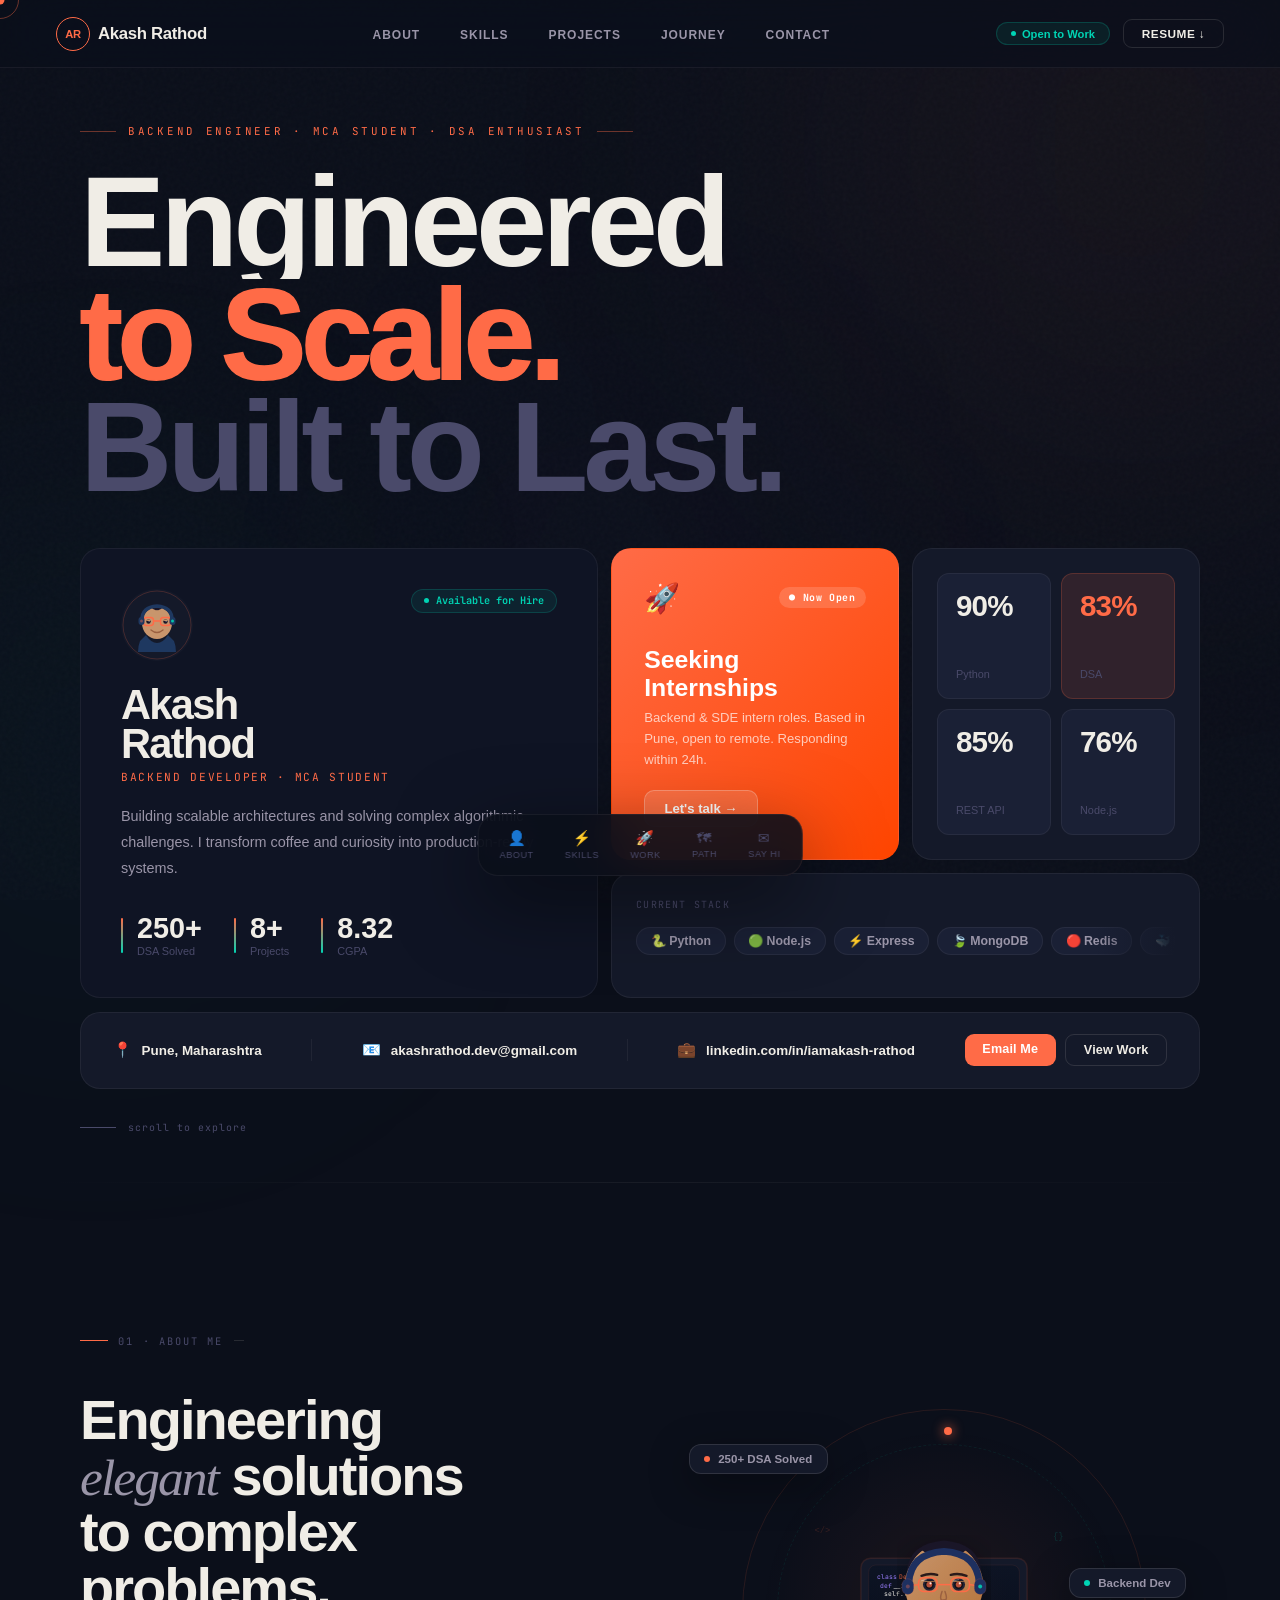
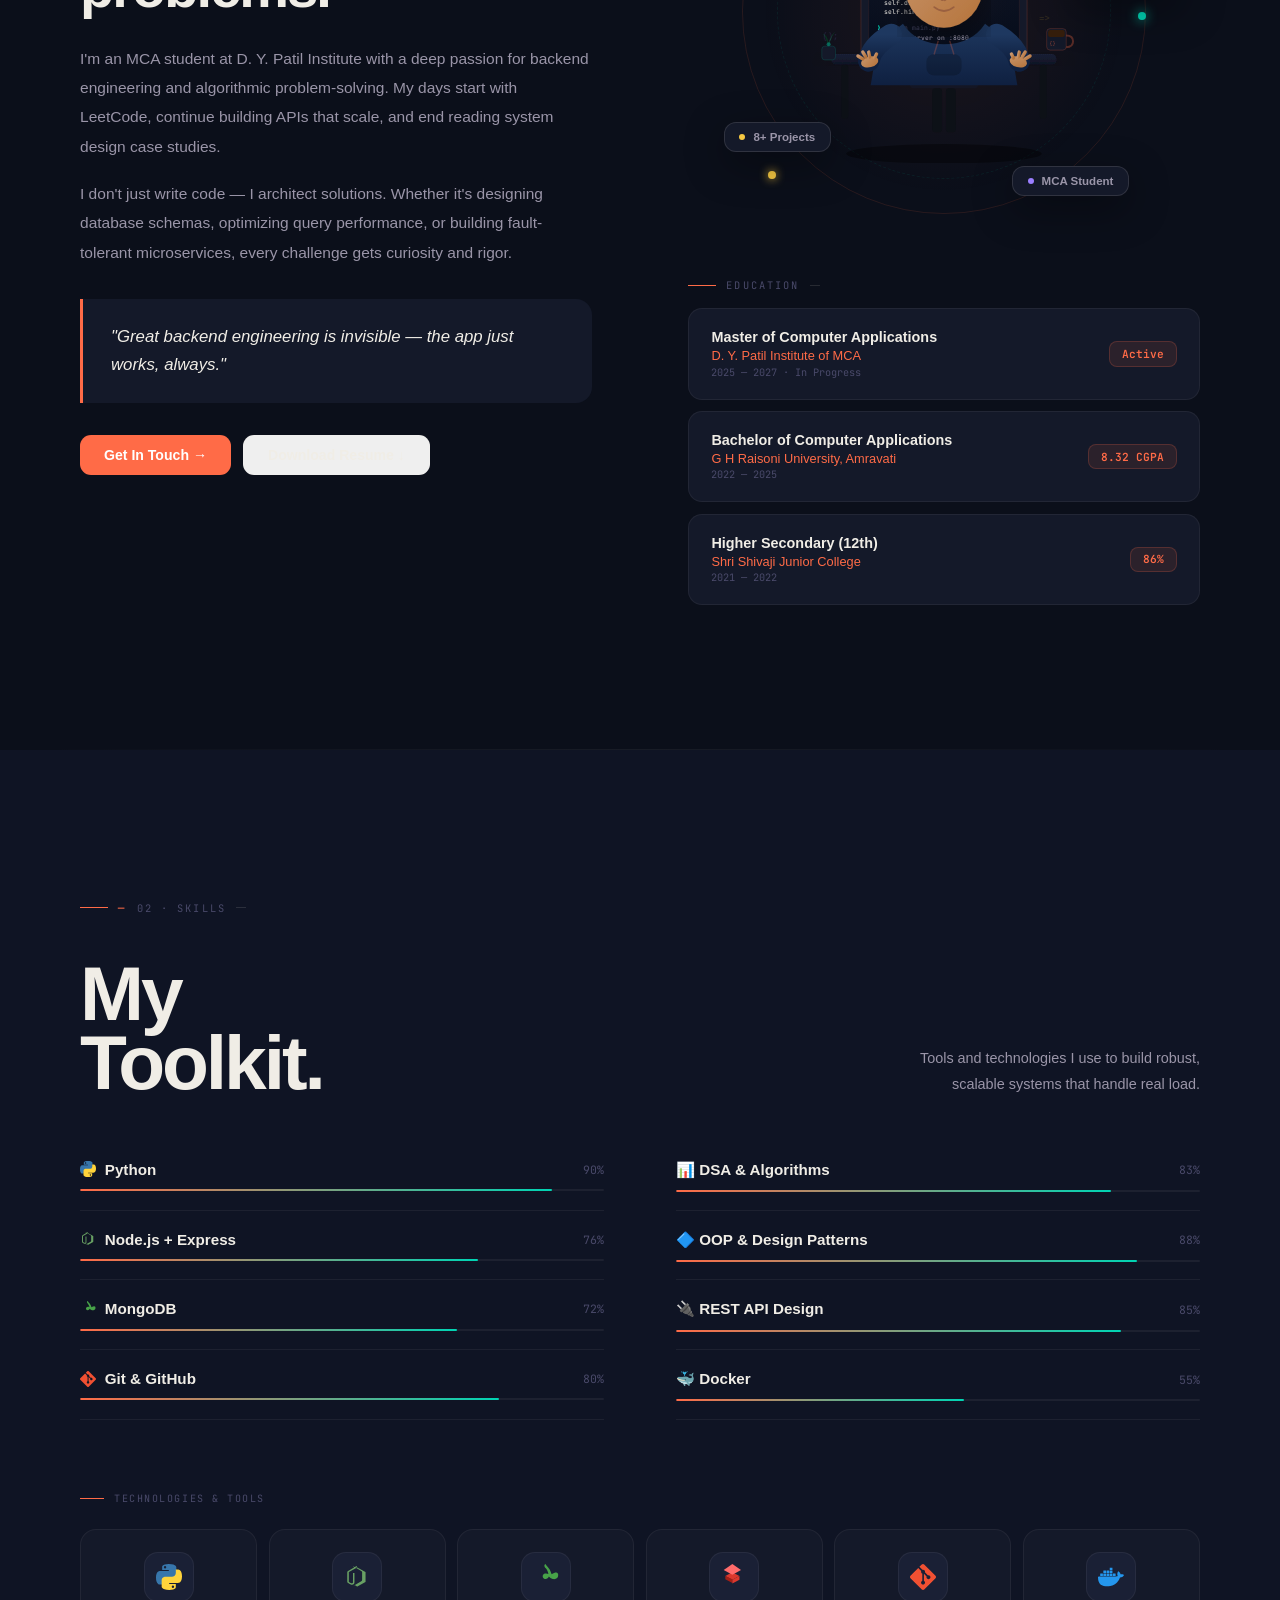
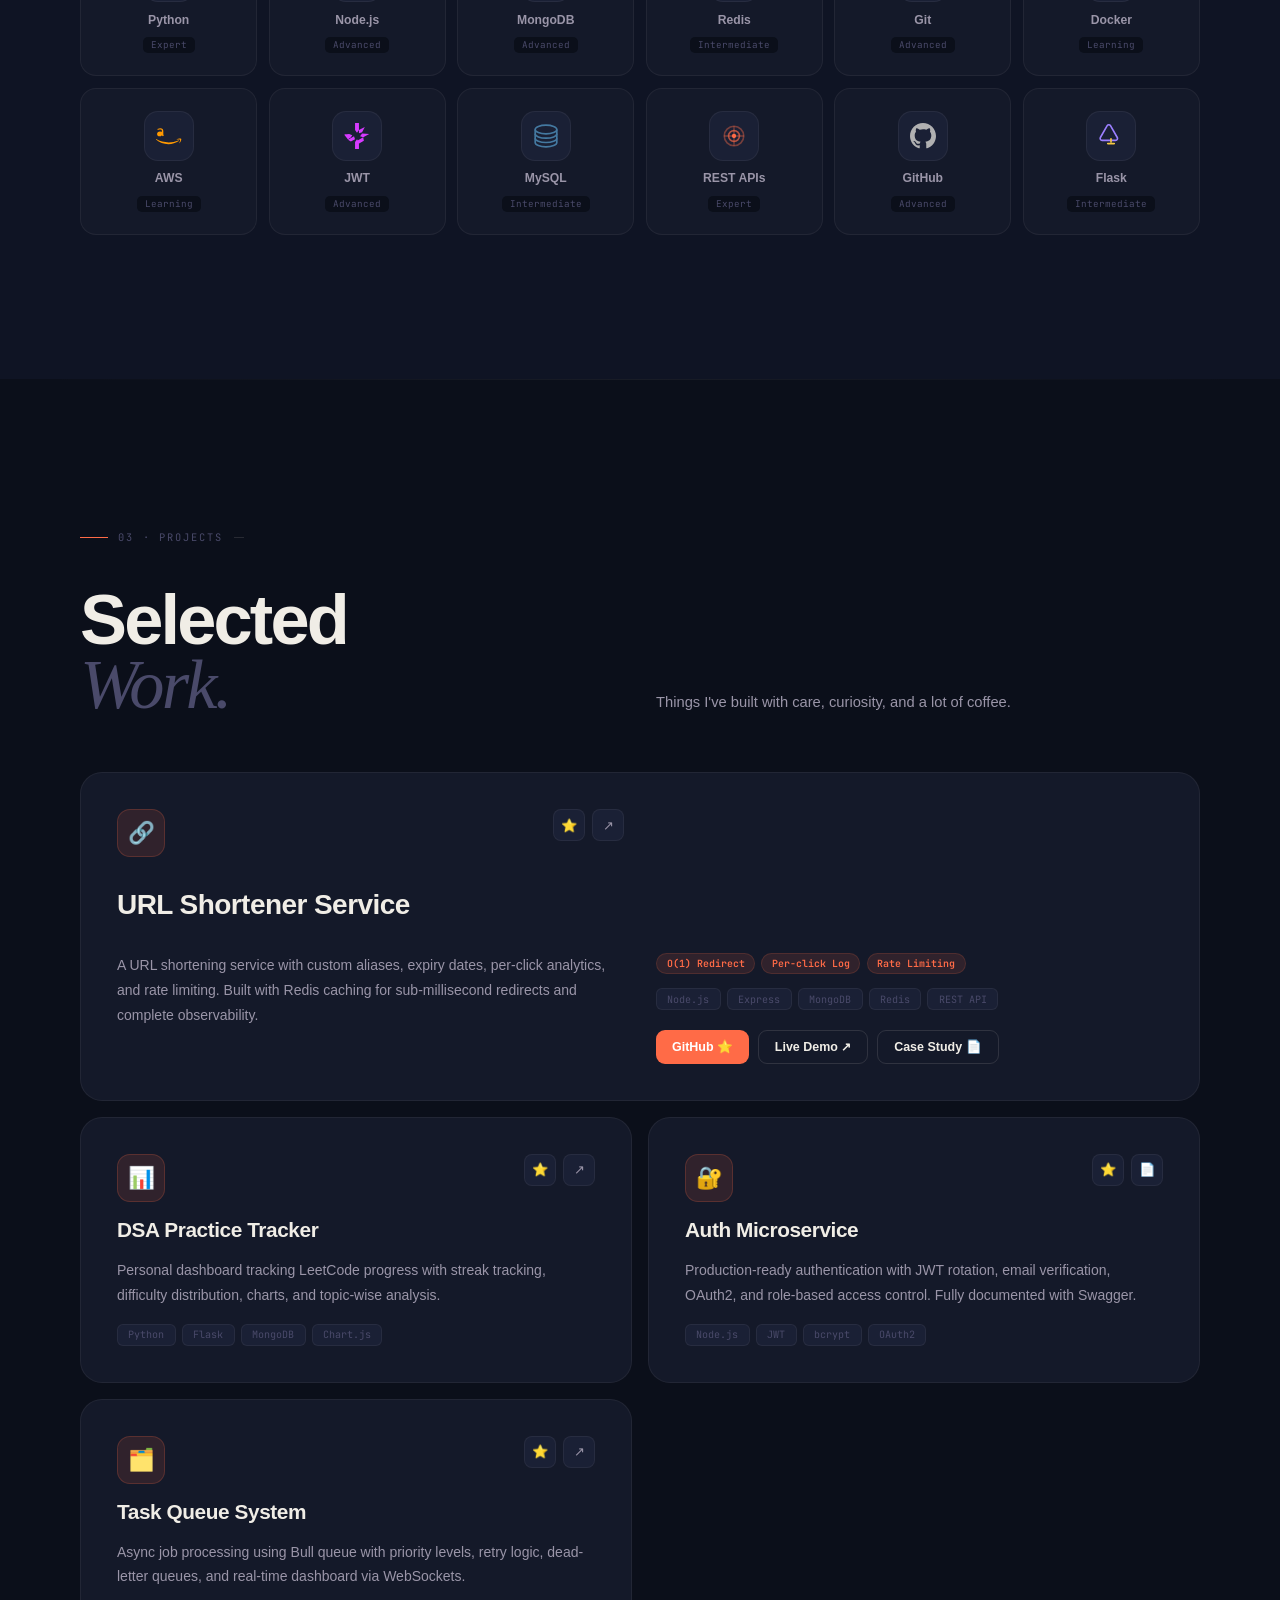
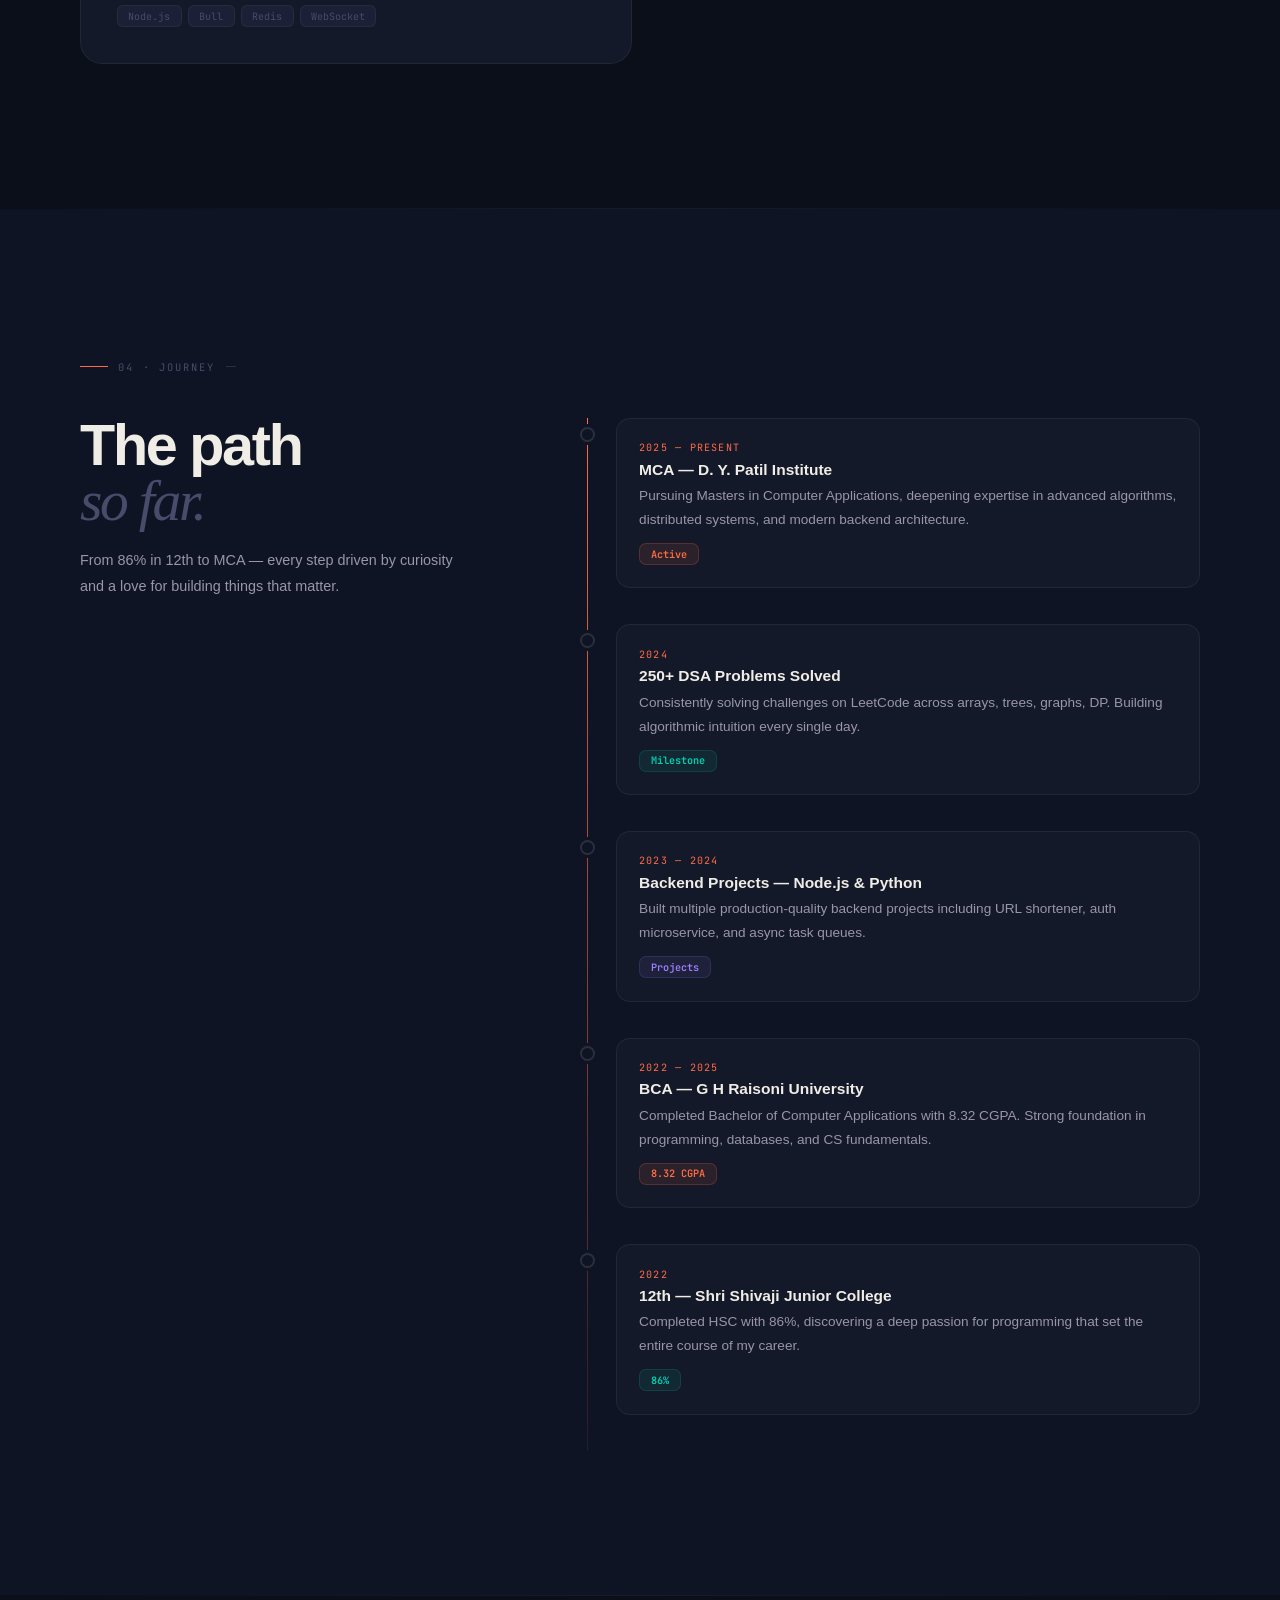
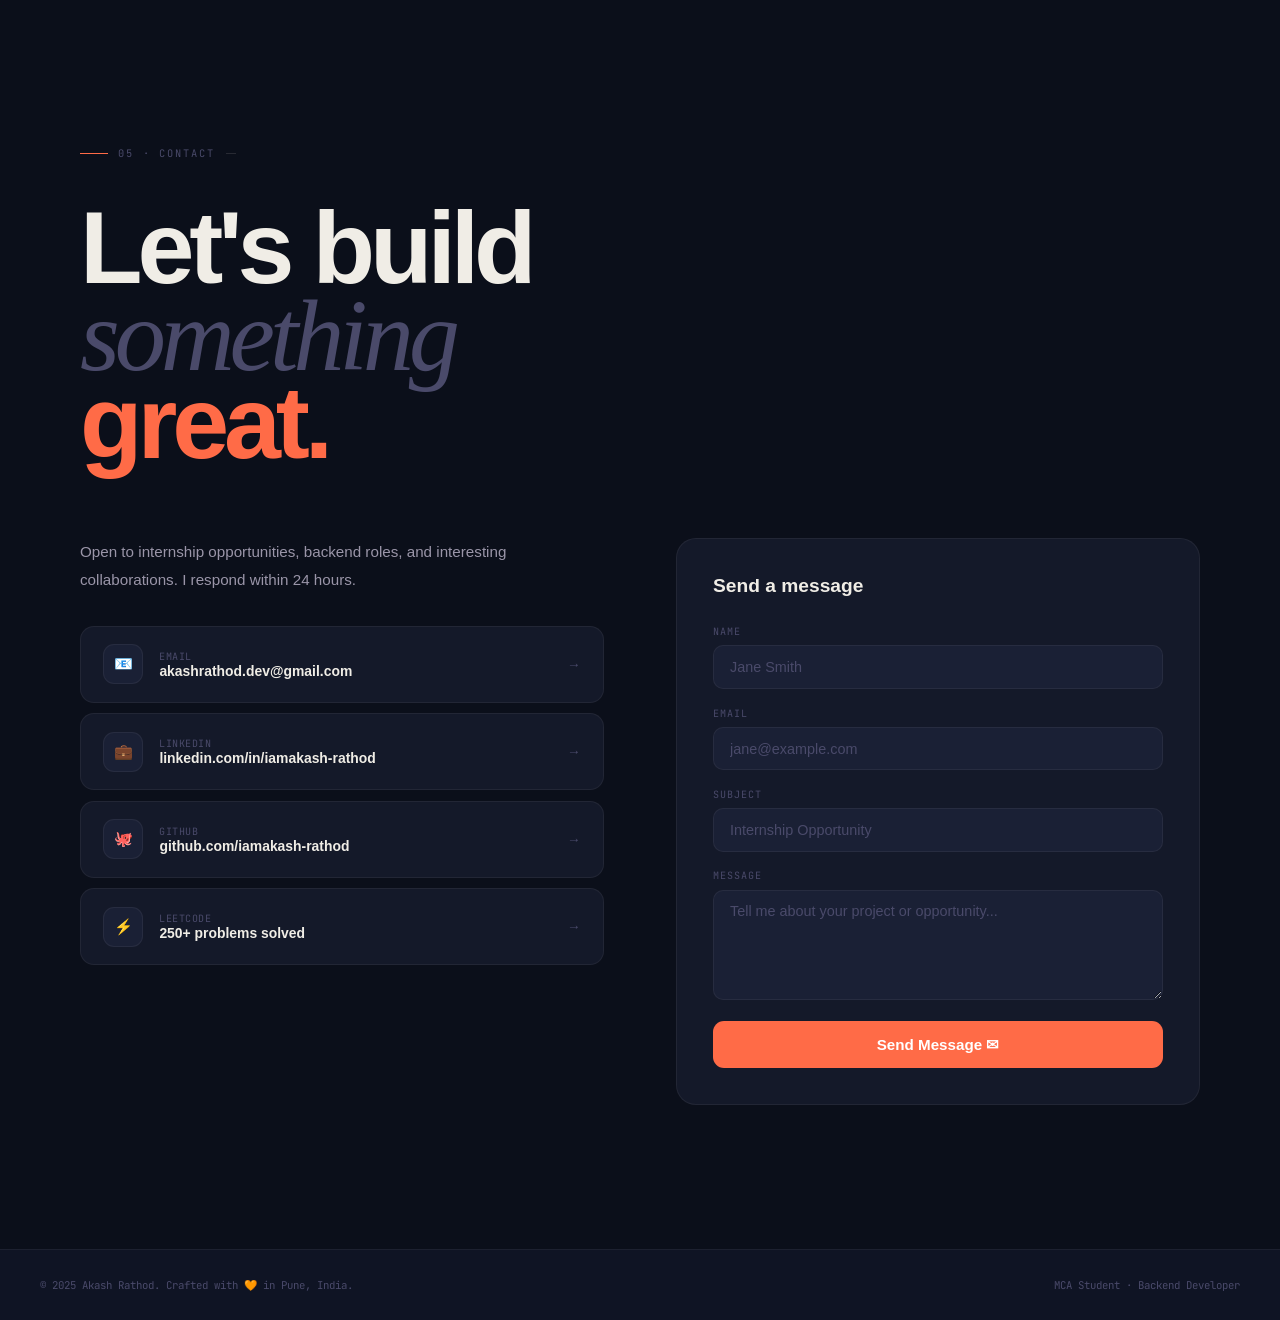
<file: index.html>
<!DOCTYPE html>
<html lang="en">
<head>
<meta charset="UTF-8"/>
<meta name="viewport" content="width=device-width,initial-scale=1.0"/>
<title>Akash Rathod — Backend Engineer</title>
<link rel="stylesheet" href="index.css">
<link rel="preconnect" href="https://fonts.googleapis.com"/>
<link href="https://fonts.googleapis.com/css2?family=Clash+Display:wght@400;500;600;700&family=Satoshi:wght@300;400;500;600;700;900&family=JetBrains+Mono:wght@300;400;500&display=swap" rel="stylesheet"/>
<link href="https://api.fontshare.com/v2/css?f[]=clash-display@400,500,600,700&f[]=satoshi@300,400,500,600,700,900&display=swap" rel="stylesheet"/>
 <style>

 </style>
</head>
<body>

<!-- LOADER -->
<div id="loader">
  <div class="l-mark" id="lmark">
    AKASH.DEV
    <div class="l-fill-text" id="lfillT">AKASH.DEV</div>
  </div>
  <div class="l-bar"><div class="l-prog" id="lpg"></div></div>
  <div class="l-sub" id="lsub">Loading...</div>
</div>

<!-- CURSOR -->
<div id="cur"></div>
<div id="curO"></div>

<!-- ATMOSPHERE -->
<div class="noise"></div>
<div class="glow-orb go1"></div>
<div class="glow-orb go2"></div>
<div class="glow-orb go3"></div>
<div id="prog"></div>

<!-- ══════ NAV ══════ -->
<nav>
  <div class="nav-logo">
    <div class="nl-ring">AR</div>
    Akash Rathod
  </div>
  <ul class="nav-links">
    <li><a href="#about">About</a></li>
    <li><a href="#skills">Skills</a></li>
    <li><a href="#projects">Projects</a></li>
    <li><a href="#journey">Journey</a></li>
    <li><a href="#contact">Contact</a></li>
  </ul>
  <div class="nav-right">
    <div class="avail-pill"><div class="avail-dot"></div>Open to Work</div>
    <button class="nav-resume" onclick="downloadResume()">Resume ↓</button>
    <div class="ham" onclick="toggleMob()"><span></span><span></span><span></span></div>
  </div>
</nav>
<div class="mob-nav" id="mnav">
  <a href="#about" onclick="closeMob()">About</a>
  <a href="#skills" onclick="closeMob()">Skills</a>
  <a href="#projects" onclick="closeMob()">Projects</a>
  <a href="#journey" onclick="closeMob()">Journey</a>
  <a href="#contact" onclick="closeMob()">Contact</a>
  <button onclick="downloadResume();closeMob()" style="background:var(--coral);color:#fff;border:none;border-radius:12px;padding:.85rem 1.5rem;font-family:'Satoshi',sans-serif;font-size:1rem;font-weight:700;cursor:pointer;margin-top:.5rem;text-align:left">Download Resume ↓</button>
</div>

<!-- ══════ DOCK ══════ -->
<div class="dock">
  <a href="#about" class="di"><span class="die">👤</span>About</a>
  <a href="#skills" class="di"><span class="die">⚡</span>Skills</a>
  <a href="#projects" class="di"><span class="die">🚀</span>Work</a>
  <a href="#journey" class="di"><span class="die">🗺</span>Path</a>
  <a href="#contact" class="di"><span class="die">✉</span>Say Hi</a>
</div>

<!-- ══════════════════════════════════
     HERO
══════════════════════════════════ -->
<section id="hero">
  <div class="hero-eyebrow">
    <span></span>
    Backend Engineer · MCA Student · DSA Enthusiast
    <span></span>
  </div>
  <h1 class="hero-hl">
    <span class="ln"><span>Engineered</span></span>
    <span class="ln"><span><span class="coral-word" data-text="to Scale.">to Scale.</span></span></span>
    <span class="ln"><span class="dim">Built to Last.</span></span>
  </h1>

  <!-- BENTO -->
  <div class="bento">

    <!-- Intro card -->
    <div class="bc bc-intro">
      <div class="intro-top">
        <!-- Animated Dev Avatar SVG -->
        <div class="intro-avatar">
          <svg width="72" height="72" viewBox="0 0 72 72" fill="none">
            <circle cx="36" cy="36" r="36" fill="#141929"/>
            <circle cx="36" cy="36" r="34" fill="none" stroke="rgba(255,107,71,0.2)" stroke-width="1"/>
            <!-- Face -->
            <ellipse cx="36" cy="34" rx="15" ry="16" fill="#C8956C"/>
            <!-- Hair -->
            <path d="M21 28 Q22 17 36 15 Q50 17 51 28 Q46 20 42 18 Q39 22 36 21 Q33 22 30 18 Q26 20 21 28Z" fill="#1A1628"/>
            <!-- Glasses -->
            <rect x="22.5" y="28.5" width="10" height="8" rx="3" fill="none" stroke="#FF6B47" stroke-width="1.5"/>
            <rect x="39.5" y="28.5" width="10" height="8" rx="3" fill="none" stroke="#FF6B47" stroke-width="1.5"/>
            <line x1="32.5" y1="32" x2="39.5" y2="32" stroke="#FF6B47" stroke-width="1.5"/>
            <line x1="22.5" y1="32" x2="19" y2="33" stroke="#FF6B47" stroke-width="1.2"/>
            <line x1="49.5" y1="32" x2="53" y2="33" stroke="#FF6B47" stroke-width="1.2"/>
            <!-- Eyes -->
            <circle cx="27.5" cy="32.5" r="2.2" fill="#1A1628"/>
            <circle cx="44.5" cy="32.5" r="2.2" fill="#1A1628"/>
            <circle cx="28.1" cy="31.8" r=".75" fill="white"/>
            <circle cx="45.1" cy="31.8" r=".75" fill="white"/>
            <!-- Smile -->
            <path d="M30 41 Q36 46 42 41" stroke="#9a6040" stroke-width="1.4" fill="none" stroke-linecap="round"/>
            <!-- Headphones -->
            <path d="M21 31 Q21 18 36 17 Q51 18 51 31" stroke="#1E3860" stroke-width="3.5" fill="none" stroke-linecap="round"/>
            <rect x="17.5" y="28" width="6" height="8" rx="3" fill="#1E3860"/>
            <rect x="48.5" y="28" width="6" height="8" rx="3" fill="#1E3860"/>
            <!-- LED on headphones -->
            <circle cx="20.5" cy="32" r="1.5" fill="#FF6B47"><animate attributeName="opacity" values="1;0.3;1" dur="2s" repeatCount="indefinite"/></circle>
            <circle cx="51.5" cy="32" r="1.5" fill="#00D4B4"><animate attributeName="opacity" values="1;0.3;1" dur="2s" begin="1s" repeatCount="indefinite"/></circle>
            <!-- Shirt/hoodie -->
            <path d="M19 52 Q17 57 17 63 L55 63 Q55 57 53 52 L47 46 Q42 54 36 54 Q30 54 25 46Z" fill="#1E3860"/>
            <!-- Blink -->
            <rect x="25.2" y="30.5" width="4.5" height="0" rx="2" fill="#C8956C">
              <animate attributeName="height" values="0;3.5;0" dur="4s" begin="2s" repeatCount="indefinite"/>
            </rect>
            <rect x="42.2" y="30.5" width="4.5" height="0" rx="2" fill="#C8956C">
              <animate attributeName="height" values="0;3.5;0" dur="4s" begin="2s" repeatCount="indefinite"/>
            </rect>
          </svg>
        </div>
        <div class="intro-badge"><div class="ib-dot"></div>Available for Hire</div>
      </div>
      <div>
        <div class="intro-name">Akash<br/>Rathod</div>
        <div class="intro-role">Backend Developer · MCA Student</div>
        <div class="intro-desc">Building scalable architectures and solving complex algorithmic challenges. I transform coffee and curiosity into production-ready systems.</div>
        <div class="intro-stats">
          <div class="is"><div class="is-n"><span class="counter" data-t="250">0</span>+</div><div class="is-l">DSA Solved</div></div>
          <div class="is"><div class="is-n"><span class="counter" data-t="8">0</span>+</div><div class="is-l">Projects</div></div>
          <div class="is"><div class="is-n">8.32</div><div class="is-l">CGPA</div></div>
        </div>
      </div>
    </div>

    <!-- Available card -->
    <div class="bc bc-avail">
      <div class="av-head">
        <div class="av-icon">🚀</div>
        <div class="av-chip">● Now Open</div>
      </div>
      <div>
        <div class="av-title">Seeking<br/>Internships</div>
        <div class="av-sub">Backend & SDE intern roles. Based in Pune, open to remote. Responding within 24h.</div>
        <a href="#contact" class="av-btn">Let's talk →</a>
      </div>
    </div>

    <!-- Stats card -->
    <div class="bc bc-stats">
      <div class="qst"><div class="qst-n">90%</div><div class="qst-l">Python</div></div>
      <div class="qst accent"><div class="qst-n">83%</div><div class="qst-l">DSA</div></div>
      <div class="qst"><div class="qst-n">85%</div><div class="qst-l">REST API</div></div>
      <div class="qst"><div class="qst-n">76%</div><div class="qst-l">Node.js</div></div>
    </div>

    <!-- Stack ticker -->
    <div class="bc bc-stack">
      <div class="st-label">Current Stack</div>
      <div class="ticker-wrap">
        <div class="ticker-row">
          <span class="tick">🐍 Python</span><span class="tick">🟢 Node.js</span><span class="tick">⚡ Express</span><span class="tick">🍃 MongoDB</span><span class="tick">🔴 Redis</span><span class="tick">🐳 Docker</span><span class="tick">☁️ AWS</span><span class="tick">🐙 Git</span><span class="tick">🔐 JWT</span><span class="tick">📐 REST API</span>
          <span class="tick">🐍 Python</span><span class="tick">🟢 Node.js</span><span class="tick">⚡ Express</span><span class="tick">🍃 MongoDB</span><span class="tick">🔴 Redis</span><span class="tick">🐳 Docker</span><span class="tick">☁️ AWS</span><span class="tick">🐙 Git</span><span class="tick">🔐 JWT</span><span class="tick">📐 REST API</span>
        </div>
      </div>
    </div>

    <!-- Contact strip -->
    <div class="bc bc-contact">
      <div class="ci"><span class="ci-ico">📍</span><div><strong>Pune, Maharashtra</strong></div></div>
      <div class="cdivide"></div>
      <div class="ci"><span class="ci-ico">📧</span><div><strong><a href="mailto:akashrathod.dev@gmail.com">akashrathod.dev@gmail.com</a></strong></div></div>
      <div class="cdivide"></div>
      <div class="ci"><span class="ci-ico">💼</span><div><strong>linkedin.com/in/iamakash-rathod</strong></div></div>
      <div class="ctas">
        <a href="mailto:akashrathod.dev@gmail.com" class="cbtn prim">Email Me</a>
        <a href="#projects" class="cbtn out">View Work</a>
      </div>
    </div>

  </div>
  <div class="scroll-hint"><div class="sh-line"></div>scroll to explore</div>
</section>

<div class="divider"></div>

<!-- ══════════════════════════════════
     ABOUT — WITH ILLUSTRATION
══════════════════════════════════ -->
<div id="about">
  <div class="about-wrap">
    <div class="sec-label">01 · About Me</div>
    <div class="about-grid">

      <!-- LEFT: text -->
      <div class="rvl">
        <h2 class="about-headline">Engineering<br/><em>elegant</em> solutions<br/>to complex problems.</h2>
        <p class="about-body">I'm an MCA student at D. Y. Patil Institute with a deep passion for backend engineering and algorithmic problem-solving. My days start with LeetCode, continue building APIs that scale, and end reading system design case studies.</p>
        <p class="about-body">I don't just write code — I architect solutions. Whether it's designing database schemas, optimizing query performance, or building fault-tolerant microservices, every challenge gets curiosity and rigor.</p>
        <div class="about-quote">
          <p>"Great backend engineering is invisible — the app just works, always."</p>
        </div>
        <div class="about-ctas">
          <a href="#contact" class="abtn prim">Get In Touch →</a>
          <button class="abtn sec" onclick="downloadResume()">Download Resume ↓</button>
        </div>
      </div>

      <!-- RIGHT: illustration + edu -->
      <div class="rvr">
        <!-- ANIMATED DEV ILLUSTRATION -->
        <div class="about-illustration">
          <div class="illus-bg"></div>
          <div class="illus-ring"></div>
          <div class="illus-ring2"></div>

          <!-- Orbit dots -->
          <div class="orb-dot od1"></div>
          <div class="orb-dot od2"></div>
          <div class="orb-dot od3"></div>

          <!-- Floating info chips -->
          <div class="chip-float cf1">
            <div class="chip-dot" style="background:#FF6B47"></div>
            250+ DSA Solved
          </div>
          <div class="chip-float cf2">
            <div class="chip-dot" style="background:#00D4B4"></div>
            Backend Dev
          </div>
          <div class="chip-float cf3">
            <div class="chip-dot" style="background:#F5C842"></div>
            8+ Projects
          </div>
          <div class="chip-float cf4">
            <div class="chip-dot" style="background:#9B7FFF"></div>
            MCA Student
          </div>

          <!-- Main SVG Illustration — Developer at workstation -->
          <div class="dev-svg-wrap">
            <svg viewBox="0 0 360 380" fill="none" xmlns="http://www.w3.org/2000/svg">
              <defs>
                <linearGradient id="deskG" x1="0" y1="0" x2="0" y2="1">
                  <stop offset="0%" stop-color="#1A2035"/>
                  <stop offset="100%" stop-color="#0F1424"/>
                </linearGradient>
                <linearGradient id="screenG" x1="0" y1="0" x2="0" y2="1">
                  <stop offset="0%" stop-color="#0d1424"/>
                  <stop offset="100%" stop-color="#060c1a"/>
                </linearGradient>
                <linearGradient id="shirtG" x1="0" y1="0" x2="0" y2="1">
                  <stop offset="0%" stop-color="#1E3860"/>
                  <stop offset="100%" stop-color="#0F2040"/>
                </linearGradient>
                <linearGradient id="skinG" x1="0" y1="0" x2="1" y2="1">
                  <stop offset="0%" stop-color="#C8956C"/>
                  <stop offset="100%" stop-color="#B5733A"/>
                </linearGradient>
                <filter id="devShadow">
                  <feDropShadow dx="0" dy="10" stdDeviation="20" flood-color="rgba(0,0,0,0.6)"/>
                </filter>
                <radialGradient id="screenGlow" cx="50%" cy="40%" r="60%">
                  <stop offset="0%" stop-color="rgba(255,107,71,0.06)"/>
                  <stop offset="100%" stop-color="transparent"/>
                </radialGradient>
              </defs>

              <!-- Shadow -->
              <ellipse cx="180" cy="370" rx="100" ry="10" fill="rgba(0,0,0,0.4)"/>

              <!-- CHAIR -->
              <rect x="145" y="295" width="70" height="8" rx="4" fill="#141929" opacity=".7"/>
              <rect x="168" y="303" width="10" height="45" rx="3" fill="#0d1117"/>
              <rect x="182" y="303" width="10" height="45" rx="3" fill="#0d1117"/>

              <!-- DESK -->
              <rect x="65" y="268" width="230" height="11" rx="5" fill="url(#deskG)" filter="url(#devShadow)"/>
              <rect x="75" y="279" width="7" height="55" rx="2.5" fill="#0d1117"/>
              <rect x="278" y="279" width="7" height="55" rx="2.5" fill="#0d1117"/>

              <!-- MONITOR BODY -->
              <rect x="95" y="170" width="170" height="108" rx="10" fill="#141929" stroke="rgba(255,107,71,0.12)" stroke-width="1.5"/>

              <!-- SCREEN -->
              <rect x="103" y="177" width="154" height="92" rx="7" fill="url(#screenG)"/>
              <rect x="103" y="177" width="154" height="92" rx="7" fill="url(#screenGlow)"/>

              <!-- Code lines on screen -->
              <g font-family="'JetBrains Mono',monospace" font-size="6.5">
                <text x="111" y="191" fill="#9B7FFF">class</text>
                <text x="134" y="191" fill="#FF6B47"> Developer</text>
                <text x="181" y="191" fill="#4A4A6A">:</text>
                <text x="115" y="200" fill="#9B7FFF">def</text>
                <text x="128" y="200" fill="#F0EDE6"> __init__</text>
                <text x="163" y="200" fill="#4A4A6A">(self):</text>
                <text x="119" y="209" fill="#F0EDE6">self.lang</text>
                <text x="151" y="209" fill="#4A4A6A"> = </text>
                <text x="160" y="209" fill="#00D4B4">"Python"</text>
                <text x="119" y="218" fill="#F0EDE6">self.dsa</text>
                <text x="149" y="218" fill="#4A4A6A"> = </text>
                <text x="157" y="218" fill="#F5C842">250</text>
                <text x="119" y="227" fill="#F0EDE6">self.hire</text>
                <text x="151" y="227" fill="#4A4A6A"> = </text>
                <text x="159" y="227" fill="#00D4B4">True</text>
                <!-- terminal line -->
                <text x="111" y="243" fill="#00D4B4">❯</text>
                <text x="119" y="243" fill="#4A4A6A">python main.py</text>
                <text x="111" y="254" fill="#9A95A8">Running server on :8080</text>
                <!-- cursor -->
                <rect x="111" y="260" width="5" height="7" rx="1" fill="#FF6B47">
                  <animate attributeName="opacity" values="1;0;1" dur="1s" repeatCount="indefinite"/>
                </rect>
              </g>

              <!-- Screen border glow -->
              <rect x="103" y="177" width="154" height="92" rx="7" fill="none" stroke="rgba(255,107,71,0.08)" stroke-width="1"/>

              <!-- Monitor stand -->
              <rect x="175" y="278" width="10" height="12" rx="2" fill="#141929"/>
              <rect x="163" y="288" width="34" height="4" rx="2" fill="#1A2035"/>

              <!-- KEYBOARD -->
              <rect x="115" y="263" width="130" height="7" rx="3" fill="#141929" stroke="rgba(255,107,71,0.08)" stroke-width="1"/>
              <g fill="#1A2035">
                <rect x="118" y="264.5" width="7" height="3.5" rx="1"/>
                <rect x="127" y="264.5" width="7" height="3.5" rx="1"/>
                <rect x="136" y="264.5" width="7" height="3.5" rx="1"/>
                <rect x="145" y="264.5" width="7" height="3.5" rx="1"/>
                <rect x="154" y="264.5" width="7" height="3.5" rx="1"/>
                <rect x="163" y="264.5" width="7" height="3.5" rx="1"/>
                <rect x="172" y="264.5" width="7" height="3.5" rx="1"/>
                <rect x="181" y="264.5" width="7" height="3.5" rx="1"/>
                <rect x="190" y="264.5" width="7" height="3.5" rx="1"/>
                <rect x="199" y="264.5" width="7" height="3.5" rx="1"/>
                <rect x="208" y="264.5" width="7" height="3.5" rx="1"/>
                <rect x="217" y="264.5" width="7" height="3.5" rx="1"/>
                <rect x="136" y="268.5" width="48" height="2.5" rx="1"/>
              </g>

              <!-- BODY / HOODIE -->
              <path d="M128 245 Q115 252 110 270 L105 300 L255 300 L250 270 Q245 252 232 245 L222 237 Q208 258 180 258 Q152 258 138 237 Z" fill="url(#shirtG)"/>
              <!-- Hoodie pocket -->
              <rect x="162" y="268" width="36" height="22" rx="8" fill="rgba(0,0,0,0.2)"/>
              <!-- Strings -->
              <line x1="174" y1="255" x2="170" y2="268" stroke="rgba(255,107,71,0.25)" stroke-width="1.5" stroke-linecap="round"/>
              <line x1="186" y1="255" x2="190" y2="268" stroke="rgba(255,107,71,0.25)" stroke-width="1.5" stroke-linecap="round"/>

              <!-- LEFT ARM -->
              <path d="M126 248 Q106 260 103 275" stroke="url(#shirtG)" stroke-width="22" stroke-linecap="round" fill="none"/>
              <ellipse cx="104" cy="276" rx="9" ry="5.5" fill="url(#skinG)" transform="rotate(-15 104 276)"/>
              <line x1="97" y1="273" x2="92" y2="270" stroke="url(#skinG)" stroke-width="3.5" stroke-linecap="round"/>
              <line x1="100" y1="271" x2="97" y2="266" stroke="url(#skinG)" stroke-width="3.5" stroke-linecap="round"/>
              <line x1="104" y1="271" x2="103" y2="266" stroke="url(#skinG)" stroke-width="3.5" stroke-linecap="round"/>
              <line x1="109" y1="272" x2="111" y2="268" stroke="url(#skinG)" stroke-width="3.5" stroke-linecap="round"/>

              <!-- RIGHT ARM -->
              <path d="M234 248 Q254 260 257 275" stroke="url(#shirtG)" stroke-width="22" stroke-linecap="round" fill="none"/>
              <ellipse cx="256" cy="276" rx="9" ry="5.5" fill="url(#skinG)" transform="rotate(15 256 276)"/>
              <line x1="263" y1="273" x2="268" y2="270" stroke="url(#skinG)" stroke-width="3.5" stroke-linecap="round"/>
              <line x1="260" y1="271" x2="263" y2="266" stroke="url(#skinG)" stroke-width="3.5" stroke-linecap="round"/>
              <line x1="256" y1="271" x2="257" y2="266" stroke="url(#skinG)" stroke-width="3.5" stroke-linecap="round"/>
              <line x1="251" y1="272" x2="249" y2="268" stroke="url(#skinG)" stroke-width="3.5" stroke-linecap="round"/>

              <!-- NECK -->
              <rect x="170" y="222" width="20" height="18" rx="7" fill="url(#skinG)"/>

              <!-- HEAD -->
              <ellipse cx="180" cy="198" rx="40" ry="43" fill="url(#skinG)" filter="url(#devShadow)"/>

              <!-- HAIR -->
              <path d="M142 184 Q144 155 180 152 Q216 155 218 184 Q209 165 202 162 Q196 168 180 166 Q164 168 158 162 Q151 165 142 184Z" fill="#1A1628"/>

              <!-- EYES -->
              <circle cx="165" cy="197" r="6.5" fill="#1a2035"/>
              <circle cx="165" cy="197" r="4.5" fill="#080c14"/>
              <circle cx="165" cy="197" r="3" fill="#FF6B47" opacity=".7"/>
              <circle cx="166.2" cy="195.7" r="1.1" fill="white" opacity=".9"/>
              <circle cx="195" cy="197" r="6.5" fill="#1a2035"/>
              <circle cx="195" cy="197" r="4.5" fill="#080c14"/>
              <circle cx="195" cy="197" r="3" fill="#FF6B47" opacity=".7"/>
              <circle cx="196.2" cy="195.7" r="1.1" fill="white" opacity=".9"/>

              <!-- Blink -->
              <rect x="158" y="193.5" width="14" height="0" rx="4" fill="url(#skinG)">
                <animate attributeName="height" values="0;7;0" dur="5s" begin="2.5s" repeatCount="indefinite"/>
              </rect>
              <rect x="188" y="193.5" width="14" height="0" rx="4" fill="url(#skinG)">
                <animate attributeName="height" values="0;7;0" dur="5s" begin="2.5s" repeatCount="indefinite"/>
              </rect>

              <!-- Eyebrows -->
              <path d="M157 188 Q165 185 173 187" stroke="#2A1A1A" stroke-width="2.5" stroke-linecap="round" fill="none"/>
              <path d="M187 187 Q195 185 203 188" stroke="#2A1A1A" stroke-width="2.5" stroke-linecap="round" fill="none"/>

              <!-- Nose -->
              <path d="M178 204 Q175 212 178 213 Q181 212 181 213 Q184 212 181 204" stroke="#9a6040" stroke-width="1.5" fill="none" stroke-linecap="round"/>

              <!-- Smile -->
              <path d="M170 220 Q180 228 190 220" stroke="#9a6040" stroke-width="1.8" fill="none" stroke-linecap="round"/>

              <!-- GLASSES (coral frames) -->
              <rect x="154" y="190" width="19" height="14" rx="5" fill="rgba(255,107,71,0.04)" stroke="#FF6B47" stroke-width="1.5"/>
              <rect x="187" y="190" width="19" height="14" rx="5" fill="rgba(255,107,71,0.04)" stroke="#FF6B47" stroke-width="1.5"/>
              <line x1="173" y1="197" x2="187" y2="197" stroke="#FF6B47" stroke-width="1.5"/>
              <line x1="154" y1="197" x2="147" y2="198" stroke="#FF6B47" stroke-width="1.5"/>
              <line x1="206" y1="197" x2="213" y2="198" stroke="#FF6B47" stroke-width="1.5"/>
              <!-- Lens gleam -->
              <line x1="157" y1="193" x2="162" y2="192" stroke="rgba(255,255,255,0.35)" stroke-width="1" stroke-linecap="round"/>
              <line x1="190" y1="193" x2="195" y2="192" stroke="rgba(255,255,255,0.35)" stroke-width="1" stroke-linecap="round"/>

              <!-- HEADPHONES -->
              <path d="M144 195 Q146 165 180 163 Q214 165 216 195" stroke="#1E3060" stroke-width="7" fill="none" stroke-linecap="round"/>
              <rect x="137" y="191" width="12" height="16" rx="6" fill="#1E3060" stroke="rgba(255,107,71,0.15)" stroke-width="1"/>
              <rect x="211" y="191" width="12" height="16" rx="6" fill="#1E3060" stroke="rgba(255,107,71,0.15)" stroke-width="1"/>
              <circle cx="143" cy="199" r="2" fill="#FF6B47"><animate attributeName="opacity" values="1;0.2;1" dur="2s" repeatCount="indefinite"/></circle>
              <circle cx="217" cy="199" r="2" fill="#00D4B4"><animate attributeName="opacity" values="1;0.2;1" dur="2s" begin="1s" repeatCount="indefinite"/></circle>

              <!-- COFFEE on desk -->
              <g transform="translate(285 242)">
                <rect x="0" y="0" width="20" height="22" rx="3.5" fill="#141929" stroke="rgba(255,107,71,0.2)" stroke-width="1"/>
                <path d="M20 7 Q27 7 27 13 Q27 19 20 19" stroke="rgba(255,107,71,0.3)" stroke-width="2" fill="none"/>
                <rect x="1.5" y="1.5" width="17" height="7" rx="2" fill="#3D1F05" opacity=".8"/>
                <text x="3" y="17" font-family="monospace" font-size="5" fill="#FF6B47" opacity=".5">{}</text>
                <!-- steam -->
                <path d="M6 -4 Q7 -9 6 -13" stroke="rgba(255,255,255,0.12)" stroke-width="1.5" fill="none" stroke-linecap="round">
                  <animate attributeName="opacity" values="0;0.3;0" dur="2.5s" repeatCount="indefinite"/>
                </path>
                <path d="M11 -5 Q12 -10 11 -15" stroke="rgba(255,255,255,0.1)" stroke-width="1.5" fill="none" stroke-linecap="round">
                  <animate attributeName="opacity" values="0;0.25;0" dur="2.5s" begin=".7s" repeatCount="indefinite"/>
                </path>
              </g>

              <!-- PLANT -->
              <g transform="translate(52 240)">
                <rect x="3" y="20" width="14" height="14" rx="3" fill="#141929" stroke="rgba(0,212,180,0.15)" stroke-width="1"/>
                <path d="M10 20 Q7 11 4 7 Q9 9 10 17" fill="#0A3020"/>
                <path d="M10 20 Q13 9 17 5 Q12 9 10 17" fill="#0D4028"/>
                <circle cx="10" cy="18" r="2" fill="#00D4B4" opacity=".4"><animate attributeName="r" values="2;2.5;2" dur="3s" repeatCount="indefinite"/></circle>
              </g>

              <!-- Floating code bits -->
              <g font-family="monospace" font-size="9" opacity=".18">
                <text x="45" y="155" fill="#FF6B47"><animateTransform attributeName="transform" type="translate" values="0,0;3,-12;0,0" dur="5s" repeatCount="indefinite"/>&lt;/&gt;</text>
                <text x="295" y="160" fill="#00D4B4"><animateTransform attributeName="transform" type="translate" values="0,0;-4,-10;0,0" dur="4s" begin="1s" repeatCount="indefinite"/>{}</text>
                <text x="55" y="255" fill="#9B7FFF"><animateTransform attributeName="transform" type="translate" values="0,0;2,-8;0,0" dur="6s" begin="2s" repeatCount="indefinite"/>();</text>
                <text x="280" y="240" fill="#F5C842"><animateTransform attributeName="transform" type="translate" values="0,0;-3,-6;0,0" dur="4.5s" begin=".5s" repeatCount="indefinite"/>=&gt;</text>
              </g>
            </svg>
          </div>
        </div>

        <!-- EDUCATION -->
        <div class="sec-label" style="margin-bottom:1rem">Education</div>
        <div class="edu-list">
          <div class="edu-card">
            <div>
              <div class="edu-deg">Master of Computer Applications</div>
              <div class="edu-sch">D. Y. Patil Institute of MCA</div>
              <div class="edu-yr">2025 — 2027 · In Progress</div>
            </div>
            <div class="edu-badge">Active</div>
          </div>
          <div class="edu-card">
            <div>
              <div class="edu-deg">Bachelor of Computer Applications</div>
              <div class="edu-sch">G H Raisoni University, Amravati</div>
              <div class="edu-yr">2022 — 2025</div>
            </div>
            <div class="edu-badge">8.32 CGPA</div>
          </div>
          <div class="edu-card">
            <div>
              <div class="edu-deg">Higher Secondary (12th)</div>
              <div class="edu-sch">Shri Shivaji Junior College</div>
              <div class="edu-yr">2021 — 2022</div>
            </div>
            <div class="edu-badge">86%</div>
          </div>
        </div>
      </div>
    </div>
  </div>
</div>

<div class="divider"></div>

<!-- ══════════════════════════════════
     SKILLS
══════════════════════════════════ -->
<section id="skills">
  <div class="skills-wrap">
    <div class="sec-label" style="color:var(--ink3)"><span style="color:var(--coral)">─</span> 02 · Skills</div>
    <div class="skills-header rv">
      <div class="sk-title">My<br/>Toolkit.</div>
      <div class="sk-sub">Tools and technologies I use to build robust, scalable systems that handle real load.</div>
    </div>

    <!-- Bars -->
    <div class="bars rv">
      <div class="bar-item"><div class="bar-top"><div class="bar-name"><svg viewBox="0 0 24 24" width="16" height="16"><path d="M11.77 0C5.33 0 5.7 2.77 5.7 2.77l.01 2.87h6.14v.86H3.63S0 6.1 0 12.6s3.6 6.27 3.6 6.27H5.7v-3.02s-.11-3.6 3.54-3.6h6.1s3.43.06 3.43-3.31V3.36S19.34 0 11.77 0zm-3.4 1.94a1.1 1.1 0 110 2.2 1.1 1.1 0 010-2.2z" fill="#3776AB"/><path d="M12.23 24c6.44 0 6.07-2.77 6.07-2.77l-.01-2.87h-6.14v-.86h8.22S24 17.9 24 11.4s-3.6-6.27-3.6-6.27H18.3v3.02s.11 3.6-3.54 3.6h-6.1S5.23 11.69 5.23 15.06v5.58S4.66 24 12.23 24zm3.4-1.94a1.1 1.1 0 110-2.2 1.1 1.1 0 010 2.2z" fill="#FFD43B"/></svg>Python</div><div class="bar-pct">90%</div></div><div class="bar-track"><div class="bar-fill" data-w="90"></div></div></div>
      <div class="bar-item"><div class="bar-top"><div class="bar-name">📊 DSA & Algorithms</div><div class="bar-pct">83%</div></div><div class="bar-track"><div class="bar-fill" data-w="83"></div></div></div>
      <div class="bar-item"><div class="bar-top"><div class="bar-name"><svg viewBox="0 0 24 24" width="16" height="16"><path d="M12 1.85c-.27 0-.55.07-.78.2l-7.44 4.3c-.48.28-.78.8-.78 1.36v8.58c0 .56.3 1.08.78 1.36l1.95 1.12c.95.46 1.27.47 1.71.47 1.4 0 2.21-.85 2.21-2.33V8.44c0-.12-.1-.22-.22-.22H8.5c-.13 0-.22.1-.22.22v8.47c0 .66-.68 1.31-1.77.76L4.6 16.5a.26.26 0 01-.13-.22V7.71c0-.09.04-.17.13-.22l7.44-4.29c.08-.05.2-.05.28 0l7.44 4.29c.08.05.13.13.13.22v8.58c0 .08-.05.17-.13.22l-7.44 4.29c-.08.04-.2.04-.28 0L10.2 19.7c-.08-.04-.17-.04-.24 0-.68.38-.82.44-1.46.62l7.44-4.29c.48-.28.78-.8.78-1.36V7.71c0-.56-.3-1.08-.78-1.36l-7.44-4.3A1.56 1.56 0 0012 1.85z" fill="#68A063"/></svg>Node.js + Express</div><div class="bar-pct">76%</div></div><div class="bar-track"><div class="bar-fill" data-w="76"></div></div></div>
      <div class="bar-item"><div class="bar-top"><div class="bar-name">🔷 OOP & Design Patterns</div><div class="bar-pct">88%</div></div><div class="bar-track"><div class="bar-fill" data-w="88"></div></div></div>
      <div class="bar-item"><div class="bar-top"><div class="bar-name"><svg viewBox="0 0 24 24" width="16" height="16"><path d="M17.193 9.555c-1.264-5.58-4.252-7.243-4.672-8.03-.566-1.1-.756-1.479-1.283-1.35-.22.053-.438.31-.511.43-.785 1.233.38 2.516 1.124 3.4 1.285 1.51 2.062 3.327 2.37 5.29-1.264-.77-2.52-.65-3.283-.42-.63.19-1.34.62-1.72 1.3-.427.77-.34 1.71.107 2.42.465.73 1.37 1.15 2.24 1.17 1.33.033 2.55-.9 3.1-2.22.79 1.04 2 1.95 3.48 2.3 1.026.24 2.057.2 2.96-.17 1.12-.45 1.84-1.42 2.06-2.6.63-3.47-1.84-4.39-5.97-1.53z" fill="#47A248"/></svg>MongoDB</div><div class="bar-pct">72%</div></div><div class="bar-track"><div class="bar-fill" data-w="72"></div></div></div>
      <div class="bar-item"><div class="bar-top"><div class="bar-name">🔌 REST API Design</div><div class="bar-pct">85%</div></div><div class="bar-track"><div class="bar-fill" data-w="85"></div></div></div>
      <div class="bar-item"><div class="bar-top"><div class="bar-name"><svg viewBox="0 0 24 24" width="16" height="16"><path d="M23.546 10.93L13.067.452c-.604-.603-1.582-.603-2.188 0L8.708 2.627l2.76 2.76c.645-.215 1.379-.07 1.889.441.516.515.658 1.258.438 1.9l2.658 2.66c.645-.223 1.387-.078 1.9.435.721.72.721 1.884 0 2.604-.719.719-1.881.719-2.6 0-.539-.541-.674-1.337-.404-1.996L12.86 8.955v6.525c.176.086.342.203.488.348.713.721.713 1.883 0 2.6-.719.721-1.889.721-2.609 0-.719-.719-.719-1.879 0-2.598.182-.18.387-.316.605-.406V8.835c-.217-.091-.424-.222-.6-.401-.545-.545-.676-1.342-.396-2.009L7.636 3.7.45 10.881c-.6.605-.6 1.584 0 2.189l10.48 10.477c.604.604 1.582.604 2.186 0l10.43-10.43c.605-.603.605-1.582 0-2.187" fill="#F05032"/></svg>Git & GitHub</div><div class="bar-pct">80%</div></div><div class="bar-track"><div class="bar-fill" data-w="80"></div></div></div>
      <div class="bar-item"><div class="bar-top"><div class="bar-name">🐳 Docker</div><div class="bar-pct">55%</div></div><div class="bar-track"><div class="bar-fill" data-w="55"></div></div></div>
    </div>

    <!-- Tech Grid -->
    <div class="tech-label rv">Technologies & Tools</div>
    <div class="tech-grid rv">
      <div class="tcard" style="--tc-color:#3776AB"><div class="tc-icon"><svg viewBox="0 0 24 24" width="26" height="26"><path d="M11.77 0C5.33 0 5.7 2.77 5.7 2.77l.01 2.87h6.14v.86H3.63S0 6.1 0 12.6s3.6 6.27 3.6 6.27H5.7v-3.02s-.11-3.6 3.54-3.6h6.1s3.43.06 3.43-3.31V3.36S19.34 0 11.77 0zm-3.4 1.94a1.1 1.1 0 110 2.2 1.1 1.1 0 010-2.2z" fill="#3776AB"/><path d="M12.23 24c6.44 0 6.07-2.77 6.07-2.77l-.01-2.87h-6.14v-.86h8.22S24 17.9 24 11.4s-3.6-6.27-3.6-6.27H18.3v3.02s.11 3.6-3.54 3.6h-6.1S5.23 11.69 5.23 15.06v5.58S4.66 24 12.23 24zm3.4-1.94a1.1 1.1 0 110-2.2 1.1 1.1 0 010 2.2z" fill="#FFD43B"/></svg></div><div class="tc-name">Python</div><div class="tc-lvl">Expert</div></div>

      <div class="tcard" style="--tc-color:#68A063"><div class="tc-icon"><svg viewBox="0 0 24 24" width="26" height="26"><path d="M12 1.85c-.27 0-.55.07-.78.2l-7.44 4.3c-.48.28-.78.8-.78 1.36v8.58c0 .56.3 1.08.78 1.36l1.95 1.12c.95.46 1.27.47 1.71.47 1.4 0 2.21-.85 2.21-2.33V8.44c0-.12-.1-.22-.22-.22H8.5c-.13 0-.22.1-.22.22v8.47c0 .66-.68 1.31-1.77.76L4.6 16.5a.26.26 0 01-.13-.22V7.71c0-.09.04-.17.13-.22l7.44-4.29c.08-.05.2-.05.28 0l7.44 4.29c.08.05.13.13.13.22v8.58c0 .08-.05.17-.13.22l-7.44 4.29c-.08.04-.2.04-.28 0L10.2 19.7c-.08-.04-.17-.04-.24 0-.68.38-.82.44-1.46.62l7.44-4.29c.48-.28.78-.8.78-1.36V7.71c0-.56-.3-1.08-.78-1.36l-7.44-4.3A1.56 1.56 0 0012 1.85z" fill="#68A063"/></svg></div><div class="tc-name">Node.js</div><div class="tc-lvl">Advanced</div></div>

      <div class="tcard" style="--tc-color:#47A248"><div class="tc-icon"><svg viewBox="0 0 24 24" width="26" height="26"><path d="M17.193 9.555c-1.264-5.58-4.252-7.243-4.672-8.03-.566-1.1-.756-1.479-1.283-1.35-.22.053-.438.31-.511.43-.785 1.233.38 2.516 1.124 3.4 1.285 1.51 2.062 3.327 2.37 5.29-1.264-.77-2.52-.65-3.283-.42-.63.19-1.34.62-1.72 1.3-.427.77-.34 1.71.107 2.42.465.73 1.37 1.15 2.24 1.17 1.33.033 2.55-.9 3.1-2.22.79 1.04 2 1.95 3.48 2.3 1.026.24 2.057.2 2.96-.17 1.12-.45 1.84-1.42 2.06-2.6.63-3.47-1.84-4.39-5.97-1.53z" fill="#47A248"/></svg></div><div class="tc-name">MongoDB</div><div class="tc-lvl">Advanced</div></div>

      <div class="tcard" style="--tc-color:#DC382D"><div class="tc-icon"><svg viewBox="0 0 24 24" width="26" height="26"><path d="M10.5 7.5L4 11l6.5 3.5 6.5-3.5L10.5 7.5z" fill="#DC382D"/><path d="M4 11v3l6.5 3.5V14L4 11z" fill="#A51F16"/><path d="M10.5 14.5V18L17 14.5V11l-6.5 3.5z" fill="#DC382D"/><path d="M2.5 5.5L10.5 0 18.5 5.5l-8 4.5-8-4.5z" fill="#FF6B6B"/></svg></div><div class="tc-name">Redis</div><div class="tc-lvl">Intermediate</div></div>

      <div class="tcard" style="--tc-color:#F05032"><div class="tc-icon"><svg viewBox="0 0 24 24" width="26" height="26"><path d="M23.546 10.93L13.067.452c-.604-.603-1.582-.603-2.188 0L8.708 2.627l2.76 2.76c.645-.215 1.379-.07 1.889.441.516.515.658 1.258.438 1.9l2.658 2.66c.645-.223 1.387-.078 1.9.435.721.72.721 1.884 0 2.604-.719.719-1.881.719-2.6 0-.539-.541-.674-1.337-.404-1.996L12.86 8.955v6.525c.176.086.342.203.488.348.713.721.713 1.883 0 2.6-.719.721-1.889.721-2.609 0-.719-.719-.719-1.879 0-2.598.182-.18.387-.316.605-.406V8.835c-.217-.091-.424-.222-.6-.401-.545-.545-.676-1.342-.396-2.009L7.636 3.7.45 10.881c-.6.605-.6 1.584 0 2.189l10.48 10.477c.604.604 1.582.604 2.186 0l10.43-10.43c.605-.603.605-1.582 0-2.187" fill="#F05032"/></svg></div><div class="tc-name">Git</div><div class="tc-lvl">Advanced</div></div>

      <div class="tcard" style="--tc-color:#2496ED"><div class="tc-icon"><svg viewBox="0 0 24 24" width="26" height="26"><path d="M13.983 11.078h2.119a.186.186 0 00.186-.185V9.006a.186.186 0 00-.186-.186h-2.119a.185.185 0 00-.185.185v1.888c0 .102.083.185.185.185m-2.954-5.43h2.118a.186.186 0 00.186-.186V3.574a.186.186 0 00-.186-.185h-2.118a.185.185 0 00-.185.185v1.888c0 .102.082.185.185.185m0 2.716h2.118a.187.187 0 00.186-.186V6.29a.186.186 0 00-.186-.185h-2.118a.185.185 0 00-.185.185v1.887c0 .102.082.185.185.186m-2.93 0h2.12a.186.186 0 00.184-.186V6.29a.185.185 0 00-.185-.185H8.1a.185.185 0 00-.185.185v1.887c0 .102.083.185.185.186m-2.964 0h2.119a.186.186 0 00.185-.186V6.29a.185.185 0 00-.185-.185H5.136a.186.186 0 00-.186.185v1.887c0 .102.084.185.186.186m5.893 2.715h2.118a.186.186 0 00.186-.185V9.006a.186.186 0 00-.186-.186h-2.118a.185.185 0 00-.185.185v1.888c0 .102.082.185.185.185m-2.93 0h2.12a.185.185 0 00.184-.185V9.006a.185.185 0 00-.184-.186h-2.12a.185.185 0 00-.184.185v1.888c0 .102.083.185.185.185m-2.964 0h2.119a.185.185 0 00.185-.185V9.006a.185.185 0 00-.185-.186h-2.12a.186.186 0 00-.184.185v1.888c0 .102.083.185.185.185m-2.92 0h2.12a.186.186 0 00.184-.185V9.006a.185.185 0 00-.184-.186h-2.12a.185.185 0 00-.185.186v1.887c0 .102.083.185.185.185M23.763 9.89c-.065-.051-.672-.51-1.954-.51-.338.001-.676.03-1.01.087-.248-1.7-1.653-2.53-1.716-2.566l-.344-.199-.226.327c-.284.438-.49.922-.612 1.43-.23.97-.09 1.882.403 2.661-.595.332-1.55.413-1.744.42H.751a.751.751 0 00-.75.748 11.376 11.376 0 00.692 4.062c.545 1.428 1.355 2.48 2.41 3.124 1.18.723 3.1 1.137 5.275 1.137.983.003 1.963-.086 2.93-.266a12.248 12.248 0 003.823-1.389c.98-.567 1.86-1.288 2.61-2.136 1.252-1.418 1.998-2.997 2.553-4.4h.221c1.372 0 2.215-.549 2.68-1.009.309-.293.55-.65.707-1.046l.098-.288z" fill="#2496ED"/></svg></div><div class="tc-name">Docker</div><div class="tc-lvl">Learning</div></div>

      <div class="tcard" style="--tc-color:#FF9900"><div class="tc-icon"><svg viewBox="0 0 24 24" width="26" height="26"><path d="M6.763 10.036c0 .296.032.535.088.71.064.176.144.368.256.576.04.063.056.127.056.183 0 .08-.048.16-.152.24l-.503.335a.383.383 0 01-.208.072c-.08 0-.16-.04-.239-.112a2.47 2.47 0 01-.287-.375 6.18 6.18 0 01-.248-.471c-.622.734-1.405 1.101-2.347 1.101-.67 0-1.205-.191-1.596-.574-.391-.384-.59-.894-.59-1.533 0-.678.239-1.23.726-1.644.487-.415 1.133-.623 1.955-.623.272 0 .551.024.846.064.296.04.6.104.918.176v-.583c0-.607-.127-1.03-.375-1.277-.255-.248-.686-.367-1.3-.367-.28 0-.568.031-.863.103-.295.072-.583.16-.862.272a2.287 2.287 0 01-.28.104.488.488 0 01-.127.023c-.112 0-.168-.08-.168-.247v-.391c0-.128.016-.224.056-.28a.597.597 0 01.224-.167c.279-.144.614-.264 1.005-.36a4.84 4.84 0 011.246-.151c.95 0 1.644.216 2.091.647.439.43.662 1.085.662 1.963v2.586z" fill="#FF9900"/><path d="M21.054 16.71c-2.573 1.9-6.31 2.91-9.528 2.91-4.508 0-8.569-1.664-11.636-4.43-.24-.216-.025-.51.263-.343 3.313 1.926 7.407 3.087 11.636 3.087 2.854 0 5.993-.591 8.882-1.82.432-.184.8.287.383.596z" fill="#FF9900"/><path d="M22.17 15.433c-.328-.421-2.171-.199-2.998-.1-.251.031-.29-.188-.064-.351 1.469-1.033 3.878-.734 4.16-.388.28.35-.073 2.76-1.454 3.914-.212.177-.415.083-.32-.15.31-.77 1.005-2.503.676-2.925z" fill="#FF9900"/></svg></div><div class="tc-name">AWS</div><div class="tc-lvl">Learning</div></div>

      <div class="tcard" style="--tc-color:#d63aff"><div class="tc-icon"><svg viewBox="0 0 24 24" width="26" height="26"><path d="M10.2 0v6.456L12 8.928l1.8-2.472V0zm3.6 6.456v3.072l2.904-.96L19.2 3.6zM16.7 9.6l-1.88 2.69 2.906.953 5.53-3.195zm1.024 3.643l-5.53 3.195.96 2.904 5.196-3zM13.8 17.544l-1.8-2.472-1.8 2.472v6.457h3.6zm-3.6-2.472l-.96-2.904-5.528 3.192 2.584 1.715zm-6.495.24L7.18 12.19l-2.88-.943L.25 10.854l-.002.002zm-3.459-4.624l5.533 3.196 1.88-2.69-2.904-.953z" fill="#d63aff"/></svg></div><div class="tc-name">JWT</div><div class="tc-lvl">Advanced</div></div>

      <div class="tcard" style="--tc-color:#4479A1"><div class="tc-icon"><svg viewBox="0 0 24 24" width="26" height="26" fill="none"><ellipse cx="12" cy="6" rx="10" ry="4" stroke="#4479A1" stroke-width="1.5"/><path d="M2 6v4c0 2.21 4.477 4 10 4s10-1.79 10-4V6" stroke="#4479A1" stroke-width="1.5"/><path d="M2 10v4c0 2.21 4.477 4 10 4s10-1.79 10-4v-4" stroke="#4479A1" stroke-width="1.5"/><path d="M2 14v4c0 2.21 4.477 4 10 4s10-1.79 10-4v-4" stroke="#4479A1" stroke-width="1.5"/></svg></div><div class="tc-name">MySQL</div><div class="tc-lvl">Intermediate</div></div>

      <div class="tcard" style="--tc-color:#FF6B47"><div class="tc-icon"><svg viewBox="0 0 24 24" width="26" height="26" fill="none"><circle cx="12" cy="12" r="9" stroke="#FF6B47" stroke-width="1.5" opacity=".4"/><circle cx="12" cy="12" r="5" stroke="#FF6B47" stroke-width="1.5" opacity=".65"/><circle cx="12" cy="12" r="2" fill="#FF6B47"/><line x1="3" y1="12" x2="21" y2="12" stroke="#FF6B47" stroke-width="1.2" opacity=".4"/><line x1="12" y1="3" x2="12" y2="21" stroke="#FF6B47" stroke-width="1.2" opacity=".4"/></svg></div><div class="tc-name">REST APIs</div><div class="tc-lvl">Expert</div></div>

      <div class="tcard" style="--tc-color:#ffffff"><div class="tc-icon"><svg viewBox="0 0 24 24" width="26" height="26"><path d="M12 0C5.374 0 0 5.373 0 12c0 5.302 3.438 9.8 8.207 11.387.599.111.793-.261.793-.577v-2.234c-3.338.726-4.033-1.416-4.033-1.416-.546-1.387-1.333-1.756-1.333-1.756-1.089-.745.083-.729.083-.729 1.205.084 1.839 1.237 1.839 1.237 1.07 1.834 2.807 1.304 3.492.997.107-.775.418-1.305.762-1.604-2.665-.305-5.467-1.334-5.467-5.931 0-1.311.469-2.381 1.236-3.221-.124-.303-.535-1.524.117-3.176 0 0 1.008-.322 3.301 1.23A11.509 11.509 0 0112 5.803c1.02.005 2.047.138 3.006.404 2.291-1.552 3.297-1.23 3.297-1.23.653 1.653.242 2.874.118 3.176.77.84 1.235 1.911 1.235 3.221 0 4.609-2.807 5.624-5.479 5.921.43.372.823 1.102.823 2.222v3.293c0 .319.192.694.801.576C20.566 21.797 24 17.3 24 12c0-6.627-5.373-12-12-12z" fill="rgba(240,237,230,0.7)"/></svg></div><div class="tc-name">GitHub</div><div class="tc-lvl">Advanced</div></div>

      <div class="tcard" style="--tc-color:#9B7FFF"><div class="tc-icon"><svg viewBox="0 0 24 24" width="26" height="26" fill="none"><path d="M8.485 2.495c.673-1.167 2.357-1.167 3.03 0l6.28 10.875c.673 1.167-.168 2.625-1.516 2.625H3.72c-1.347 0-2.189-1.458-1.515-2.625L8.485 2.495z" stroke="#9B7FFF" stroke-width="1.5"/><path d="M12 14.5v3M9 19h6" stroke="#F5C842" stroke-width="1.5" stroke-linecap="round"/></svg></div><div class="tc-name">Flask</div><div class="tc-lvl">Intermediate</div></div>
    </div>
  </div>
</section>

<div class="divider"></div>

<!-- ══════════════════════════════════
     PROJECTS
══════════════════════════════════ -->
<section id="projects">
  <div class="proj-wrap">
    <div class="sec-label">03 · Projects</div>
    <div class="proj-top rv">
      <div class="proj-title">Selected<br/><em>Work.</em></div>
      <div class="proj-sub">Things I've built with care, curiosity, and a lot of coffee.</div>
    </div>
    <div class="proj-grid">
      <div class="pcard feat rv">
        <div class="pcard-inner">
          <div class="pcard-head"><div class="pico">🔗</div><div class="plinks"><a href="#" class="plnk">⭐</a><a href="#" class="plnk">↗</a></div></div>
          <div class="ptitle">URL Shortener Service</div>
          <p class="pdesc">A URL shortening service with custom aliases, expiry dates, per-click analytics, and rate limiting. Built with Redis caching for sub-millisecond redirects and complete observability.</p>
          <div>
            <div class="pmetas" style="margin-bottom:.85rem"><span class="pmeta">O(1) Redirect</span><span class="pmeta">Per-click Log</span><span class="pmeta">Rate Limiting</span></div>
            <div class="ptags" style="margin-bottom:1.25rem"><span class="ptag">Node.js</span><span class="ptag">Express</span><span class="ptag">MongoDB</span><span class="ptag">Redis</span><span class="ptag">REST API</span></div>
            <div class="pacts"><a class="pact pr" href="#">GitHub ⭐</a><a class="pact sc" href="#">Live Demo ↗</a><a class="pact sc" href="#">Case Study 📄</a></div>
          </div>
        </div>
      </div>
      <div class="pcard rv">
        <div class="pcard-inner"><div class="pcard-head"><div class="pico">📊</div><div class="plinks"><a href="#" class="plnk">⭐</a><a href="#" class="plnk">↗</a></div></div><div class="ptitle">DSA Practice Tracker</div><p class="pdesc">Personal dashboard tracking LeetCode progress with streak tracking, difficulty distribution, charts, and topic-wise analysis.</p><div class="ptags"><span class="ptag">Python</span><span class="ptag">Flask</span><span class="ptag">MongoDB</span><span class="ptag">Chart.js</span></div></div>
      </div>
      <div class="pcard rv">
        <div class="pcard-inner"><div class="pcard-head"><div class="pico">🔐</div><div class="plinks"><a href="#" class="plnk">⭐</a><a href="#" class="plnk">📄</a></div></div><div class="ptitle">Auth Microservice</div><p class="pdesc">Production-ready authentication with JWT rotation, email verification, OAuth2, and role-based access control. Fully documented with Swagger.</p><div class="ptags"><span class="ptag">Node.js</span><span class="ptag">JWT</span><span class="ptag">bcrypt</span><span class="ptag">OAuth2</span></div></div>
      </div>
      <div class="pcard rv">
        <div class="pcard-inner"><div class="pcard-head"><div class="pico">🗂️</div><div class="plinks"><a href="#" class="plnk">⭐</a><a href="#" class="plnk">↗</a></div></div><div class="ptitle">Task Queue System</div><p class="pdesc">Async job processing using Bull queue with priority levels, retry logic, dead-letter queues, and real-time dashboard via WebSockets.</p><div class="ptags"><span class="ptag">Node.js</span><span class="ptag">Bull</span><span class="ptag">Redis</span><span class="ptag">WebSocket</span></div></div>
      </div>
    </div>
  </div>
</section>

<div class="divider"></div>

<!-- ══════════════════════════════════
     JOURNEY
══════════════════════════════════ -->
<section id="journey">
  <div class="journey-wrap">
    <div class="sec-label">04 · Journey</div>
    <div class="journey-inner">
      <div class="journey-sticky rvl">
        <div class="jt">The path<br/><em>so far.</em></div>
        <p class="js">From 86% in 12th to MCA — every step driven by curiosity and a love for building things that matter.</p>
      </div>
      <div class="tl">
        <div class="tli"><div class="tl-dot"></div><div class="tl-card"><div class="tl-date">2025 — Present</div><div class="tl-title">MCA — D. Y. Patil Institute</div><p class="tl-desc">Pursuing Masters in Computer Applications, deepening expertise in advanced algorithms, distributed systems, and modern backend architecture.</p><div class="tl-badge tb-coral">Active</div></div></div>
        <div class="tli"><div class="tl-dot"></div><div class="tl-card"><div class="tl-date">2024</div><div class="tl-title">250+ DSA Problems Solved</div><p class="tl-desc">Consistently solving challenges on LeetCode across arrays, trees, graphs, DP. Building algorithmic intuition every single day.</p><div class="tl-badge tb-teal">Milestone</div></div></div>
        <div class="tli"><div class="tl-dot"></div><div class="tl-card"><div class="tl-date">2023 — 2024</div><div class="tl-title">Backend Projects — Node.js & Python</div><p class="tl-desc">Built multiple production-quality backend projects including URL shortener, auth microservice, and async task queues.</p><div class="tl-badge tb-violet">Projects</div></div></div>
        <div class="tli"><div class="tl-dot"></div><div class="tl-card"><div class="tl-date">2022 — 2025</div><div class="tl-title">BCA — G H Raisoni University</div><p class="tl-desc">Completed Bachelor of Computer Applications with 8.32 CGPA. Strong foundation in programming, databases, and CS fundamentals.</p><div class="tl-badge tb-coral">8.32 CGPA</div></div></div>
        <div class="tli"><div class="tl-dot"></div><div class="tl-card"><div class="tl-date">2022</div><div class="tl-title">12th — Shri Shivaji Junior College</div><p class="tl-desc">Completed HSC with 86%, discovering a deep passion for programming that set the entire course of my career.</p><div class="tl-badge tb-teal">86%</div></div></div>
      </div>
    </div>
  </div>
</section>

<div class="divider"></div>

<!-- ══════════════════════════════════
     CONTACT
══════════════════════════════════ -->
<section id="contact">
  <div class="contact-wrap">
    <div class="sec-label">05 · Contact</div>
    <div class="ct-headline rv">
      Let's build<br/><span class="ct-em">something</span><br/><span class="ct-coral">great.</span>
    </div>
    <div class="ct-grid">
      <div class="rvl">
        <p style="font-size:.95rem;color:var(--ink2);line-height:1.82;margin-bottom:2rem">Open to internship opportunities, backend roles, and interesting collaborations. I respond within 24 hours.</p>
        <div class="slinks">
          <a href="mailto:akashrathod.dev@gmail.com" class="slink"><div class="sl-ico">📧</div><div><div class="sl-lbl">Email</div><div class="sl-val">akashrathod.dev@gmail.com</div></div><div class="sl-arr">→</div></a>
          <a href="https://www.linkedin.com/in/iamakash-rathod" target="_blank" class="slink"><div class="sl-ico">💼</div><div><div class="sl-lbl">LinkedIn</div><div class="sl-val">linkedin.com/in/iamakash-rathod</div></div><div class="sl-arr">→</div></a>
          <a href="https://github.com/iamakash-rathod" target="_blank" class="slink"><div class="sl-ico">🐙</div><div><div class="sl-lbl">GitHub</div><div class="sl-val">github.com/iamakash-rathod</div></div><div class="sl-arr">→</div></a>
          <a href="https://leetcode.com/iamakash-rathod" target="_blank" class="slink"><div class="sl-ico">⚡</div><div><div class="sl-lbl">LeetCode</div><div class="sl-val">250+ problems solved</div></div><div class="sl-arr">→</div></a>
        </div>
      </div>
      <div class="rvr">
        <div class="cform">
          <div class="cf-head">Send a message</div>
          <div class="fld"><label>Name</label><input type="text" id="fn" placeholder="Jane Smith"/></div>
          <div class="fld"><label>Email</label><input type="email" id="fe" placeholder="jane@example.com"/></div>
          <div class="fld"><label>Subject</label><input type="text" id="fs" placeholder="Internship Opportunity"/></div>
          <div class="fld"><label>Message</label><textarea id="fm" placeholder="Tell me about your project or opportunity..."></textarea></div>
          <button class="sbtn" onclick="sendMsg()">Send Message ✉</button>
          <div class="fmsg" id="fmsg">✅ Message received! I'll reply within 24 hours.</div>
        </div>
      </div>
    </div>
  </div>
</section>

<a href="#hero" id="btt" style="position:fixed;bottom:1.5rem;right:1.5rem;z-index:60;width:44px;height:44px;border-radius:50%;background:var(--coral);color:#fff;display:flex;align-items:center;justify-content:center;font-size:1.1rem;opacity:0;transition:opacity .3s,transform .3s;transform:translateY(12px);text-decoration:none;box-shadow:0 8px 28px rgba(255,107,71,.4)" aria-label="Back to top">↑</a>

<footer>
  <span>© 2025 <a href="#">Akash Rathod</a>. Crafted with 🧡 in Pune, India.</span>
  <span>MCA Student · Backend Developer</span>
</footer>

<script src="index.js"></script>
</body>
</html>
</file>
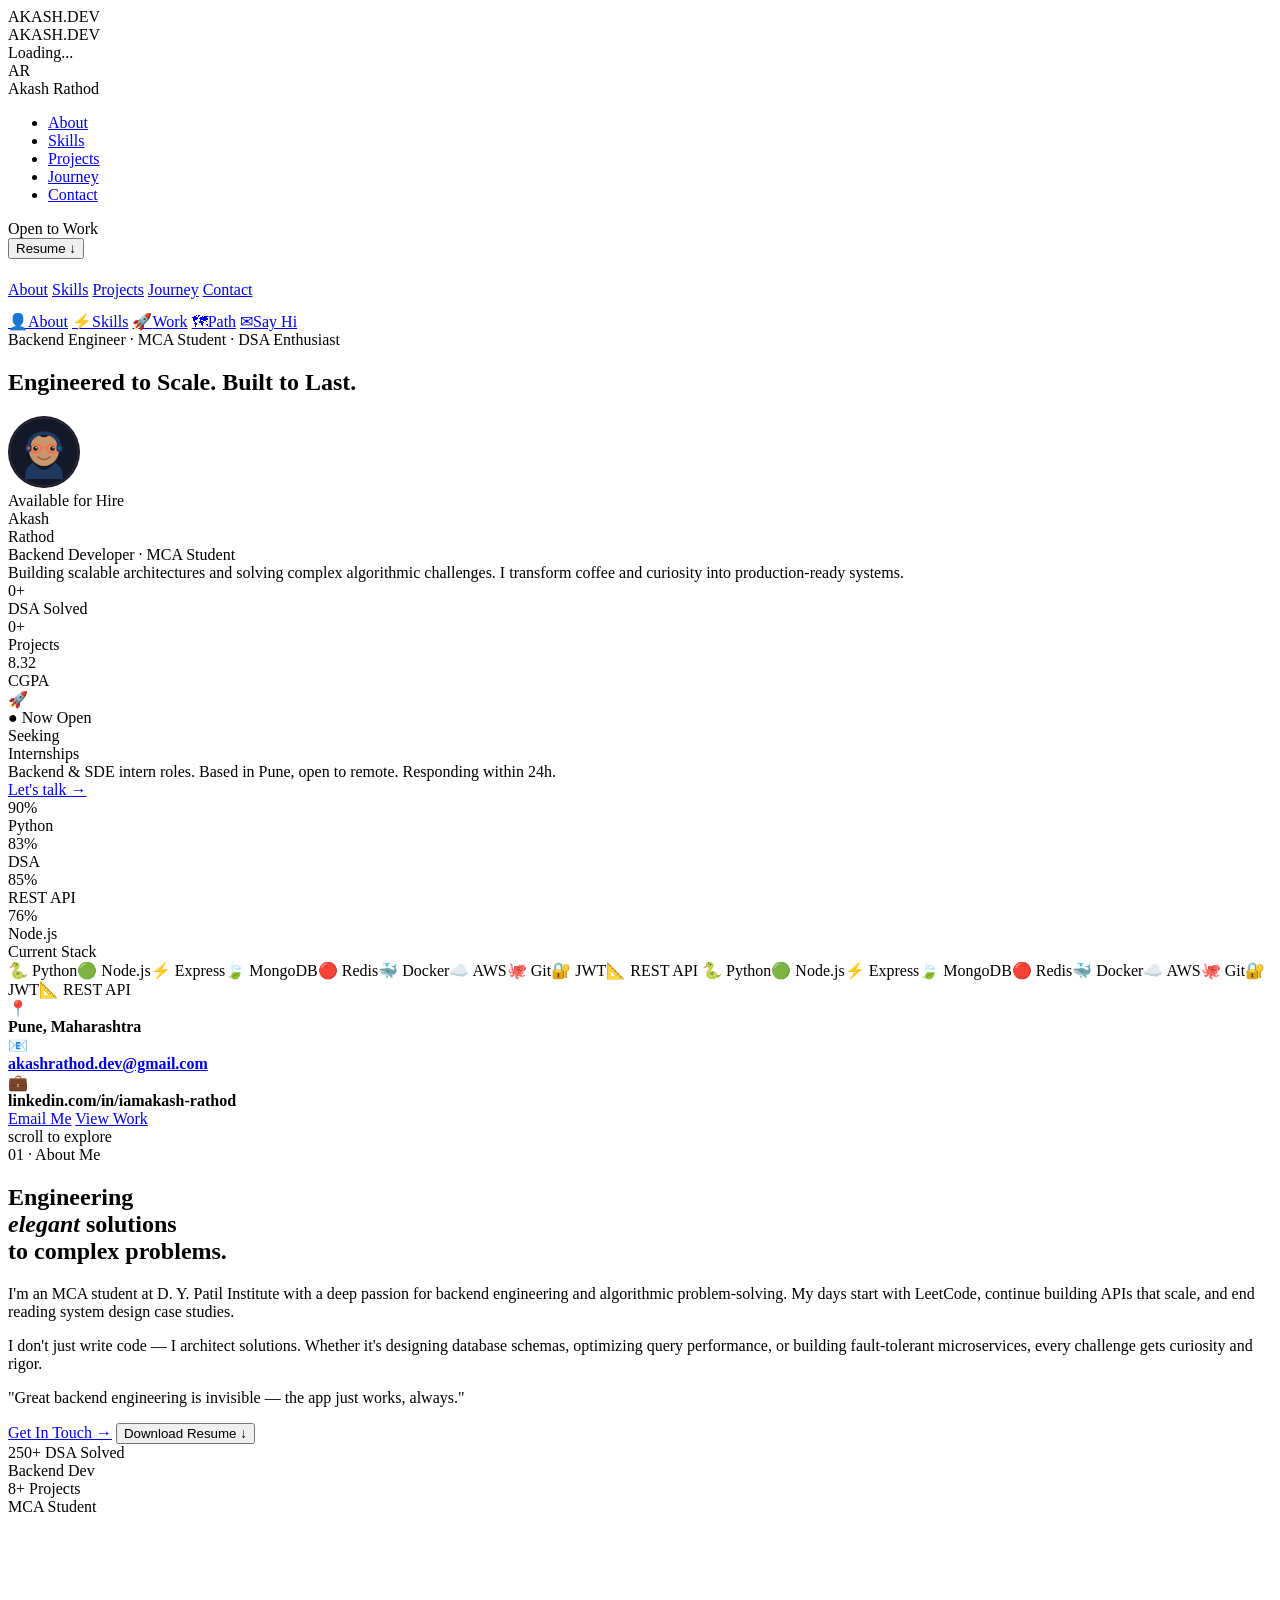
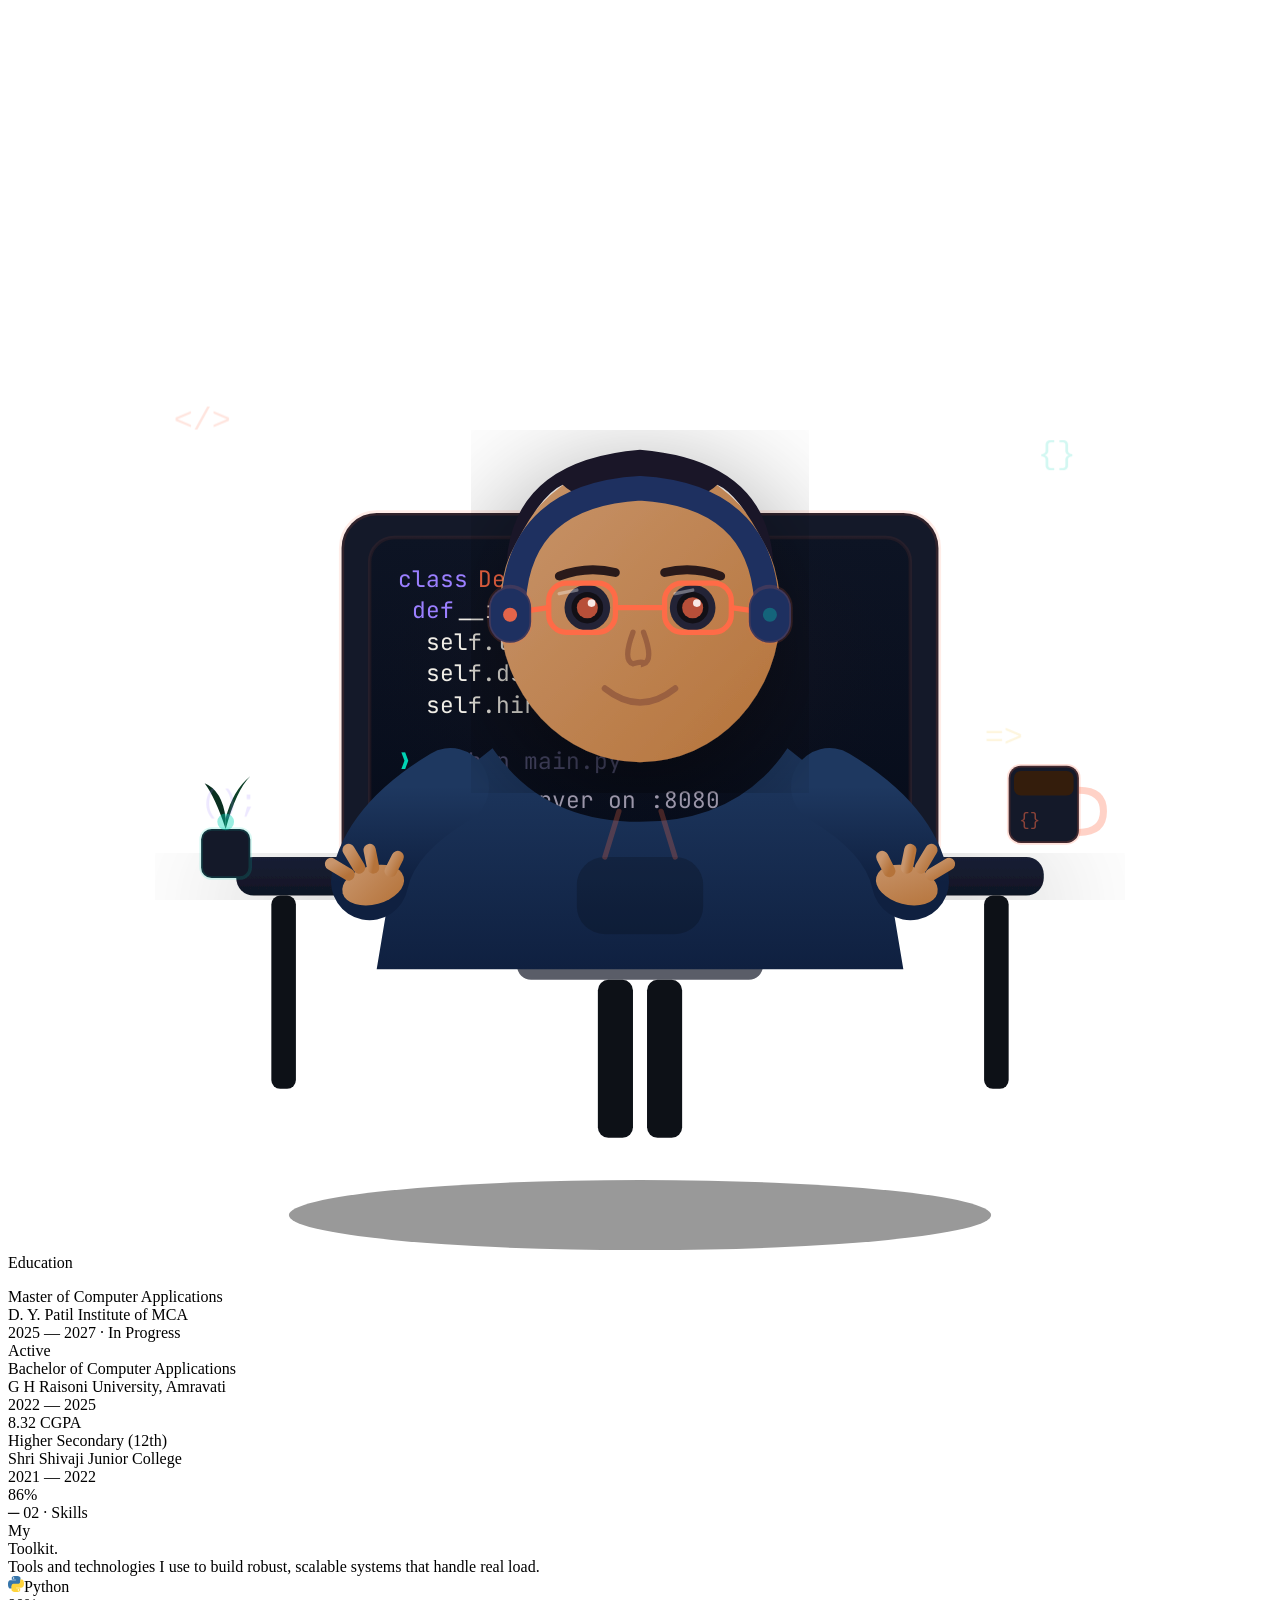
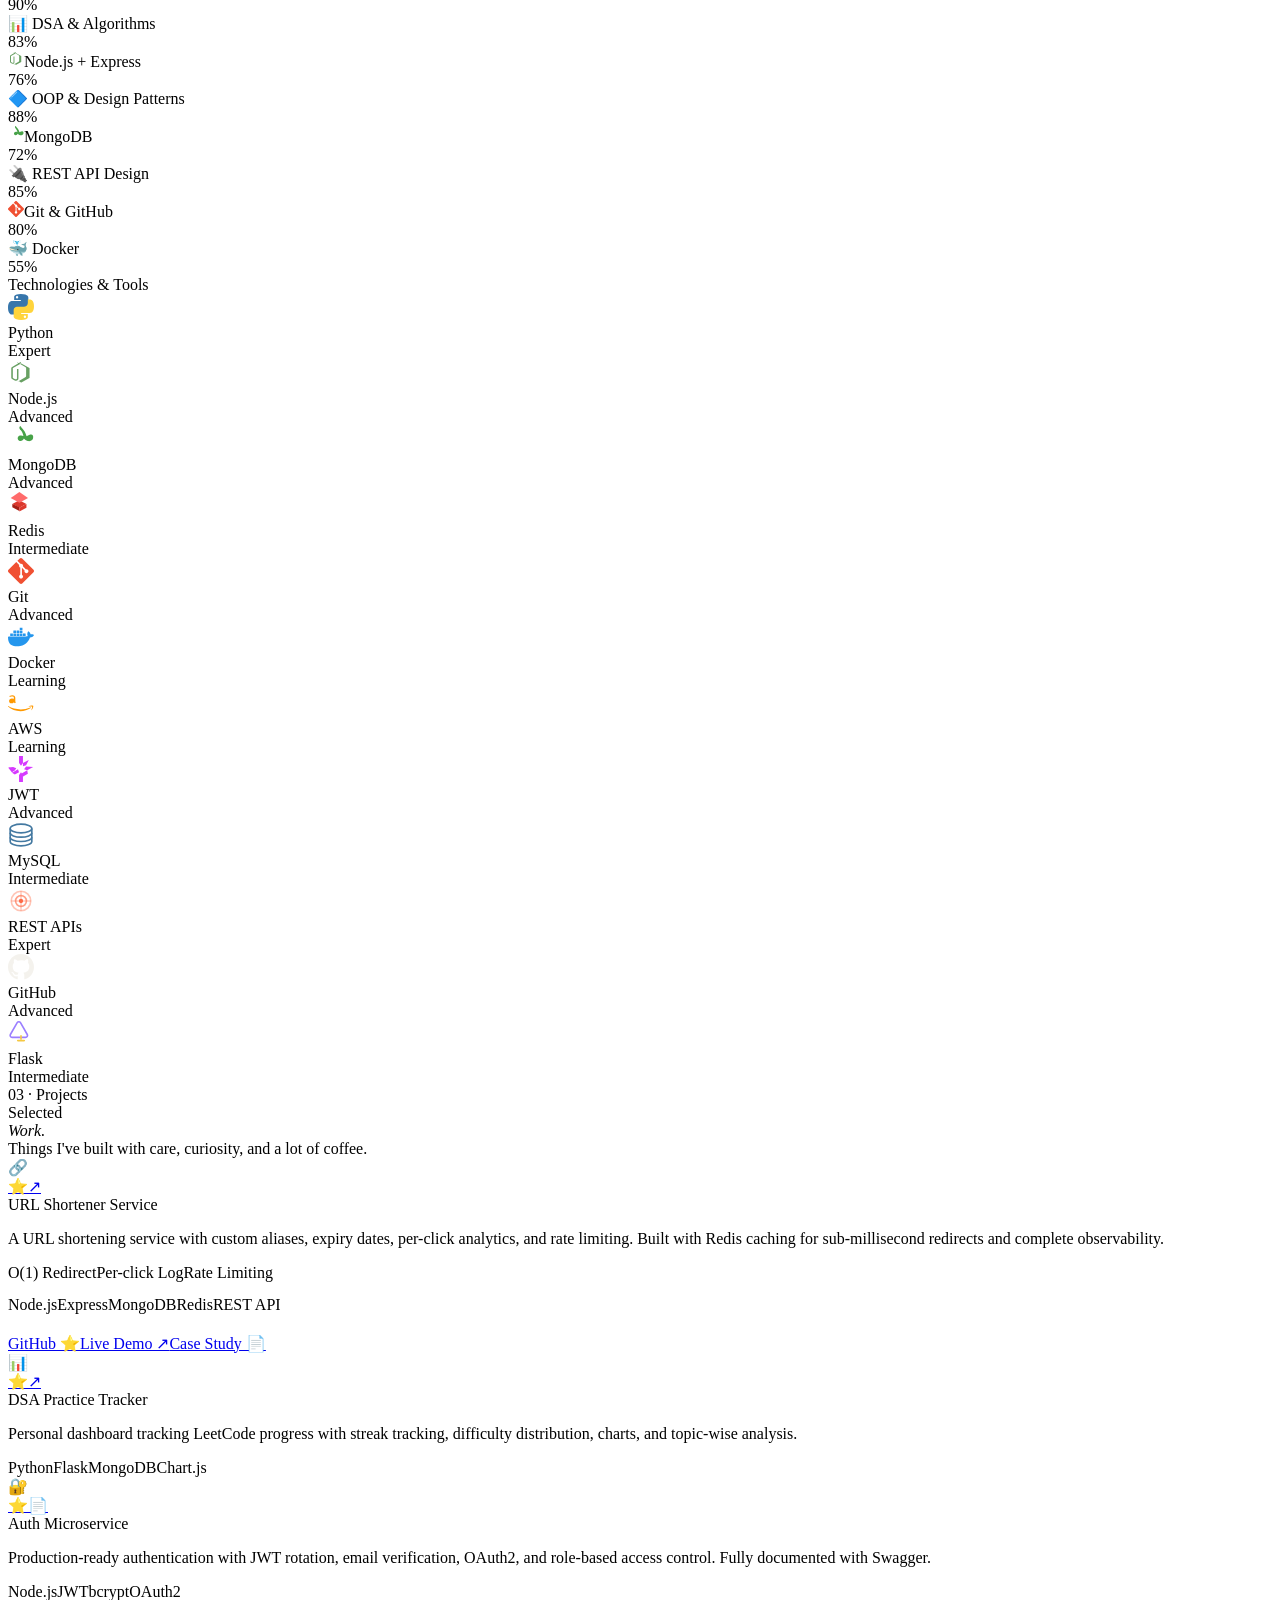
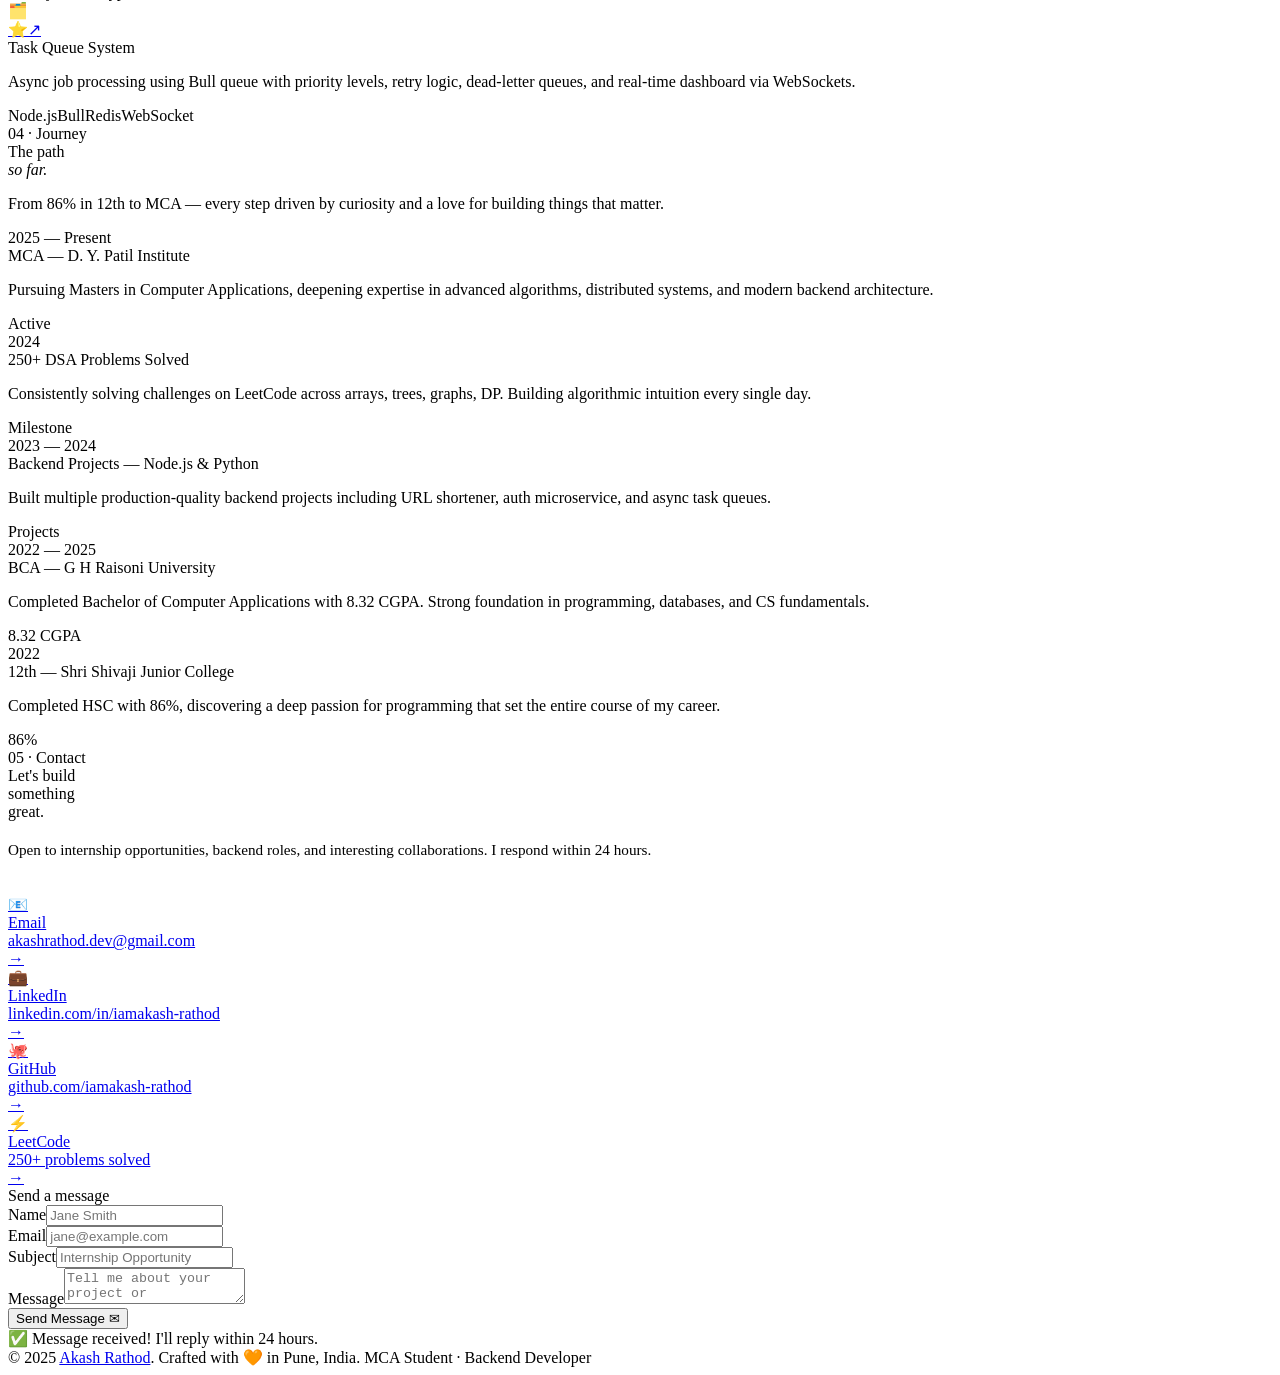
<file: newp.html>
<!DOCTYPE html>
<html lang="en">
<head>
<meta charset="UTF-8"/>
<meta name="viewport" content="width=device-width,initial-scale=1.0"/>
<title>Akash Rathod — Backend Engineer</title>
<link rel="preconnect" href="https://fonts.googleapis.com"/>
<link href="https://fonts.googleapis.com/css2?family=Clash+Display:wght@400;500;600;700&family=Satoshi:wght@300;400;500;600;700;900&family=JetBrains+Mono:wght@300;400;500&display=swap" rel="stylesheet"/>
<link href="https://api.fontshare.com/v2/css?f[]=clash-display@400,500,600,700&f[]=satoshi@300,400,500,600,700,900&display=swap" rel="stylesheet"/>
 <style>

 </style>
</head>
<body>

<!-- LOADER -->
<div id="loader">
  <div class="l-mark" id="lmark">
    AKASH.DEV
    <div class="l-fill-text" id="lfillT">AKASH.DEV</div>
  </div>
  <div class="l-bar"><div class="l-prog" id="lpg"></div></div>
  <div class="l-sub" id="lsub">Loading...</div>
</div>

<!-- CURSOR -->
<div id="cur"></div>
<div id="curO"></div>

<!-- ATMOSPHERE -->
<div class="noise"></div>
<div class="glow-orb go1"></div>
<div class="glow-orb go2"></div>
<div class="glow-orb go3"></div>
<div id="prog"></div>

<!-- ══════ NAV ══════ -->
<nav>
  <div class="nav-logo">
    <div class="nl-ring">AR</div>
    Akash Rathod
  </div>
  <ul class="nav-links">
    <li><a href="#about">About</a></li>
    <li><a href="#skills">Skills</a></li>
    <li><a href="#projects">Projects</a></li>
    <li><a href="#journey">Journey</a></li>
    <li><a href="#contact">Contact</a></li>
  </ul>
  <div class="nav-right">
    <div class="avail-pill"><div class="avail-dot"></div>Open to Work</div>
    <button class="nav-resume" onclick="downloadResume()">Resume ↓</button>
    <div class="ham" onclick="toggleMob()"><span></span><span></span><span></span></div>
  </div>
</nav>
<div class="mob-nav" id="mnav">
  <a href="#about" onclick="closeMob()">About</a>
  <a href="#skills" onclick="closeMob()">Skills</a>
  <a href="#projects" onclick="closeMob()">Projects</a>
  <a href="#journey" onclick="closeMob()">Journey</a>
  <a href="#contact" onclick="closeMob()">Contact</a>
  <button onclick="downloadResume();closeMob()" style="background:var(--coral);color:#fff;border:none;border-radius:12px;padding:.85rem 1.5rem;font-family:'Satoshi',sans-serif;font-size:1rem;font-weight:700;cursor:pointer;margin-top:.5rem;text-align:left">Download Resume ↓</button>
</div>

<!-- ══════ DOCK ══════ -->
<div class="dock">
  <a href="#about" class="di"><span class="die">👤</span>About</a>
  <a href="#skills" class="di"><span class="die">⚡</span>Skills</a>
  <a href="#projects" class="di"><span class="die">🚀</span>Work</a>
  <a href="#journey" class="di"><span class="die">🗺</span>Path</a>
  <a href="#contact" class="di"><span class="die">✉</span>Say Hi</a>
</div>

<!-- ══════════════════════════════════
     HERO
══════════════════════════════════ -->
<section id="hero">
  <div class="hero-eyebrow">
    <span></span>
    Backend Engineer · MCA Student · DSA Enthusiast
    <span></span>
  </div>
  <h1 class="hero-hl">
    <span class="ln"><span>Engineered</span></span>
    <span class="ln"><span><span class="coral-word" data-text="to Scale.">to Scale.</span></span></span>
    <span class="ln"><span class="dim">Built to Last.</span></span>
  </h1>

  <!-- BENTO -->
  <div class="bento">

    <!-- Intro card -->
    <div class="bc bc-intro">
      <div class="intro-top">
        <!-- Animated Dev Avatar SVG -->
        <div class="intro-avatar">
          <svg width="72" height="72" viewBox="0 0 72 72" fill="none">
            <circle cx="36" cy="36" r="36" fill="#141929"/>
            <circle cx="36" cy="36" r="34" fill="none" stroke="rgba(255,107,71,0.2)" stroke-width="1"/>
            <!-- Face -->
            <ellipse cx="36" cy="34" rx="15" ry="16" fill="#C8956C"/>
            <!-- Hair -->
            <path d="M21 28 Q22 17 36 15 Q50 17 51 28 Q46 20 42 18 Q39 22 36 21 Q33 22 30 18 Q26 20 21 28Z" fill="#1A1628"/>
            <!-- Glasses -->
            <rect x="22.5" y="28.5" width="10" height="8" rx="3" fill="none" stroke="#FF6B47" stroke-width="1.5"/>
            <rect x="39.5" y="28.5" width="10" height="8" rx="3" fill="none" stroke="#FF6B47" stroke-width="1.5"/>
            <line x1="32.5" y1="32" x2="39.5" y2="32" stroke="#FF6B47" stroke-width="1.5"/>
            <line x1="22.5" y1="32" x2="19" y2="33" stroke="#FF6B47" stroke-width="1.2"/>
            <line x1="49.5" y1="32" x2="53" y2="33" stroke="#FF6B47" stroke-width="1.2"/>
            <!-- Eyes -->
            <circle cx="27.5" cy="32.5" r="2.2" fill="#1A1628"/>
            <circle cx="44.5" cy="32.5" r="2.2" fill="#1A1628"/>
            <circle cx="28.1" cy="31.8" r=".75" fill="white"/>
            <circle cx="45.1" cy="31.8" r=".75" fill="white"/>
            <!-- Smile -->
            <path d="M30 41 Q36 46 42 41" stroke="#9a6040" stroke-width="1.4" fill="none" stroke-linecap="round"/>
            <!-- Headphones -->
            <path d="M21 31 Q21 18 36 17 Q51 18 51 31" stroke="#1E3860" stroke-width="3.5" fill="none" stroke-linecap="round"/>
            <rect x="17.5" y="28" width="6" height="8" rx="3" fill="#1E3860"/>
            <rect x="48.5" y="28" width="6" height="8" rx="3" fill="#1E3860"/>
            <!-- LED on headphones -->
            <circle cx="20.5" cy="32" r="1.5" fill="#FF6B47"><animate attributeName="opacity" values="1;0.3;1" dur="2s" repeatCount="indefinite"/></circle>
            <circle cx="51.5" cy="32" r="1.5" fill="#00D4B4"><animate attributeName="opacity" values="1;0.3;1" dur="2s" begin="1s" repeatCount="indefinite"/></circle>
            <!-- Shirt/hoodie -->
            <path d="M19 52 Q17 57 17 63 L55 63 Q55 57 53 52 L47 46 Q42 54 36 54 Q30 54 25 46Z" fill="#1E3860"/>
            <!-- Blink -->
            <rect x="25.2" y="30.5" width="4.5" height="0" rx="2" fill="#C8956C">
              <animate attributeName="height" values="0;3.5;0" dur="4s" begin="2s" repeatCount="indefinite"/>
            </rect>
            <rect x="42.2" y="30.5" width="4.5" height="0" rx="2" fill="#C8956C">
              <animate attributeName="height" values="0;3.5;0" dur="4s" begin="2s" repeatCount="indefinite"/>
            </rect>
          </svg>
        </div>
        <div class="intro-badge"><div class="ib-dot"></div>Available for Hire</div>
      </div>
      <div>
        <div class="intro-name">Akash<br/>Rathod</div>
        <div class="intro-role">Backend Developer · MCA Student</div>
        <div class="intro-desc">Building scalable architectures and solving complex algorithmic challenges. I transform coffee and curiosity into production-ready systems.</div>
        <div class="intro-stats">
          <div class="is"><div class="is-n"><span class="counter" data-t="250">0</span>+</div><div class="is-l">DSA Solved</div></div>
          <div class="is"><div class="is-n"><span class="counter" data-t="8">0</span>+</div><div class="is-l">Projects</div></div>
          <div class="is"><div class="is-n">8.32</div><div class="is-l">CGPA</div></div>
        </div>
      </div>
    </div>

    <!-- Available card -->
    <div class="bc bc-avail">
      <div class="av-head">
        <div class="av-icon">🚀</div>
        <div class="av-chip">● Now Open</div>
      </div>
      <div>
        <div class="av-title">Seeking<br/>Internships</div>
        <div class="av-sub">Backend & SDE intern roles. Based in Pune, open to remote. Responding within 24h.</div>
        <a href="#contact" class="av-btn">Let's talk →</a>
      </div>
    </div>

    <!-- Stats card -->
    <div class="bc bc-stats">
      <div class="qst"><div class="qst-n">90%</div><div class="qst-l">Python</div></div>
      <div class="qst accent"><div class="qst-n">83%</div><div class="qst-l">DSA</div></div>
      <div class="qst"><div class="qst-n">85%</div><div class="qst-l">REST API</div></div>
      <div class="qst"><div class="qst-n">76%</div><div class="qst-l">Node.js</div></div>
    </div>

    <!-- Stack ticker -->
    <div class="bc bc-stack">
      <div class="st-label">Current Stack</div>
      <div class="ticker-wrap">
        <div class="ticker-row">
          <span class="tick">🐍 Python</span><span class="tick">🟢 Node.js</span><span class="tick">⚡ Express</span><span class="tick">🍃 MongoDB</span><span class="tick">🔴 Redis</span><span class="tick">🐳 Docker</span><span class="tick">☁️ AWS</span><span class="tick">🐙 Git</span><span class="tick">🔐 JWT</span><span class="tick">📐 REST API</span>
          <span class="tick">🐍 Python</span><span class="tick">🟢 Node.js</span><span class="tick">⚡ Express</span><span class="tick">🍃 MongoDB</span><span class="tick">🔴 Redis</span><span class="tick">🐳 Docker</span><span class="tick">☁️ AWS</span><span class="tick">🐙 Git</span><span class="tick">🔐 JWT</span><span class="tick">📐 REST API</span>
        </div>
      </div>
    </div>

    <!-- Contact strip -->
    <div class="bc bc-contact">
      <div class="ci"><span class="ci-ico">📍</span><div><strong>Pune, Maharashtra</strong></div></div>
      <div class="cdivide"></div>
      <div class="ci"><span class="ci-ico">📧</span><div><strong><a href="mailto:akashrathod.dev@gmail.com">akashrathod.dev@gmail.com</a></strong></div></div>
      <div class="cdivide"></div>
      <div class="ci"><span class="ci-ico">💼</span><div><strong>linkedin.com/in/iamakash-rathod</strong></div></div>
      <div class="ctas">
        <a href="mailto:akashrathod.dev@gmail.com" class="cbtn prim">Email Me</a>
        <a href="#projects" class="cbtn out">View Work</a>
      </div>
    </div>

  </div>
  <div class="scroll-hint"><div class="sh-line"></div>scroll to explore</div>
</section>

<div class="divider"></div>

<!-- ══════════════════════════════════
     ABOUT — WITH ILLUSTRATION
══════════════════════════════════ -->
<div id="about">
  <div class="about-wrap">
    <div class="sec-label">01 · About Me</div>
    <div class="about-grid">

      <!-- LEFT: text -->
      <div class="rvl">
        <h2 class="about-headline">Engineering<br/><em>elegant</em> solutions<br/>to complex problems.</h2>
        <p class="about-body">I'm an MCA student at D. Y. Patil Institute with a deep passion for backend engineering and algorithmic problem-solving. My days start with LeetCode, continue building APIs that scale, and end reading system design case studies.</p>
        <p class="about-body">I don't just write code — I architect solutions. Whether it's designing database schemas, optimizing query performance, or building fault-tolerant microservices, every challenge gets curiosity and rigor.</p>
        <div class="about-quote">
          <p>"Great backend engineering is invisible — the app just works, always."</p>
        </div>
        <div class="about-ctas">
          <a href="#contact" class="abtn prim">Get In Touch →</a>
          <button class="abtn sec" onclick="downloadResume()">Download Resume ↓</button>
        </div>
      </div>

      <!-- RIGHT: illustration + edu -->
      <div class="rvr">
        <!-- ANIMATED DEV ILLUSTRATION -->
        <div class="about-illustration">
          <div class="illus-bg"></div>
          <div class="illus-ring"></div>
          <div class="illus-ring2"></div>

          <!-- Orbit dots -->
          <div class="orb-dot od1"></div>
          <div class="orb-dot od2"></div>
          <div class="orb-dot od3"></div>

          <!-- Floating info chips -->
          <div class="chip-float cf1">
            <div class="chip-dot" style="background:#FF6B47"></div>
            250+ DSA Solved
          </div>
          <div class="chip-float cf2">
            <div class="chip-dot" style="background:#00D4B4"></div>
            Backend Dev
          </div>
          <div class="chip-float cf3">
            <div class="chip-dot" style="background:#F5C842"></div>
            8+ Projects
          </div>
          <div class="chip-float cf4">
            <div class="chip-dot" style="background:#9B7FFF"></div>
            MCA Student
          </div>

          <!-- Main SVG Illustration — Developer at workstation -->
          <div class="dev-svg-wrap">
            <svg viewBox="0 0 360 380" fill="none" xmlns="http://www.w3.org/2000/svg">
              <defs>
                <linearGradient id="deskG" x1="0" y1="0" x2="0" y2="1">
                  <stop offset="0%" stop-color="#1A2035"/>
                  <stop offset="100%" stop-color="#0F1424"/>
                </linearGradient>
                <linearGradient id="screenG" x1="0" y1="0" x2="0" y2="1">
                  <stop offset="0%" stop-color="#0d1424"/>
                  <stop offset="100%" stop-color="#060c1a"/>
                </linearGradient>
                <linearGradient id="shirtG" x1="0" y1="0" x2="0" y2="1">
                  <stop offset="0%" stop-color="#1E3860"/>
                  <stop offset="100%" stop-color="#0F2040"/>
                </linearGradient>
                <linearGradient id="skinG" x1="0" y1="0" x2="1" y2="1">
                  <stop offset="0%" stop-color="#C8956C"/>
                  <stop offset="100%" stop-color="#B5733A"/>
                </linearGradient>
                <filter id="devShadow">
                  <feDropShadow dx="0" dy="10" stdDeviation="20" flood-color="rgba(0,0,0,0.6)"/>
                </filter>
                <radialGradient id="screenGlow" cx="50%" cy="40%" r="60%">
                  <stop offset="0%" stop-color="rgba(255,107,71,0.06)"/>
                  <stop offset="100%" stop-color="transparent"/>
                </radialGradient>
              </defs>

              <!-- Shadow -->
              <ellipse cx="180" cy="370" rx="100" ry="10" fill="rgba(0,0,0,0.4)"/>

              <!-- CHAIR -->
              <rect x="145" y="295" width="70" height="8" rx="4" fill="#141929" opacity=".7"/>
              <rect x="168" y="303" width="10" height="45" rx="3" fill="#0d1117"/>
              <rect x="182" y="303" width="10" height="45" rx="3" fill="#0d1117"/>

              <!-- DESK -->
              <rect x="65" y="268" width="230" height="11" rx="5" fill="url(#deskG)" filter="url(#devShadow)"/>
              <rect x="75" y="279" width="7" height="55" rx="2.5" fill="#0d1117"/>
              <rect x="278" y="279" width="7" height="55" rx="2.5" fill="#0d1117"/>

              <!-- MONITOR BODY -->
              <rect x="95" y="170" width="170" height="108" rx="10" fill="#141929" stroke="rgba(255,107,71,0.12)" stroke-width="1.5"/>

              <!-- SCREEN -->
              <rect x="103" y="177" width="154" height="92" rx="7" fill="url(#screenG)"/>
              <rect x="103" y="177" width="154" height="92" rx="7" fill="url(#screenGlow)"/>

              <!-- Code lines on screen -->
              <g font-family="'JetBrains Mono',monospace" font-size="6.5">
                <text x="111" y="191" fill="#9B7FFF">class</text>
                <text x="134" y="191" fill="#FF6B47"> Developer</text>
                <text x="181" y="191" fill="#4A4A6A">:</text>
                <text x="115" y="200" fill="#9B7FFF">def</text>
                <text x="128" y="200" fill="#F0EDE6"> __init__</text>
                <text x="163" y="200" fill="#4A4A6A">(self):</text>
                <text x="119" y="209" fill="#F0EDE6">self.lang</text>
                <text x="151" y="209" fill="#4A4A6A"> = </text>
                <text x="160" y="209" fill="#00D4B4">"Python"</text>
                <text x="119" y="218" fill="#F0EDE6">self.dsa</text>
                <text x="149" y="218" fill="#4A4A6A"> = </text>
                <text x="157" y="218" fill="#F5C842">250</text>
                <text x="119" y="227" fill="#F0EDE6">self.hire</text>
                <text x="151" y="227" fill="#4A4A6A"> = </text>
                <text x="159" y="227" fill="#00D4B4">True</text>
                <!-- terminal line -->
                <text x="111" y="243" fill="#00D4B4">❯</text>
                <text x="119" y="243" fill="#4A4A6A">python main.py</text>
                <text x="111" y="254" fill="#9A95A8">Running server on :8080</text>
                <!-- cursor -->
                <rect x="111" y="260" width="5" height="7" rx="1" fill="#FF6B47">
                  <animate attributeName="opacity" values="1;0;1" dur="1s" repeatCount="indefinite"/>
                </rect>
              </g>

              <!-- Screen border glow -->
              <rect x="103" y="177" width="154" height="92" rx="7" fill="none" stroke="rgba(255,107,71,0.08)" stroke-width="1"/>

              <!-- Monitor stand -->
              <rect x="175" y="278" width="10" height="12" rx="2" fill="#141929"/>
              <rect x="163" y="288" width="34" height="4" rx="2" fill="#1A2035"/>

              <!-- KEYBOARD -->
              <rect x="115" y="263" width="130" height="7" rx="3" fill="#141929" stroke="rgba(255,107,71,0.08)" stroke-width="1"/>
              <g fill="#1A2035">
                <rect x="118" y="264.5" width="7" height="3.5" rx="1"/>
                <rect x="127" y="264.5" width="7" height="3.5" rx="1"/>
                <rect x="136" y="264.5" width="7" height="3.5" rx="1"/>
                <rect x="145" y="264.5" width="7" height="3.5" rx="1"/>
                <rect x="154" y="264.5" width="7" height="3.5" rx="1"/>
                <rect x="163" y="264.5" width="7" height="3.5" rx="1"/>
                <rect x="172" y="264.5" width="7" height="3.5" rx="1"/>
                <rect x="181" y="264.5" width="7" height="3.5" rx="1"/>
                <rect x="190" y="264.5" width="7" height="3.5" rx="1"/>
                <rect x="199" y="264.5" width="7" height="3.5" rx="1"/>
                <rect x="208" y="264.5" width="7" height="3.5" rx="1"/>
                <rect x="217" y="264.5" width="7" height="3.5" rx="1"/>
                <rect x="136" y="268.5" width="48" height="2.5" rx="1"/>
              </g>

              <!-- BODY / HOODIE -->
              <path d="M128 245 Q115 252 110 270 L105 300 L255 300 L250 270 Q245 252 232 245 L222 237 Q208 258 180 258 Q152 258 138 237 Z" fill="url(#shirtG)"/>
              <!-- Hoodie pocket -->
              <rect x="162" y="268" width="36" height="22" rx="8" fill="rgba(0,0,0,0.2)"/>
              <!-- Strings -->
              <line x1="174" y1="255" x2="170" y2="268" stroke="rgba(255,107,71,0.25)" stroke-width="1.5" stroke-linecap="round"/>
              <line x1="186" y1="255" x2="190" y2="268" stroke="rgba(255,107,71,0.25)" stroke-width="1.5" stroke-linecap="round"/>

              <!-- LEFT ARM -->
              <path d="M126 248 Q106 260 103 275" stroke="url(#shirtG)" stroke-width="22" stroke-linecap="round" fill="none"/>
              <ellipse cx="104" cy="276" rx="9" ry="5.5" fill="url(#skinG)" transform="rotate(-15 104 276)"/>
              <line x1="97" y1="273" x2="92" y2="270" stroke="url(#skinG)" stroke-width="3.5" stroke-linecap="round"/>
              <line x1="100" y1="271" x2="97" y2="266" stroke="url(#skinG)" stroke-width="3.5" stroke-linecap="round"/>
              <line x1="104" y1="271" x2="103" y2="266" stroke="url(#skinG)" stroke-width="3.5" stroke-linecap="round"/>
              <line x1="109" y1="272" x2="111" y2="268" stroke="url(#skinG)" stroke-width="3.5" stroke-linecap="round"/>

              <!-- RIGHT ARM -->
              <path d="M234 248 Q254 260 257 275" stroke="url(#shirtG)" stroke-width="22" stroke-linecap="round" fill="none"/>
              <ellipse cx="256" cy="276" rx="9" ry="5.5" fill="url(#skinG)" transform="rotate(15 256 276)"/>
              <line x1="263" y1="273" x2="268" y2="270" stroke="url(#skinG)" stroke-width="3.5" stroke-linecap="round"/>
              <line x1="260" y1="271" x2="263" y2="266" stroke="url(#skinG)" stroke-width="3.5" stroke-linecap="round"/>
              <line x1="256" y1="271" x2="257" y2="266" stroke="url(#skinG)" stroke-width="3.5" stroke-linecap="round"/>
              <line x1="251" y1="272" x2="249" y2="268" stroke="url(#skinG)" stroke-width="3.5" stroke-linecap="round"/>

              <!-- NECK -->
              <rect x="170" y="222" width="20" height="18" rx="7" fill="url(#skinG)"/>

              <!-- HEAD -->
              <ellipse cx="180" cy="198" rx="40" ry="43" fill="url(#skinG)" filter="url(#devShadow)"/>

              <!-- HAIR -->
              <path d="M142 184 Q144 155 180 152 Q216 155 218 184 Q209 165 202 162 Q196 168 180 166 Q164 168 158 162 Q151 165 142 184Z" fill="#1A1628"/>

              <!-- EYES -->
              <circle cx="165" cy="197" r="6.5" fill="#1a2035"/>
              <circle cx="165" cy="197" r="4.5" fill="#080c14"/>
              <circle cx="165" cy="197" r="3" fill="#FF6B47" opacity=".7"/>
              <circle cx="166.2" cy="195.7" r="1.1" fill="white" opacity=".9"/>
              <circle cx="195" cy="197" r="6.5" fill="#1a2035"/>
              <circle cx="195" cy="197" r="4.5" fill="#080c14"/>
              <circle cx="195" cy="197" r="3" fill="#FF6B47" opacity=".7"/>
              <circle cx="196.2" cy="195.7" r="1.1" fill="white" opacity=".9"/>

              <!-- Blink -->
              <rect x="158" y="193.5" width="14" height="0" rx="4" fill="url(#skinG)">
                <animate attributeName="height" values="0;7;0" dur="5s" begin="2.5s" repeatCount="indefinite"/>
              </rect>
              <rect x="188" y="193.5" width="14" height="0" rx="4" fill="url(#skinG)">
                <animate attributeName="height" values="0;7;0" dur="5s" begin="2.5s" repeatCount="indefinite"/>
              </rect>

              <!-- Eyebrows -->
              <path d="M157 188 Q165 185 173 187" stroke="#2A1A1A" stroke-width="2.5" stroke-linecap="round" fill="none"/>
              <path d="M187 187 Q195 185 203 188" stroke="#2A1A1A" stroke-width="2.5" stroke-linecap="round" fill="none"/>

              <!-- Nose -->
              <path d="M178 204 Q175 212 178 213 Q181 212 181 213 Q184 212 181 204" stroke="#9a6040" stroke-width="1.5" fill="none" stroke-linecap="round"/>

              <!-- Smile -->
              <path d="M170 220 Q180 228 190 220" stroke="#9a6040" stroke-width="1.8" fill="none" stroke-linecap="round"/>

              <!-- GLASSES (coral frames) -->
              <rect x="154" y="190" width="19" height="14" rx="5" fill="rgba(255,107,71,0.04)" stroke="#FF6B47" stroke-width="1.5"/>
              <rect x="187" y="190" width="19" height="14" rx="5" fill="rgba(255,107,71,0.04)" stroke="#FF6B47" stroke-width="1.5"/>
              <line x1="173" y1="197" x2="187" y2="197" stroke="#FF6B47" stroke-width="1.5"/>
              <line x1="154" y1="197" x2="147" y2="198" stroke="#FF6B47" stroke-width="1.5"/>
              <line x1="206" y1="197" x2="213" y2="198" stroke="#FF6B47" stroke-width="1.5"/>
              <!-- Lens gleam -->
              <line x1="157" y1="193" x2="162" y2="192" stroke="rgba(255,255,255,0.35)" stroke-width="1" stroke-linecap="round"/>
              <line x1="190" y1="193" x2="195" y2="192" stroke="rgba(255,255,255,0.35)" stroke-width="1" stroke-linecap="round"/>

              <!-- HEADPHONES -->
              <path d="M144 195 Q146 165 180 163 Q214 165 216 195" stroke="#1E3060" stroke-width="7" fill="none" stroke-linecap="round"/>
              <rect x="137" y="191" width="12" height="16" rx="6" fill="#1E3060" stroke="rgba(255,107,71,0.15)" stroke-width="1"/>
              <rect x="211" y="191" width="12" height="16" rx="6" fill="#1E3060" stroke="rgba(255,107,71,0.15)" stroke-width="1"/>
              <circle cx="143" cy="199" r="2" fill="#FF6B47"><animate attributeName="opacity" values="1;0.2;1" dur="2s" repeatCount="indefinite"/></circle>
              <circle cx="217" cy="199" r="2" fill="#00D4B4"><animate attributeName="opacity" values="1;0.2;1" dur="2s" begin="1s" repeatCount="indefinite"/></circle>

              <!-- COFFEE on desk -->
              <g transform="translate(285 242)">
                <rect x="0" y="0" width="20" height="22" rx="3.5" fill="#141929" stroke="rgba(255,107,71,0.2)" stroke-width="1"/>
                <path d="M20 7 Q27 7 27 13 Q27 19 20 19" stroke="rgba(255,107,71,0.3)" stroke-width="2" fill="none"/>
                <rect x="1.5" y="1.5" width="17" height="7" rx="2" fill="#3D1F05" opacity=".8"/>
                <text x="3" y="17" font-family="monospace" font-size="5" fill="#FF6B47" opacity=".5">{}</text>
                <!-- steam -->
                <path d="M6 -4 Q7 -9 6 -13" stroke="rgba(255,255,255,0.12)" stroke-width="1.5" fill="none" stroke-linecap="round">
                  <animate attributeName="opacity" values="0;0.3;0" dur="2.5s" repeatCount="indefinite"/>
                </path>
                <path d="M11 -5 Q12 -10 11 -15" stroke="rgba(255,255,255,0.1)" stroke-width="1.5" fill="none" stroke-linecap="round">
                  <animate attributeName="opacity" values="0;0.25;0" dur="2.5s" begin=".7s" repeatCount="indefinite"/>
                </path>
              </g>

              <!-- PLANT -->
              <g transform="translate(52 240)">
                <rect x="3" y="20" width="14" height="14" rx="3" fill="#141929" stroke="rgba(0,212,180,0.15)" stroke-width="1"/>
                <path d="M10 20 Q7 11 4 7 Q9 9 10 17" fill="#0A3020"/>
                <path d="M10 20 Q13 9 17 5 Q12 9 10 17" fill="#0D4028"/>
                <circle cx="10" cy="18" r="2" fill="#00D4B4" opacity=".4"><animate attributeName="r" values="2;2.5;2" dur="3s" repeatCount="indefinite"/></circle>
              </g>

              <!-- Floating code bits -->
              <g font-family="monospace" font-size="9" opacity=".18">
                <text x="45" y="155" fill="#FF6B47"><animateTransform attributeName="transform" type="translate" values="0,0;3,-12;0,0" dur="5s" repeatCount="indefinite"/>&lt;/&gt;</text>
                <text x="295" y="160" fill="#00D4B4"><animateTransform attributeName="transform" type="translate" values="0,0;-4,-10;0,0" dur="4s" begin="1s" repeatCount="indefinite"/>{}</text>
                <text x="55" y="255" fill="#9B7FFF"><animateTransform attributeName="transform" type="translate" values="0,0;2,-8;0,0" dur="6s" begin="2s" repeatCount="indefinite"/>();</text>
                <text x="280" y="240" fill="#F5C842"><animateTransform attributeName="transform" type="translate" values="0,0;-3,-6;0,0" dur="4.5s" begin=".5s" repeatCount="indefinite"/>=&gt;</text>
              </g>
            </svg>
          </div>
        </div>

        <!-- EDUCATION -->
        <div class="sec-label" style="margin-bottom:1rem">Education</div>
        <div class="edu-list">
          <div class="edu-card">
            <div>
              <div class="edu-deg">Master of Computer Applications</div>
              <div class="edu-sch">D. Y. Patil Institute of MCA</div>
              <div class="edu-yr">2025 — 2027 · In Progress</div>
            </div>
            <div class="edu-badge">Active</div>
          </div>
          <div class="edu-card">
            <div>
              <div class="edu-deg">Bachelor of Computer Applications</div>
              <div class="edu-sch">G H Raisoni University, Amravati</div>
              <div class="edu-yr">2022 — 2025</div>
            </div>
            <div class="edu-badge">8.32 CGPA</div>
          </div>
          <div class="edu-card">
            <div>
              <div class="edu-deg">Higher Secondary (12th)</div>
              <div class="edu-sch">Shri Shivaji Junior College</div>
              <div class="edu-yr">2021 — 2022</div>
            </div>
            <div class="edu-badge">86%</div>
          </div>
        </div>
      </div>
    </div>
  </div>
</div>

<div class="divider"></div>

<!-- ══════════════════════════════════
     SKILLS
══════════════════════════════════ -->
<section id="skills">
  <div class="skills-wrap">
    <div class="sec-label" style="color:var(--ink3)"><span style="color:var(--coral)">─</span> 02 · Skills</div>
    <div class="skills-header rv">
      <div class="sk-title">My<br/>Toolkit.</div>
      <div class="sk-sub">Tools and technologies I use to build robust, scalable systems that handle real load.</div>
    </div>

    <!-- Bars -->
    <div class="bars rv">
      <div class="bar-item"><div class="bar-top"><div class="bar-name"><svg viewBox="0 0 24 24" width="16" height="16"><path d="M11.77 0C5.33 0 5.7 2.77 5.7 2.77l.01 2.87h6.14v.86H3.63S0 6.1 0 12.6s3.6 6.27 3.6 6.27H5.7v-3.02s-.11-3.6 3.54-3.6h6.1s3.43.06 3.43-3.31V3.36S19.34 0 11.77 0zm-3.4 1.94a1.1 1.1 0 110 2.2 1.1 1.1 0 010-2.2z" fill="#3776AB"/><path d="M12.23 24c6.44 0 6.07-2.77 6.07-2.77l-.01-2.87h-6.14v-.86h8.22S24 17.9 24 11.4s-3.6-6.27-3.6-6.27H18.3v3.02s.11 3.6-3.54 3.6h-6.1S5.23 11.69 5.23 15.06v5.58S4.66 24 12.23 24zm3.4-1.94a1.1 1.1 0 110-2.2 1.1 1.1 0 010 2.2z" fill="#FFD43B"/></svg>Python</div><div class="bar-pct">90%</div></div><div class="bar-track"><div class="bar-fill" data-w="90"></div></div></div>
      <div class="bar-item"><div class="bar-top"><div class="bar-name">📊 DSA & Algorithms</div><div class="bar-pct">83%</div></div><div class="bar-track"><div class="bar-fill" data-w="83"></div></div></div>
      <div class="bar-item"><div class="bar-top"><div class="bar-name"><svg viewBox="0 0 24 24" width="16" height="16"><path d="M12 1.85c-.27 0-.55.07-.78.2l-7.44 4.3c-.48.28-.78.8-.78 1.36v8.58c0 .56.3 1.08.78 1.36l1.95 1.12c.95.46 1.27.47 1.71.47 1.4 0 2.21-.85 2.21-2.33V8.44c0-.12-.1-.22-.22-.22H8.5c-.13 0-.22.1-.22.22v8.47c0 .66-.68 1.31-1.77.76L4.6 16.5a.26.26 0 01-.13-.22V7.71c0-.09.04-.17.13-.22l7.44-4.29c.08-.05.2-.05.28 0l7.44 4.29c.08.05.13.13.13.22v8.58c0 .08-.05.17-.13.22l-7.44 4.29c-.08.04-.2.04-.28 0L10.2 19.7c-.08-.04-.17-.04-.24 0-.68.38-.82.44-1.46.62l7.44-4.29c.48-.28.78-.8.78-1.36V7.71c0-.56-.3-1.08-.78-1.36l-7.44-4.3A1.56 1.56 0 0012 1.85z" fill="#68A063"/></svg>Node.js + Express</div><div class="bar-pct">76%</div></div><div class="bar-track"><div class="bar-fill" data-w="76"></div></div></div>
      <div class="bar-item"><div class="bar-top"><div class="bar-name">🔷 OOP & Design Patterns</div><div class="bar-pct">88%</div></div><div class="bar-track"><div class="bar-fill" data-w="88"></div></div></div>
      <div class="bar-item"><div class="bar-top"><div class="bar-name"><svg viewBox="0 0 24 24" width="16" height="16"><path d="M17.193 9.555c-1.264-5.58-4.252-7.243-4.672-8.03-.566-1.1-.756-1.479-1.283-1.35-.22.053-.438.31-.511.43-.785 1.233.38 2.516 1.124 3.4 1.285 1.51 2.062 3.327 2.37 5.29-1.264-.77-2.52-.65-3.283-.42-.63.19-1.34.62-1.72 1.3-.427.77-.34 1.71.107 2.42.465.73 1.37 1.15 2.24 1.17 1.33.033 2.55-.9 3.1-2.22.79 1.04 2 1.95 3.48 2.3 1.026.24 2.057.2 2.96-.17 1.12-.45 1.84-1.42 2.06-2.6.63-3.47-1.84-4.39-5.97-1.53z" fill="#47A248"/></svg>MongoDB</div><div class="bar-pct">72%</div></div><div class="bar-track"><div class="bar-fill" data-w="72"></div></div></div>
      <div class="bar-item"><div class="bar-top"><div class="bar-name">🔌 REST API Design</div><div class="bar-pct">85%</div></div><div class="bar-track"><div class="bar-fill" data-w="85"></div></div></div>
      <div class="bar-item"><div class="bar-top"><div class="bar-name"><svg viewBox="0 0 24 24" width="16" height="16"><path d="M23.546 10.93L13.067.452c-.604-.603-1.582-.603-2.188 0L8.708 2.627l2.76 2.76c.645-.215 1.379-.07 1.889.441.516.515.658 1.258.438 1.9l2.658 2.66c.645-.223 1.387-.078 1.9.435.721.72.721 1.884 0 2.604-.719.719-1.881.719-2.6 0-.539-.541-.674-1.337-.404-1.996L12.86 8.955v6.525c.176.086.342.203.488.348.713.721.713 1.883 0 2.6-.719.721-1.889.721-2.609 0-.719-.719-.719-1.879 0-2.598.182-.18.387-.316.605-.406V8.835c-.217-.091-.424-.222-.6-.401-.545-.545-.676-1.342-.396-2.009L7.636 3.7.45 10.881c-.6.605-.6 1.584 0 2.189l10.48 10.477c.604.604 1.582.604 2.186 0l10.43-10.43c.605-.603.605-1.582 0-2.187" fill="#F05032"/></svg>Git & GitHub</div><div class="bar-pct">80%</div></div><div class="bar-track"><div class="bar-fill" data-w="80"></div></div></div>
      <div class="bar-item"><div class="bar-top"><div class="bar-name">🐳 Docker</div><div class="bar-pct">55%</div></div><div class="bar-track"><div class="bar-fill" data-w="55"></div></div></div>
    </div>

    <!-- Tech Grid -->
    <div class="tech-label rv">Technologies & Tools</div>
    <div class="tech-grid rv">
      <div class="tcard" style="--tc-color:#3776AB"><div class="tc-icon"><svg viewBox="0 0 24 24" width="26" height="26"><path d="M11.77 0C5.33 0 5.7 2.77 5.7 2.77l.01 2.87h6.14v.86H3.63S0 6.1 0 12.6s3.6 6.27 3.6 6.27H5.7v-3.02s-.11-3.6 3.54-3.6h6.1s3.43.06 3.43-3.31V3.36S19.34 0 11.77 0zm-3.4 1.94a1.1 1.1 0 110 2.2 1.1 1.1 0 010-2.2z" fill="#3776AB"/><path d="M12.23 24c6.44 0 6.07-2.77 6.07-2.77l-.01-2.87h-6.14v-.86h8.22S24 17.9 24 11.4s-3.6-6.27-3.6-6.27H18.3v3.02s.11 3.6-3.54 3.6h-6.1S5.23 11.69 5.23 15.06v5.58S4.66 24 12.23 24zm3.4-1.94a1.1 1.1 0 110-2.2 1.1 1.1 0 010 2.2z" fill="#FFD43B"/></svg></div><div class="tc-name">Python</div><div class="tc-lvl">Expert</div></div>

      <div class="tcard" style="--tc-color:#68A063"><div class="tc-icon"><svg viewBox="0 0 24 24" width="26" height="26"><path d="M12 1.85c-.27 0-.55.07-.78.2l-7.44 4.3c-.48.28-.78.8-.78 1.36v8.58c0 .56.3 1.08.78 1.36l1.95 1.12c.95.46 1.27.47 1.71.47 1.4 0 2.21-.85 2.21-2.33V8.44c0-.12-.1-.22-.22-.22H8.5c-.13 0-.22.1-.22.22v8.47c0 .66-.68 1.31-1.77.76L4.6 16.5a.26.26 0 01-.13-.22V7.71c0-.09.04-.17.13-.22l7.44-4.29c.08-.05.2-.05.28 0l7.44 4.29c.08.05.13.13.13.22v8.58c0 .08-.05.17-.13.22l-7.44 4.29c-.08.04-.2.04-.28 0L10.2 19.7c-.08-.04-.17-.04-.24 0-.68.38-.82.44-1.46.62l7.44-4.29c.48-.28.78-.8.78-1.36V7.71c0-.56-.3-1.08-.78-1.36l-7.44-4.3A1.56 1.56 0 0012 1.85z" fill="#68A063"/></svg></div><div class="tc-name">Node.js</div><div class="tc-lvl">Advanced</div></div>

      <div class="tcard" style="--tc-color:#47A248"><div class="tc-icon"><svg viewBox="0 0 24 24" width="26" height="26"><path d="M17.193 9.555c-1.264-5.58-4.252-7.243-4.672-8.03-.566-1.1-.756-1.479-1.283-1.35-.22.053-.438.31-.511.43-.785 1.233.38 2.516 1.124 3.4 1.285 1.51 2.062 3.327 2.37 5.29-1.264-.77-2.52-.65-3.283-.42-.63.19-1.34.62-1.72 1.3-.427.77-.34 1.71.107 2.42.465.73 1.37 1.15 2.24 1.17 1.33.033 2.55-.9 3.1-2.22.79 1.04 2 1.95 3.48 2.3 1.026.24 2.057.2 2.96-.17 1.12-.45 1.84-1.42 2.06-2.6.63-3.47-1.84-4.39-5.97-1.53z" fill="#47A248"/></svg></div><div class="tc-name">MongoDB</div><div class="tc-lvl">Advanced</div></div>

      <div class="tcard" style="--tc-color:#DC382D"><div class="tc-icon"><svg viewBox="0 0 24 24" width="26" height="26"><path d="M10.5 7.5L4 11l6.5 3.5 6.5-3.5L10.5 7.5z" fill="#DC382D"/><path d="M4 11v3l6.5 3.5V14L4 11z" fill="#A51F16"/><path d="M10.5 14.5V18L17 14.5V11l-6.5 3.5z" fill="#DC382D"/><path d="M2.5 5.5L10.5 0 18.5 5.5l-8 4.5-8-4.5z" fill="#FF6B6B"/></svg></div><div class="tc-name">Redis</div><div class="tc-lvl">Intermediate</div></div>

      <div class="tcard" style="--tc-color:#F05032"><div class="tc-icon"><svg viewBox="0 0 24 24" width="26" height="26"><path d="M23.546 10.93L13.067.452c-.604-.603-1.582-.603-2.188 0L8.708 2.627l2.76 2.76c.645-.215 1.379-.07 1.889.441.516.515.658 1.258.438 1.9l2.658 2.66c.645-.223 1.387-.078 1.9.435.721.72.721 1.884 0 2.604-.719.719-1.881.719-2.6 0-.539-.541-.674-1.337-.404-1.996L12.86 8.955v6.525c.176.086.342.203.488.348.713.721.713 1.883 0 2.6-.719.721-1.889.721-2.609 0-.719-.719-.719-1.879 0-2.598.182-.18.387-.316.605-.406V8.835c-.217-.091-.424-.222-.6-.401-.545-.545-.676-1.342-.396-2.009L7.636 3.7.45 10.881c-.6.605-.6 1.584 0 2.189l10.48 10.477c.604.604 1.582.604 2.186 0l10.43-10.43c.605-.603.605-1.582 0-2.187" fill="#F05032"/></svg></div><div class="tc-name">Git</div><div class="tc-lvl">Advanced</div></div>

      <div class="tcard" style="--tc-color:#2496ED"><div class="tc-icon"><svg viewBox="0 0 24 24" width="26" height="26"><path d="M13.983 11.078h2.119a.186.186 0 00.186-.185V9.006a.186.186 0 00-.186-.186h-2.119a.185.185 0 00-.185.185v1.888c0 .102.083.185.185.185m-2.954-5.43h2.118a.186.186 0 00.186-.186V3.574a.186.186 0 00-.186-.185h-2.118a.185.185 0 00-.185.185v1.888c0 .102.082.185.185.185m0 2.716h2.118a.187.187 0 00.186-.186V6.29a.186.186 0 00-.186-.185h-2.118a.185.185 0 00-.185.185v1.887c0 .102.082.185.185.186m-2.93 0h2.12a.186.186 0 00.184-.186V6.29a.185.185 0 00-.185-.185H8.1a.185.185 0 00-.185.185v1.887c0 .102.083.185.185.186m-2.964 0h2.119a.186.186 0 00.185-.186V6.29a.185.185 0 00-.185-.185H5.136a.186.186 0 00-.186.185v1.887c0 .102.084.185.186.186m5.893 2.715h2.118a.186.186 0 00.186-.185V9.006a.186.186 0 00-.186-.186h-2.118a.185.185 0 00-.185.185v1.888c0 .102.082.185.185.185m-2.93 0h2.12a.185.185 0 00.184-.185V9.006a.185.185 0 00-.184-.186h-2.12a.185.185 0 00-.184.185v1.888c0 .102.083.185.185.185m-2.964 0h2.119a.185.185 0 00.185-.185V9.006a.185.185 0 00-.185-.186h-2.12a.186.186 0 00-.184.185v1.888c0 .102.083.185.185.185m-2.92 0h2.12a.186.186 0 00.184-.185V9.006a.185.185 0 00-.184-.186h-2.12a.185.185 0 00-.185.186v1.887c0 .102.083.185.185.185M23.763 9.89c-.065-.051-.672-.51-1.954-.51-.338.001-.676.03-1.01.087-.248-1.7-1.653-2.53-1.716-2.566l-.344-.199-.226.327c-.284.438-.49.922-.612 1.43-.23.97-.09 1.882.403 2.661-.595.332-1.55.413-1.744.42H.751a.751.751 0 00-.75.748 11.376 11.376 0 00.692 4.062c.545 1.428 1.355 2.48 2.41 3.124 1.18.723 3.1 1.137 5.275 1.137.983.003 1.963-.086 2.93-.266a12.248 12.248 0 003.823-1.389c.98-.567 1.86-1.288 2.61-2.136 1.252-1.418 1.998-2.997 2.553-4.4h.221c1.372 0 2.215-.549 2.68-1.009.309-.293.55-.65.707-1.046l.098-.288z" fill="#2496ED"/></svg></div><div class="tc-name">Docker</div><div class="tc-lvl">Learning</div></div>

      <div class="tcard" style="--tc-color:#FF9900"><div class="tc-icon"><svg viewBox="0 0 24 24" width="26" height="26"><path d="M6.763 10.036c0 .296.032.535.088.71.064.176.144.368.256.576.04.063.056.127.056.183 0 .08-.048.16-.152.24l-.503.335a.383.383 0 01-.208.072c-.08 0-.16-.04-.239-.112a2.47 2.47 0 01-.287-.375 6.18 6.18 0 01-.248-.471c-.622.734-1.405 1.101-2.347 1.101-.67 0-1.205-.191-1.596-.574-.391-.384-.59-.894-.59-1.533 0-.678.239-1.23.726-1.644.487-.415 1.133-.623 1.955-.623.272 0 .551.024.846.064.296.04.6.104.918.176v-.583c0-.607-.127-1.03-.375-1.277-.255-.248-.686-.367-1.3-.367-.28 0-.568.031-.863.103-.295.072-.583.16-.862.272a2.287 2.287 0 01-.28.104.488.488 0 01-.127.023c-.112 0-.168-.08-.168-.247v-.391c0-.128.016-.224.056-.28a.597.597 0 01.224-.167c.279-.144.614-.264 1.005-.36a4.84 4.84 0 011.246-.151c.95 0 1.644.216 2.091.647.439.43.662 1.085.662 1.963v2.586z" fill="#FF9900"/><path d="M21.054 16.71c-2.573 1.9-6.31 2.91-9.528 2.91-4.508 0-8.569-1.664-11.636-4.43-.24-.216-.025-.51.263-.343 3.313 1.926 7.407 3.087 11.636 3.087 2.854 0 5.993-.591 8.882-1.82.432-.184.8.287.383.596z" fill="#FF9900"/><path d="M22.17 15.433c-.328-.421-2.171-.199-2.998-.1-.251.031-.29-.188-.064-.351 1.469-1.033 3.878-.734 4.16-.388.28.35-.073 2.76-1.454 3.914-.212.177-.415.083-.32-.15.31-.77 1.005-2.503.676-2.925z" fill="#FF9900"/></svg></div><div class="tc-name">AWS</div><div class="tc-lvl">Learning</div></div>

      <div class="tcard" style="--tc-color:#d63aff"><div class="tc-icon"><svg viewBox="0 0 24 24" width="26" height="26"><path d="M10.2 0v6.456L12 8.928l1.8-2.472V0zm3.6 6.456v3.072l2.904-.96L19.2 3.6zM16.7 9.6l-1.88 2.69 2.906.953 5.53-3.195zm1.024 3.643l-5.53 3.195.96 2.904 5.196-3zM13.8 17.544l-1.8-2.472-1.8 2.472v6.457h3.6zm-3.6-2.472l-.96-2.904-5.528 3.192 2.584 1.715zm-6.495.24L7.18 12.19l-2.88-.943L.25 10.854l-.002.002zm-3.459-4.624l5.533 3.196 1.88-2.69-2.904-.953z" fill="#d63aff"/></svg></div><div class="tc-name">JWT</div><div class="tc-lvl">Advanced</div></div>

      <div class="tcard" style="--tc-color:#4479A1"><div class="tc-icon"><svg viewBox="0 0 24 24" width="26" height="26" fill="none"><ellipse cx="12" cy="6" rx="10" ry="4" stroke="#4479A1" stroke-width="1.5"/><path d="M2 6v4c0 2.21 4.477 4 10 4s10-1.79 10-4V6" stroke="#4479A1" stroke-width="1.5"/><path d="M2 10v4c0 2.21 4.477 4 10 4s10-1.79 10-4v-4" stroke="#4479A1" stroke-width="1.5"/><path d="M2 14v4c0 2.21 4.477 4 10 4s10-1.79 10-4v-4" stroke="#4479A1" stroke-width="1.5"/></svg></div><div class="tc-name">MySQL</div><div class="tc-lvl">Intermediate</div></div>

      <div class="tcard" style="--tc-color:#FF6B47"><div class="tc-icon"><svg viewBox="0 0 24 24" width="26" height="26" fill="none"><circle cx="12" cy="12" r="9" stroke="#FF6B47" stroke-width="1.5" opacity=".4"/><circle cx="12" cy="12" r="5" stroke="#FF6B47" stroke-width="1.5" opacity=".65"/><circle cx="12" cy="12" r="2" fill="#FF6B47"/><line x1="3" y1="12" x2="21" y2="12" stroke="#FF6B47" stroke-width="1.2" opacity=".4"/><line x1="12" y1="3" x2="12" y2="21" stroke="#FF6B47" stroke-width="1.2" opacity=".4"/></svg></div><div class="tc-name">REST APIs</div><div class="tc-lvl">Expert</div></div>

      <div class="tcard" style="--tc-color:#ffffff"><div class="tc-icon"><svg viewBox="0 0 24 24" width="26" height="26"><path d="M12 0C5.374 0 0 5.373 0 12c0 5.302 3.438 9.8 8.207 11.387.599.111.793-.261.793-.577v-2.234c-3.338.726-4.033-1.416-4.033-1.416-.546-1.387-1.333-1.756-1.333-1.756-1.089-.745.083-.729.083-.729 1.205.084 1.839 1.237 1.839 1.237 1.07 1.834 2.807 1.304 3.492.997.107-.775.418-1.305.762-1.604-2.665-.305-5.467-1.334-5.467-5.931 0-1.311.469-2.381 1.236-3.221-.124-.303-.535-1.524.117-3.176 0 0 1.008-.322 3.301 1.23A11.509 11.509 0 0112 5.803c1.02.005 2.047.138 3.006.404 2.291-1.552 3.297-1.23 3.297-1.23.653 1.653.242 2.874.118 3.176.77.84 1.235 1.911 1.235 3.221 0 4.609-2.807 5.624-5.479 5.921.43.372.823 1.102.823 2.222v3.293c0 .319.192.694.801.576C20.566 21.797 24 17.3 24 12c0-6.627-5.373-12-12-12z" fill="rgba(240,237,230,0.7)"/></svg></div><div class="tc-name">GitHub</div><div class="tc-lvl">Advanced</div></div>

      <div class="tcard" style="--tc-color:#9B7FFF"><div class="tc-icon"><svg viewBox="0 0 24 24" width="26" height="26" fill="none"><path d="M8.485 2.495c.673-1.167 2.357-1.167 3.03 0l6.28 10.875c.673 1.167-.168 2.625-1.516 2.625H3.72c-1.347 0-2.189-1.458-1.515-2.625L8.485 2.495z" stroke="#9B7FFF" stroke-width="1.5"/><path d="M12 14.5v3M9 19h6" stroke="#F5C842" stroke-width="1.5" stroke-linecap="round"/></svg></div><div class="tc-name">Flask</div><div class="tc-lvl">Intermediate</div></div>
    </div>
  </div>
</section>

<div class="divider"></div>

<!-- ══════════════════════════════════
     PROJECTS
══════════════════════════════════ -->
<section id="projects">
  <div class="proj-wrap">
    <div class="sec-label">03 · Projects</div>
    <div class="proj-top rv">
      <div class="proj-title">Selected<br/><em>Work.</em></div>
      <div class="proj-sub">Things I've built with care, curiosity, and a lot of coffee.</div>
    </div>
    <div class="proj-grid">
      <div class="pcard feat rv">
        <div class="pcard-inner">
          <div class="pcard-head"><div class="pico">🔗</div><div class="plinks"><a href="#" class="plnk">⭐</a><a href="#" class="plnk">↗</a></div></div>
          <div class="ptitle">URL Shortener Service</div>
          <p class="pdesc">A URL shortening service with custom aliases, expiry dates, per-click analytics, and rate limiting. Built with Redis caching for sub-millisecond redirects and complete observability.</p>
          <div>
            <div class="pmetas" style="margin-bottom:.85rem"><span class="pmeta">O(1) Redirect</span><span class="pmeta">Per-click Log</span><span class="pmeta">Rate Limiting</span></div>
            <div class="ptags" style="margin-bottom:1.25rem"><span class="ptag">Node.js</span><span class="ptag">Express</span><span class="ptag">MongoDB</span><span class="ptag">Redis</span><span class="ptag">REST API</span></div>
            <div class="pacts"><a class="pact pr" href="#">GitHub ⭐</a><a class="pact sc" href="#">Live Demo ↗</a><a class="pact sc" href="#">Case Study 📄</a></div>
          </div>
        </div>
      </div>
      <div class="pcard rv">
        <div class="pcard-inner"><div class="pcard-head"><div class="pico">📊</div><div class="plinks"><a href="#" class="plnk">⭐</a><a href="#" class="plnk">↗</a></div></div><div class="ptitle">DSA Practice Tracker</div><p class="pdesc">Personal dashboard tracking LeetCode progress with streak tracking, difficulty distribution, charts, and topic-wise analysis.</p><div class="ptags"><span class="ptag">Python</span><span class="ptag">Flask</span><span class="ptag">MongoDB</span><span class="ptag">Chart.js</span></div></div>
      </div>
      <div class="pcard rv">
        <div class="pcard-inner"><div class="pcard-head"><div class="pico">🔐</div><div class="plinks"><a href="#" class="plnk">⭐</a><a href="#" class="plnk">📄</a></div></div><div class="ptitle">Auth Microservice</div><p class="pdesc">Production-ready authentication with JWT rotation, email verification, OAuth2, and role-based access control. Fully documented with Swagger.</p><div class="ptags"><span class="ptag">Node.js</span><span class="ptag">JWT</span><span class="ptag">bcrypt</span><span class="ptag">OAuth2</span></div></div>
      </div>
      <div class="pcard rv">
        <div class="pcard-inner"><div class="pcard-head"><div class="pico">🗂️</div><div class="plinks"><a href="#" class="plnk">⭐</a><a href="#" class="plnk">↗</a></div></div><div class="ptitle">Task Queue System</div><p class="pdesc">Async job processing using Bull queue with priority levels, retry logic, dead-letter queues, and real-time dashboard via WebSockets.</p><div class="ptags"><span class="ptag">Node.js</span><span class="ptag">Bull</span><span class="ptag">Redis</span><span class="ptag">WebSocket</span></div></div>
      </div>
    </div>
  </div>
</section>

<div class="divider"></div>

<!-- ══════════════════════════════════
     JOURNEY
══════════════════════════════════ -->
<section id="journey">
  <div class="journey-wrap">
    <div class="sec-label">04 · Journey</div>
    <div class="journey-inner">
      <div class="journey-sticky rvl">
        <div class="jt">The path<br/><em>so far.</em></div>
        <p class="js">From 86% in 12th to MCA — every step driven by curiosity and a love for building things that matter.</p>
      </div>
      <div class="tl">
        <div class="tli"><div class="tl-dot"></div><div class="tl-card"><div class="tl-date">2025 — Present</div><div class="tl-title">MCA — D. Y. Patil Institute</div><p class="tl-desc">Pursuing Masters in Computer Applications, deepening expertise in advanced algorithms, distributed systems, and modern backend architecture.</p><div class="tl-badge tb-coral">Active</div></div></div>
        <div class="tli"><div class="tl-dot"></div><div class="tl-card"><div class="tl-date">2024</div><div class="tl-title">250+ DSA Problems Solved</div><p class="tl-desc">Consistently solving challenges on LeetCode across arrays, trees, graphs, DP. Building algorithmic intuition every single day.</p><div class="tl-badge tb-teal">Milestone</div></div></div>
        <div class="tli"><div class="tl-dot"></div><div class="tl-card"><div class="tl-date">2023 — 2024</div><div class="tl-title">Backend Projects — Node.js & Python</div><p class="tl-desc">Built multiple production-quality backend projects including URL shortener, auth microservice, and async task queues.</p><div class="tl-badge tb-violet">Projects</div></div></div>
        <div class="tli"><div class="tl-dot"></div><div class="tl-card"><div class="tl-date">2022 — 2025</div><div class="tl-title">BCA — G H Raisoni University</div><p class="tl-desc">Completed Bachelor of Computer Applications with 8.32 CGPA. Strong foundation in programming, databases, and CS fundamentals.</p><div class="tl-badge tb-coral">8.32 CGPA</div></div></div>
        <div class="tli"><div class="tl-dot"></div><div class="tl-card"><div class="tl-date">2022</div><div class="tl-title">12th — Shri Shivaji Junior College</div><p class="tl-desc">Completed HSC with 86%, discovering a deep passion for programming that set the entire course of my career.</p><div class="tl-badge tb-teal">86%</div></div></div>
      </div>
    </div>
  </div>
</section>

<div class="divider"></div>

<!-- ══════════════════════════════════
     CONTACT
══════════════════════════════════ -->
<section id="contact">
  <div class="contact-wrap">
    <div class="sec-label">05 · Contact</div>
    <div class="ct-headline rv">
      Let's build<br/><span class="ct-em">something</span><br/><span class="ct-coral">great.</span>
    </div>
    <div class="ct-grid">
      <div class="rvl">
        <p style="font-size:.95rem;color:var(--ink2);line-height:1.82;margin-bottom:2rem">Open to internship opportunities, backend roles, and interesting collaborations. I respond within 24 hours.</p>
        <div class="slinks">
          <a href="mailto:akashrathod.dev@gmail.com" class="slink"><div class="sl-ico">📧</div><div><div class="sl-lbl">Email</div><div class="sl-val">akashrathod.dev@gmail.com</div></div><div class="sl-arr">→</div></a>
          <a href="https://www.linkedin.com/in/iamakash-rathod" target="_blank" class="slink"><div class="sl-ico">💼</div><div><div class="sl-lbl">LinkedIn</div><div class="sl-val">linkedin.com/in/iamakash-rathod</div></div><div class="sl-arr">→</div></a>
          <a href="https://github.com/iamakash-rathod" target="_blank" class="slink"><div class="sl-ico">🐙</div><div><div class="sl-lbl">GitHub</div><div class="sl-val">github.com/iamakash-rathod</div></div><div class="sl-arr">→</div></a>
          <a href="https://leetcode.com/iamakash-rathod" target="_blank" class="slink"><div class="sl-ico">⚡</div><div><div class="sl-lbl">LeetCode</div><div class="sl-val">250+ problems solved</div></div><div class="sl-arr">→</div></a>
        </div>
      </div>
      <div class="rvr">
        <div class="cform">
          <div class="cf-head">Send a message</div>
          <div class="fld"><label>Name</label><input type="text" id="fn" placeholder="Jane Smith"/></div>
          <div class="fld"><label>Email</label><input type="email" id="fe" placeholder="jane@example.com"/></div>
          <div class="fld"><label>Subject</label><input type="text" id="fs" placeholder="Internship Opportunity"/></div>
          <div class="fld"><label>Message</label><textarea id="fm" placeholder="Tell me about your project or opportunity..."></textarea></div>
          <button class="sbtn" onclick="sendMsg()">Send Message ✉</button>
          <div class="fmsg" id="fmsg">✅ Message received! I'll reply within 24 hours.</div>
        </div>
      </div>
    </div>
  </div>
</section>

<a href="#hero" id="btt" style="position:fixed;bottom:1.5rem;right:1.5rem;z-index:60;width:44px;height:44px;border-radius:50%;background:var(--coral);color:#fff;display:flex;align-items:center;justify-content:center;font-size:1.1rem;opacity:0;transition:opacity .3s,transform .3s;transform:translateY(12px);text-decoration:none;box-shadow:0 8px 28px rgba(255,107,71,.4)" aria-label="Back to top">↑</a>

<footer>
  <span>© 2025 <a href="#">Akash Rathod</a>. Crafted with 🧡 in Pune, India.</span>
  <span>MCA Student · Backend Developer</span>
</footer>

<script src="/new.js"></script>
</body>
</html>
</file>
<file: index.css>
:root {
    /* Backgrounds */
    --bg:       #0B0F1A;   /* Deep midnight navy */
    --bg1:      #0F1424;   /* slightly lighter */
    --bg2:      #141929;   /* card background */
    --bg3:      #1A2035;   /* elevated surface */
    --bg4:      #1F2640;   /* border-ish */
  
    /* Ink */
    --ink:      #F0EDE6;   /* warm ivory white */
    --ink2:     #9A95A8;   /* muted lavender grey */
    --ink3:     #4A4A6A;   /* deep muted */
  
    /* Accents */
    --coral:    #FF6B47;   /* primary coral-orange */
    --coral2:   #FF8C6B;   /* lighter coral */
    --coral3:   rgba(255,107,71,0.12); /* coral tint */
    --teal:     #00D4B4;   /* secondary teal */
    --teal2:    rgba(0,212,180,0.1);
    --gold:     #F5C842;   /* warm gold accent */
    --violet:   #9B7FFF;   /* soft violet */
  
    /* Borders */
    --bdr:      rgba(240,237,230,0.06);
    --bdr2:     rgba(240,237,230,0.12);
    --bdr3:     rgba(255,107,71,0.25);
  
    /* Utility */
    --ease:     cubic-bezier(0.16,1,0.3,1);
    --ease2:    cubic-bezier(0.34,1.56,0.64,1);
    --r:        16px;
    --shadow:   0 24px 80px rgba(0,0,0,0.5);
  }
  
  /* ═══════════════════════════════════════
     BASE
  ═══════════════════════════════════════ */
  *,*::before,*::after{box-sizing:border-box;margin:0;padding:0}
  html{scroll-behavior:smooth}
  body{
    font-family:'Satoshi',-apple-system,sans-serif;
    background:var(--bg);color:var(--ink);
    overflow-x:hidden;cursor:none;
    -webkit-font-smoothing:antialiased;
  }
  a{text-decoration:none;color:inherit}
  ::selection{background:var(--coral);color:#fff}
  ::-webkit-scrollbar{width:2px}
  ::-webkit-scrollbar-track{background:var(--bg)}
  ::-webkit-scrollbar-thumb{background:var(--coral);border-radius:10px}
  
  /* ═══════════════════════════════════════
     CURSOR
  ═══════════════════════════════════════ */
  #cur{
    position:fixed;width:9px;height:9px;border-radius:50%;
    background:var(--coral);pointer-events:none;z-index:9999;
    transform:translate(-50%,-50%);
    transition:width .3s var(--ease),height .3s var(--ease),border-radius .3s,background .3s;
  }
  #curO{
    position:fixed;width:38px;height:38px;border-radius:50%;
    border:1.5px solid rgba(255,107,71,0.4);
    pointer-events:none;z-index:9998;transform:translate(-50%,-50%);
    transition:left .08s,top .08s,width .35s var(--ease),height .35s var(--ease),border-color .3s;
  }
  body.hov #cur{width:56px;height:56px;border-radius:6px;background:var(--coral);opacity:.15}
  body.hov #curO{width:0;height:0;border-color:transparent}
  
  /* ═══════════════════════════════════════
     NOISE + GLOW
  ═══════════════════════════════════════ */
  .noise{
    position:fixed;inset:0;z-index:1;pointer-events:none;opacity:.025;
    background-image:url("data:image/svg+xml,%3Csvg viewBox='0 0 256 256' xmlns='http://www.w3.org/2000/svg'%3E%3Cfilter id='n'%3E%3CfeTurbulence type='fractalNoise' baseFrequency='.9' numOctaves='4' stitchTiles='stitch'/%3E%3C/filter%3E%3Crect width='100%25' height='100%25' filter='url(%23n)'/%3E%3C/svg%3E");
    animation:noise 8s steps(4) infinite;
  }
  @keyframes noise{0%,100%{transform:translate(0)}25%{transform:translate(-1%,2%)}50%{transform:translate(2%,-1%)}75%{transform:translate(-2%,1%)} }
  
  /* ambient glows */
  .glow-orb{position:fixed;border-radius:50%;filter:blur(140px);pointer-events:none;z-index:0}
  .go1{width:700px;height:700px;top:-200px;right:-200px;background:rgba(255,107,71,.045);animation:drift 22s ease-in-out infinite alternate}
  .go2{width:500px;height:500px;bottom:-100px;left:-150px;background:rgba(0,212,180,.035);animation:drift 18s ease-in-out infinite alternate-reverse}
  .go3{width:350px;height:350px;top:45%;left:35%;background:rgba(155,127,255,.03);animation:drift 15s ease-in-out infinite alternate}
  @keyframes drift{from{transform:translate(0,0)}to{transform:translate(40px,-60px)}}
  
  /* progress bar */
  #prog{position:fixed;top:0;left:0;height:2px;z-index:300;background:linear-gradient(90deg,var(--coral),var(--teal));width:0%;transition:width .06s}
  
  /* ═══════════════════════════════════════
     LOADER
  ═══════════════════════════════════════ */
  #loader{
    position:fixed;inset:0;z-index:9000;background:var(--bg);
    display:flex;flex-direction:column;align-items:center;justify-content:center;gap:2rem;
    transition:opacity .8s,visibility .8s;
  }
  .l-mark{
    font-family:'Clash Display',sans-serif;
    font-size:clamp(3rem,8vw,6rem);font-weight:700;
    color:transparent;
    -webkit-text-stroke:1px rgba(240,237,230,.15);
    letter-spacing:-.04em;line-height:1;
    position:relative;overflow:hidden;
  }
  .l-fill-text{
    position:absolute;inset:0;
    color:var(--ink);
    -webkit-text-stroke:0;
    clip-path:inset(0 100% 0 0);
    transition:clip-path 1.8s var(--ease);
  }
  .l-sub{
    font-family:'JetBrains Mono',monospace;
    font-size:.7rem;color:var(--ink3);letter-spacing:.2em;text-transform:uppercase;
  }
  .l-bar{width:160px;height:1px;background:var(--bg4);position:relative;overflow:hidden}
  .l-prog{position:absolute;inset:0 100% 0 0;background:var(--coral);transition:right .08s}
  
  /* ═══════════════════════════════════════
     NAVIGATION
  ═══════════════════════════════════════ */
  nav{
    position:fixed;top:0;left:0;right:0;z-index:100;
    height:68px;
    display:flex;align-items:center;justify-content:space-between;
    padding:0 3.5rem;
    background:rgba(11,15,26,0.75);
    backdrop-filter:blur(32px) saturate(180%);
    border-bottom:1px solid var(--bdr);
  }
  .nav-logo{
    font-family:'Clash Display',sans-serif;
    font-size:1.05rem;font-weight:700;letter-spacing:-.02em;
    display:flex;align-items:center;gap:.5rem;
  }
  .nl-ring{
    width:34px;height:34px;border-radius:50%;
    border:1.5px solid var(--coral);
    display:flex;align-items:center;justify-content:center;
    font-size:.7rem;font-weight:700;color:var(--coral);
    animation:ringGlow 3s ease infinite;
  }
  @keyframes ringGlow{0%,100%{box-shadow:0 0 0 0 rgba(255,107,71,0)}50%{box-shadow:0 0 0 4px rgba(255,107,71,.12)}}
  .nav-links{display:flex;gap:2.5rem;list-style:none}
  .nav-links a{
    font-size:.75rem;font-weight:600;
    color:var(--ink2);letter-spacing:.08em;text-transform:uppercase;
    position:relative;padding-bottom:4px;transition:color .25s;
  }
  .nav-links a::after{
    content:'';position:absolute;bottom:0;left:0;width:0;height:1.5px;
    background:var(--coral);transition:width .35s var(--ease);
  }
  .nav-links a:hover,.nav-links a.active{color:var(--ink)}
  .nav-links a:hover::after,.nav-links a.active::after{width:100%}
  .nav-right{display:flex;align-items:center;gap:.85rem}
  .avail-pill{
    display:flex;align-items:center;gap:.4rem;
    padding:.3rem .85rem;border-radius:999px;
    background:rgba(0,212,180,.08);
    border:1px solid rgba(0,212,180,.2);
    font-size:.7rem;font-weight:600;color:var(--teal);
  }
  .avail-dot{width:5px;height:5px;border-radius:50%;background:var(--teal);animation:pulse 2.2s ease infinite}
  @keyframes pulse{50%{opacity:.3}}
  .nav-resume{
    padding:.42rem 1.1rem;border-radius:9px;
    border:1.5px solid var(--bdr2);color:var(--ink);
    font-size:.74rem;font-weight:700;letter-spacing:.04em;text-transform:uppercase;
    transition:all .25s;background:transparent;
    font-family:'Satoshi',sans-serif;cursor:pointer;
  }
  .nav-resume:hover{background:var(--coral);border-color:var(--coral);color:#fff}
  .ham{display:none;flex-direction:column;gap:5px;cursor:pointer}
  .ham span{width:22px;height:1.5px;background:var(--ink2);transition:.3s;display:block}
  .mob-nav{
    display:none;position:fixed;top:68px;inset:0;z-index:99;
    background:rgba(11,15,26,.97);backdrop-filter:blur(24px);
    padding:3rem 3.5rem;flex-direction:column;gap:2rem;
  }
  .mob-nav.open{display:flex}
  .mob-nav a{font-family:'Clash Display',sans-serif;font-size:2.2rem;font-weight:700;color:var(--ink2)}
  .mob-nav a:hover{color:var(--coral)}
  
  /* ═══════════════════════════════════════
     REVEAL ANIMATIONS
  ═══════════════════════════════════════ */
  .rv{opacity:0;transform:translateY(36px);transition:opacity .9s var(--ease),transform .9s var(--ease)}
  .rvl{opacity:0;transform:translateX(-36px);transition:opacity .9s var(--ease),transform .9s var(--ease)}
  .rvr{opacity:0;transform:translateX(36px);transition:opacity .9s var(--ease),transform .9s var(--ease)}
  .rv.vis,.rvl.vis,.rvr.vis{opacity:1;transform:translate(0)}
  
  /* ═══════════════════════════════════════
     SECTION LABEL
  ═══════════════════════════════════════ */
  .sec-label{
    display:inline-flex;align-items:center;gap:.65rem;
    font-family:'JetBrains Mono',monospace;
    font-size:.65rem;color:var(--ink3);
    letter-spacing:.2em;text-transform:uppercase;
    margin-bottom:2.75rem;
  }
  .sec-label::before{content:'';width:28px;height:1px;background:var(--coral);flex-shrink:0}
  .sec-label::after{content:'';width:10px;height:1px;background:var(--bdr2);flex-shrink:0}
  
  /* ═══════════════════════════════════════
     HERO — BENTO LAYOUT
  ═══════════════════════════════════════ */
  #hero{
    position:relative;z-index:2;
    min-height:100vh;
    max-width:1200px;margin:0 auto;
    padding:calc(68px + 3.5rem) 2.5rem 3rem;
    display:flex;flex-direction:column;justify-content:center;
  }
  /* giant headline */
  .hero-eyebrow{
    font-family:'JetBrains Mono',monospace;
    font-size:.68rem;color:var(--coral);letter-spacing:.25em;text-transform:uppercase;
    display:flex;align-items:center;gap:.75rem;
    margin-bottom:1.75rem;
    opacity:0;animation:fadeUp .6s .2s var(--ease) forwards;
  }
  .hero-eyebrow span{width:36px;height:1px;background:var(--coral);opacity:.4}
  @keyframes fadeUp{from{opacity:0;transform:translateY(18px)}to{opacity:1;transform:translateY(0)}}
  
  .hero-hl{
    font-family:'Clash Display',sans-serif;
    font-size:clamp(3.8rem,10vw,9.5rem);
    font-weight:700;line-height:.88;letter-spacing:-.04em;
    margin-bottom:2.75rem;
  }
  .hero-hl .ln{display:block;overflow:hidden}
  .hero-hl .ln span{
    display:inline-block;
    opacity:0;transform:translateY(108%);
    animation:lineUp .9s var(--ease) forwards;
  }
  .hero-hl .ln:nth-child(1) span{animation-delay:.35s}
  .hero-hl .ln:nth-child(2) span{animation-delay:.5s}
  .hero-hl .ln:nth-child(3) span{animation-delay:.65s}
  .hero-hl .dim{color:var(--ink3)}
  .hero-hl .coral-word{
    color:transparent;
    -webkit-text-stroke:2px var(--coral);
    position:relative;
  }
  .hero-hl .coral-word::after{
    content:attr(data-text);
    position:absolute;inset:0;
    color:var(--coral);
    -webkit-text-stroke:0;
    clip-path:inset(0 60% 0 0);
    animation:fillText 2s 1.5s var(--ease) forwards;
  }
  @keyframes fillText{to{clip-path:inset(0 0% 0 0)}}
  @keyframes lineUp{from{opacity:0;transform:translateY(108%)}to{opacity:1;transform:translateY(0)}}
  
  /* BENTO GRID HERO */
  .bento{
    display:grid;
    grid-template-columns:1.8fr 1fr 1fr;
    grid-template-rows:auto auto;
    gap:.85rem;
    opacity:0;animation:fadeUp .8s 1.05s var(--ease) forwards;
  }
  
  .bc{
    background:var(--bg2);
    border:1px solid var(--bdr);
    border-radius:20px;padding:2rem;
    position:relative;overflow:hidden;
    transition:transform .4s var(--ease),box-shadow .4s,border-color .3s;
  }
  .bc:hover{transform:translateY(-4px);box-shadow:var(--shadow);border-color:var(--bdr2)}
  .bc::before{content:'';position:absolute;inset:0;border-radius:20px;opacity:0;transition:opacity .4s;background:radial-gradient(circle at var(--mx,50%) var(--my,50%),rgba(255,107,71,.06),transparent 65%)}
  .bc:hover::before{opacity:1}
  
  /* intro card */
  .bc-intro{
    grid-column:1;grid-row:1/3;
    background:var(--bg1);
    padding:2.5rem;display:flex;flex-direction:column;
  }
  .intro-top{display:flex;align-items:flex-start;justify-content:space-between;margin-bottom:auto}
  .intro-avatar{
    width:72px;height:72px;border-radius:50%;
    position:relative;flex-shrink:0;
  }
  /* SVG dev avatar in bento card */
  .intro-avatar svg{width:100%;height:100%}
  .intro-badge{
    display:flex;align-items:center;gap:.4rem;
    padding:.28rem .75rem;border-radius:999px;
    background:rgba(0,212,180,.08);border:1px solid rgba(0,212,180,.18);
    font-size:.64rem;font-weight:600;color:var(--teal);
    font-family:'JetBrains Mono',monospace;
    white-space:nowrap;
  }
  .ib-dot{width:5px;height:5px;border-radius:50%;background:var(--teal);animation:pulse 2s ease infinite}
  .intro-name{
    font-family:'Clash Display',sans-serif;
    font-size:2.6rem;font-weight:700;
    letter-spacing:-.04em;line-height:.95;
    margin-top:1.5rem;margin-bottom:.4rem;
  }
  .intro-role{
    font-family:'JetBrains Mono',monospace;
    font-size:.7rem;color:var(--coral);
    letter-spacing:.15em;text-transform:uppercase;margin-bottom:1.25rem;
  }
  .intro-desc{font-size:.9rem;color:var(--ink2);line-height:1.8;margin-bottom:2rem}
  .intro-stats{display:flex;gap:2rem}
  .is{position:relative;padding-left:1rem}
  .is::before{content:'';position:absolute;left:0;top:4px;bottom:4px;width:2px;border-radius:2px;background:linear-gradient(var(--coral),var(--teal))}
  .is-n{font-family:'Clash Display',sans-serif;font-size:1.8rem;font-weight:700;line-height:1;color:var(--ink)}
  .is-l{font-size:.68rem;color:var(--ink3);margin-top:.15rem}
  
  /* available card */
  .bc-avail{
    background:linear-gradient(135deg,var(--coral) 0%,#FF4500 100%);
    border-color:transparent;
    display:flex;flex-direction:column;justify-content:space-between;
  }
  .bc-avail:hover{border-color:transparent}
  .av-head{display:flex;align-items:center;justify-content:space-between}
  .av-icon{font-size:1.8rem}
  .av-chip{
    padding:.25rem .65rem;border-radius:999px;
    background:rgba(255,255,255,.15);
    font-size:.62rem;font-weight:700;color:#fff;
    font-family:'JetBrains Mono',monospace;letter-spacing:.06em;
  }
  .av-title{font-family:'Clash Display',sans-serif;font-size:1.55rem;font-weight:700;color:#fff;line-height:1.1;margin:.85rem 0 .4rem}
  .av-sub{font-size:.82rem;color:rgba(255,255,255,.7);line-height:1.6;margin-bottom:1.25rem}
  .av-btn{
    display:inline-flex;align-items:center;gap:.5rem;
    padding:.6rem 1.2rem;border-radius:10px;
    background:rgba(255,255,255,.15);
    backdrop-filter:blur(12px);
    border:1px solid rgba(255,255,255,.25);
    color:#fff;font-size:.82rem;font-weight:700;
    transition:all .25s;width:fit-content;
  }
  .av-btn:hover{background:rgba(255,255,255,.25)}
  
  /* stat card */
  .bc-stats{
    padding:1.5rem;
    display:grid;grid-template-columns:1fr 1fr;gap:.65rem;
  }
  .qst{
    background:var(--bg3);border-radius:12px;padding:1.1rem;
    display:flex;flex-direction:column;justify-content:space-between;
    gap:.25rem;border:1px solid var(--bdr);transition:all .25s;
  }
  .qst:hover{border-color:var(--bdr3);background:var(--bg4)}
  .qst-n{font-family:'Clash Display',sans-serif;font-size:1.85rem;font-weight:700;line-height:1;letter-spacing:-.03em}
  .qst-l{font-size:.68rem;color:var(--ink3);font-weight:500}
  .qst.accent{background:var(--coral3);border-color:rgba(255,107,71,.2)}
  .qst.accent .qst-n{color:var(--coral)}
  
  /* stack ticker */
  .bc-stack{padding:1.5rem;grid-column:2/4}
  .st-label{font-family:'JetBrains Mono',monospace;font-size:.62rem;color:var(--ink3);letter-spacing:.12em;text-transform:uppercase;margin-bottom:1rem}
  .ticker-wrap{overflow:hidden;position:relative}
  .ticker-wrap::after{content:'';position:absolute;right:0;top:0;bottom:0;width:80px;background:linear-gradient(90deg,transparent,var(--bg2));pointer-events:none;z-index:1}
  .ticker-row{display:flex;gap:.5rem;width:max-content;animation:ticker 20s linear infinite}
  .ticker-row:hover{animation-play-state:paused}
  .tick{
    display:flex;align-items:center;gap:.4rem;
    padding:.38rem .85rem;border-radius:999px;
    background:var(--bg3);border:1px solid var(--bdr);
    font-size:.77rem;font-weight:600;color:var(--ink2);
    white-space:nowrap;flex-shrink:0;transition:all .2s;
  }
  .tick:hover{background:var(--coral3);border-color:var(--bdr3);color:var(--coral)}
  @keyframes ticker{from{transform:translateX(0)}to{transform:translateX(-50%)}}
  
  /* contact strip */
  .bc-contact{
    grid-column:1/4;
    display:flex;align-items:center;justify-content:space-between;
    padding:1.35rem 2rem;flex-wrap:wrap;gap:1rem;
  }
  .ci{display:flex;align-items:center;gap:.6rem;font-size:.84rem;color:var(--ink2)}
  .ci strong{color:var(--ink);font-weight:600}
  .ci-ico{font-size:.95rem}
  .cdivide{width:1px;height:22px;background:var(--bdr)}
  .ctas{display:flex;gap:.6rem}
  .cbtn{
    padding:.5rem 1.1rem;border-radius:9px;
    font-size:.79rem;font-weight:700;transition:all .25s;letter-spacing:.01em;
  }
  .cbtn.prim{background:var(--coral);color:#fff;border:none}
  .cbtn.prim:hover{background:var(--coral2);transform:translateY(-2px)}
  .cbtn.out{border:1.5px solid var(--bdr2);color:var(--ink);background:transparent}
  .cbtn.out:hover{border-color:var(--coral);color:var(--coral)}
  
  /* scroll hint */
  .scroll-hint{
    display:flex;align-items:center;gap:.75rem;
    margin-top:2rem;
    font-family:'JetBrains Mono',monospace;
    font-size:.62rem;color:var(--ink3);letter-spacing:.1em;
    opacity:0;animation:fadeUp .6s 1.8s var(--ease) forwards;
  }
  .sh-line{width:36px;height:1px;background:var(--ink3);animation:shLine 2s ease-in-out infinite}
  @keyframes shLine{0%,100%{width:36px}50%{width:12px}}
  
  /* ═══════════════════════════════════════
     ABOUT
  ═══════════════════════════════════════ */
  #about{position:relative;z-index:2}
  .about-wrap{max-width:1200px;margin:0 auto;padding:9rem 2.5rem}
  .about-grid{display:grid;grid-template-columns:1fr 1fr;gap:6rem;align-items:start}
  
  .about-left{}
  .about-headline{
    font-family:'Clash Display',sans-serif;
    font-size:clamp(2rem,4.5vw,3.5rem);
    font-weight:700;line-height:1.0;letter-spacing:-.035em;
    margin-bottom:1.75rem;
  }
  .about-headline em{
    font-style:italic;font-family:Georgia,serif;
    color:var(--ink2);font-weight:400;font-size:.92em;
  }
  .about-body{font-size:.97rem;color:var(--ink2);line-height:1.9;margin-bottom:1.1rem}
  .about-quote{
    margin:2rem 0;padding:1.5rem 1.75rem;
    border-radius:0 16px 16px 0;
    border-left:3px solid var(--coral);
    background:var(--bg2);
  }
  .about-quote p{
    font-size:1.05rem;color:var(--ink);font-style:italic;line-height:1.65;
  }
  .about-ctas{display:flex;gap:.75rem;flex-wrap:wrap;margin-top:2rem}
  .abtn{
    display:inline-flex;align-items:center;gap:.5rem;
    padding:.7rem 1.5rem;border-radius:11px;
    font-size:.88rem;font-weight:700;transition:all .3s var(--ease);
  }
  .abtn.prim{background:var(--coral);color:#fff}
  .abtn.prim:hover{background:var(--coral2);transform:translateY(-3px);box-shadow:0 12px 40px rgba(255,107,71,.35)}
  .abtn.sec{border:1.5px solid var(--bdr2);color:var(--ink)}
  .abtn.sec:hover{border-color:var(--coral);color:var(--coral);transform:translateY(-3px)}
  
  /* ABOUT ILLUSTRATION + EDU */
  .about-right{}
  
  /* ┌─────────────────────────────────┐
     │  ANIMATED DEV PNG / SVG         │
     └─────────────────────────────────┘ */
  .about-illustration{
    position:relative;
    width:100%;aspect-ratio:1/1;max-width:440px;
    margin:0 auto 2.5rem;
  }
  .illus-bg{
    position:absolute;inset:8%;border-radius:50%;
    background:radial-gradient(circle,rgba(255,107,71,.08) 0%,transparent 70%);
    animation:glowPulse 4s ease-in-out infinite;
  }
  @keyframes glowPulse{0%,100%{opacity:.5;transform:scale(1)}50%{opacity:1;transform:scale(1.1)}}
  .illus-ring{
    position:absolute;inset:4%;border-radius:50%;
    border:1px solid rgba(255,107,71,.12);
    animation:slowSpin 30s linear infinite;
  }
  .illus-ring2{
    position:absolute;inset:12%;border-radius:50%;
    border:1px dashed rgba(0,212,180,.08);
    animation:slowSpin 20s linear infinite reverse;
  }
  @keyframes slowSpin{from{transform:rotate(0deg)}to{transform:rotate(360deg)}}
  
  /* orbit dots */
  .orb-dot{
    position:absolute;width:8px;height:8px;border-radius:50%;
  }
  .od1{background:var(--coral);top:8%;left:50%;box-shadow:0 0 12px var(--coral);animation:orbitPos1 12s linear infinite}
  .od2{background:var(--teal);top:50%;right:4%;box-shadow:0 0 12px var(--teal);animation:orbitPos1 12s linear infinite reverse;animation-delay:-6s}
  .od3{background:var(--gold);bottom:12%;left:10%;box-shadow:0 0 10px var(--gold);animation:orbitPos1 8s linear infinite;animation-delay:-3s}
  @keyframes orbitPos1{from{transform:translate(-50%,-50%) rotate(0deg) translateX(180px) rotate(0deg)}to{transform:translate(-50%,-50%) rotate(360deg) translateX(180px) rotate(-360deg)}}
  
  /* Main dev SVG illustration */
  .dev-svg-wrap{
    position:relative;z-index:2;
    width:80%;margin:0 auto;
    animation:devFloat 6s ease-in-out infinite;
  }
  @keyframes devFloat{0%,100%{transform:translateY(0)}50%{transform:translateY(-12px)}}
  
  /* Floating info chips around illustration */
  .chip-float{
    position:absolute;z-index:3;
    background:var(--bg2);border:1px solid var(--bdr2);
    border-radius:12px;padding:.5rem .9rem;
    display:flex;align-items:center;gap:.5rem;
    font-size:.72rem;font-weight:600;color:var(--ink2);
    box-shadow:0 12px 40px rgba(0,0,0,.4);
    backdrop-filter:blur(12px);white-space:nowrap;
  }
  .cf1{top:12%;left:-8%;animation:chipFloat 4s ease-in-out infinite}
  .cf2{top:40%;right:-5%;animation:chipFloat 4s 1.2s ease-in-out infinite}
  .cf3{bottom:18%;left:0%;animation:chipFloat 4s .6s ease-in-out infinite}
  .cf4{bottom:8%;right:8%;animation:chipFloat 4s 1.8s ease-in-out infinite}
  @keyframes chipFloat{0%,100%{transform:translateY(0)}50%{transform:translateY(-8px)}}
  .chip-dot{width:6px;height:6px;border-radius:50%;flex-shrink:0}
  
  /* edu cards */
  .edu-list{display:flex;flex-direction:column;gap:.7rem}
  .edu-card{
    padding:1.25rem 1.4rem;border-radius:14px;
    background:var(--bg2);border:1px solid var(--bdr);
    display:flex;align-items:center;justify-content:space-between;gap:1rem;
    transition:all .35s var(--ease);position:relative;overflow:hidden;
  }
  .edu-card::after{
    content:'';position:absolute;bottom:0;left:0;right:0;height:2px;
    background:linear-gradient(90deg,var(--coral),var(--teal));
    transform:scaleX(0);transform-origin:left;
    transition:transform .45s var(--ease);
  }
  .edu-card:hover::after{transform:scaleX(1)}
  .edu-card:hover{border-color:var(--bdr2);transform:translateX(6px)}
  .edu-deg{font-weight:700;font-size:.9rem;margin-bottom:.2rem}
  .edu-sch{font-size:.8rem;color:var(--coral);margin-bottom:.15rem}
  .edu-yr{font-family:'JetBrains Mono',monospace;font-size:.64rem;color:var(--ink3)}
  .edu-badge{
    padding:.3rem .75rem;border-radius:8px;
    font-family:'JetBrains Mono',monospace;font-size:.7rem;font-weight:600;
    background:rgba(255,107,71,.1);color:var(--coral);
    border:1px solid rgba(255,107,71,.2);white-space:nowrap;flex-shrink:0;
  }
  
  /* ═══════════════════════════════════════
     SKILLS — DARK SECTION
  ═══════════════════════════════════════ */
  #skills{position:relative;z-index:2;background:var(--bg1)}
  .skills-wrap{max-width:1200px;margin:0 auto;padding:9rem 2.5rem}
  .skills-header{
    display:flex;align-items:flex-end;justify-content:space-between;
    margin-bottom:4rem;flex-wrap:wrap;gap:2rem;
  }
  .sk-title{
    font-family:'Clash Display',sans-serif;
    font-size:clamp(2.5rem,6vw,5.5rem);
    font-weight:700;letter-spacing:-.04em;line-height:.9;
  }
  .sk-sub{
    max-width:300px;font-size:.9rem;color:var(--ink2);line-height:1.75;text-align:right;
  }
  
  /* bar grid */
  .bars{display:grid;grid-template-columns:1fr 1fr;gap:1.25rem 4.5rem;margin-bottom:4.5rem}
  .bar-item{border-bottom:1px solid var(--bdr);padding-bottom:1.1rem}
  .bar-top{display:flex;justify-content:space-between;align-items:center;margin-bottom:.7rem}
  .bar-name{font-size:.95rem;font-weight:600;display:flex;align-items:center;gap:.55rem}
  .bar-name svg{width:16px;height:16px;flex-shrink:0}
  .bar-pct{font-family:'JetBrains Mono',monospace;font-size:.72rem;color:var(--ink3)}
  .bar-track{height:2px;background:var(--bdr);border-radius:99px;overflow:hidden}
  .bar-fill{height:100%;width:0%;border-radius:99px;background:linear-gradient(90deg,var(--coral),var(--teal));transition:width 1.6s var(--ease)}
  
  /* TECH GRID */
  .tech-label{
    font-family:'JetBrains Mono',monospace;
    font-size:.63rem;color:var(--ink3);letter-spacing:.15em;text-transform:uppercase;
    display:flex;align-items:center;gap:.65rem;margin-bottom:1.5rem;
  }
  .tech-label::before{content:'';width:24px;height:1px;background:var(--coral)}
  .tech-grid{display:grid;grid-template-columns:repeat(6,1fr);gap:.7rem}
  .tcard{
    background:var(--bg2);border:1px solid var(--bdr);
    border-radius:16px;padding:1.4rem .9rem;
    display:flex;flex-direction:column;align-items:center;gap:.65rem;
    transition:all .4s var(--ease);cursor:default;
    position:relative;overflow:hidden;
  }
  .tcard::after{
    content:'';position:absolute;bottom:0;left:0;right:0;height:2px;
    background:var(--tc-color, var(--coral));
    transform:scaleX(0);transform-origin:center;
    transition:transform .35s var(--ease);
  }
  .tcard:hover::after{transform:scaleX(1)}
  .tcard:hover{
    border-color:rgba(255,255,255,.08);
    transform:translateY(-7px);
    box-shadow:0 20px 60px rgba(0,0,0,.4),0 0 0 1px var(--bdr2);
    background:var(--bg3);
  }
  .tc-icon{
    width:50px;height:50px;border-radius:14px;
    background:var(--bg3);border:1px solid var(--bdr);
    display:flex;align-items:center;justify-content:center;
    transition:all .4s var(--ease2);
  }
  .tcard:hover .tc-icon{
    transform:scale(1.15) rotate(-8deg);
    border-color:var(--bdr2);
    box-shadow:0 8px 24px rgba(0,0,0,.3);
  }
  .tc-icon svg{width:26px;height:26px}
  .tc-name{font-size:.76rem;font-weight:700;color:var(--ink2);text-align:center;transition:color .25s}
  .tcard:hover .tc-name{color:var(--ink)}
  .tc-lvl{
    font-family:'JetBrains Mono',monospace;font-size:.58rem;
    color:var(--ink3);padding:.12rem .5rem;border-radius:5px;
    background:var(--bg);transition:all .25s;
  }
  .tcard:hover .tc-lvl{background:var(--tc-color,var(--coral));color:#fff;opacity:.9}
  
  /* ═══════════════════════════════════════
     PROJECTS
  ═══════════════════════════════════════ */
  #projects{position:relative;z-index:2;background:var(--bg)}
  .proj-wrap{max-width:1200px;margin:0 auto;padding:9rem 2.5rem}
  .proj-top{display:grid;grid-template-columns:1fr 1fr;align-items:end;margin-bottom:3.5rem;gap:2rem}
  .proj-title{
    font-family:'Clash Display',sans-serif;
    font-size:clamp(2.5rem,5.5vw,5rem);
    font-weight:700;letter-spacing:-.04em;line-height:.9;
  }
  .proj-title em{color:var(--ink3);font-style:italic;font-family:Georgia,serif;font-weight:400}
  .proj-sub{font-size:.92rem;color:var(--ink2);line-height:1.75}
  .proj-grid{display:grid;grid-template-columns:1fr 1fr;gap:1rem}
  .pcard{
    background:var(--bg2);border:1px solid var(--bdr);
    border-radius:22px;overflow:hidden;
    display:flex;flex-direction:column;
    transition:all .5s var(--ease);
    position:relative;
  }
  .pcard::before{
    content:'';position:absolute;top:0;left:0;right:0;height:2px;
    background:linear-gradient(90deg,var(--coral),var(--teal),var(--violet));
    opacity:0;transition:opacity .4s;
  }
  .pcard:hover::before{opacity:1}
  .pcard:hover{
    transform:translateY(-10px);
    box-shadow:var(--shadow);
    border-color:var(--bdr2);
  }
  .pcard.feat{grid-column:1/3}
  .pcard-inner{padding:2.25rem;flex:1;display:flex;flex-direction:column;gap:1rem}
  .pcard.feat .pcard-inner{display:grid;grid-template-columns:1fr 1fr;gap:2rem}
  .pcard.feat .ptitle{grid-column:1/3;font-size:1.75rem}
  .pcard-head{display:flex;justify-content:space-between;align-items:flex-start}
  .pico{
    width:48px;height:48px;border-radius:13px;
    background:var(--coral3);border:1px solid rgba(255,107,71,.2);
    display:flex;align-items:center;justify-content:center;
    font-size:1.35rem;transition:transform .35s var(--ease);
  }
  .pcard:hover .pico{transform:rotate(-12deg) scale(1.1)}
  .plinks{display:flex;gap:.45rem}
  .plnk{
    width:32px;height:32px;border-radius:8px;
    background:var(--bg3);border:1px solid var(--bdr);
    display:flex;align-items:center;justify-content:center;
    font-size:.82rem;color:var(--ink2);transition:all .25s;
  }
  .plnk:hover{background:var(--coral);color:#fff;border-color:var(--coral)}
  .ptitle{font-family:'Clash Display',sans-serif;font-size:1.3rem;font-weight:700;letter-spacing:-.02em}
  .pdesc{font-size:.875rem;color:var(--ink2);line-height:1.78;flex:1}
  .ptags{display:flex;flex-wrap:wrap;gap:.38rem}
  .ptag{
    padding:.22rem .65rem;border-radius:6px;
    font-family:'JetBrains Mono',monospace;font-size:.63rem;
    background:var(--bg3);border:1px solid var(--bdr);color:var(--ink3);
  }
  .pmetas{display:flex;flex-wrap:wrap;gap:.38rem}
  .pmeta{
    padding:.2rem .6rem;border-radius:999px;
    font-family:'JetBrains Mono',monospace;font-size:.62rem;
    background:var(--coral3);border:1px solid rgba(255,107,71,.15);color:var(--coral);
    font-weight:600;
  }
  .pacts{display:flex;gap:.55rem;flex-wrap:wrap}
  .pact{
    display:inline-flex;align-items:center;gap:.4rem;
    padding:.52rem 1rem;border-radius:9px;
    font-size:.78rem;font-weight:700;transition:all .25s;
  }
  .pact.pr{background:var(--coral);color:#fff;border:none}
  .pact.pr:hover{background:var(--coral2);transform:translateY(-2px)}
  .pact.sc{border:1.5px solid var(--bdr2);color:var(--ink)}
  .pact.sc:hover{border-color:var(--coral);color:var(--coral);transform:translateY(-2px)}
  
  /* ═══════════════════════════════════════
     JOURNEY
  ═══════════════════════════════════════ */
  #journey{position:relative;z-index:2;background:var(--bg1)}
  .journey-wrap{max-width:1200px;margin:0 auto;padding:9rem 2.5rem}
  .journey-inner{display:grid;grid-template-columns:1fr 1.6fr;gap:7rem;align-items:start}
  .journey-sticky{position:sticky;top:90px}
  .jt{
    font-family:'Clash Display',sans-serif;
    font-size:clamp(2.2rem,4.5vw,3.8rem);
    font-weight:700;letter-spacing:-.04em;line-height:.95;margin-bottom:1.25rem;
  }
  .jt em{color:var(--ink3);font-style:italic;font-family:Georgia,serif;font-weight:400}
  .js{font-size:.9rem;color:var(--ink2);line-height:1.8}
  
  .tl{position:relative;padding-left:2.25rem}
  .tl::before{content:'';position:absolute;left:7px;top:0;bottom:0;width:1px;background:linear-gradient(180deg,var(--coral) 0%,rgba(255,107,71,.1) 100%)}
  .tli{position:relative;margin-bottom:2.25rem;opacity:0;transform:translateX(-20px);transition:opacity .7s var(--ease),transform .7s var(--ease)}
  .tli.vis{opacity:1;transform:translateX(0)}
  .tl-dot{
    position:absolute;left:-2.25rem;top:.55rem;
    width:15px;height:15px;border-radius:50%;
    background:var(--bg1);border:2px solid var(--bdr2);
    box-shadow:0 0 0 3px var(--bg1);
    transition:all .35s;
  }
  .tli:hover .tl-dot{background:var(--coral);border-color:var(--coral);box-shadow:0 0 0 4px rgba(255,107,71,.15),0 0 20px rgba(255,107,71,.3)}
  .tl-card{
    background:var(--bg2);border:1px solid var(--bdr);
    border-radius:14px;padding:1.4rem;
    transition:all .35s var(--ease);
  }
  .tli:hover .tl-card{border-color:var(--bdr2);transform:translateX(5px);box-shadow:0 10px 40px rgba(0,0,0,.3)}
  .tl-date{font-family:'JetBrains Mono',monospace;font-size:.63rem;color:var(--coral);letter-spacing:.12em;text-transform:uppercase;margin-bottom:.4rem}
  .tl-title{font-weight:700;font-size:.97rem;margin-bottom:.35rem}
  .tl-desc{font-size:.85rem;color:var(--ink2);line-height:1.75}
  .tl-badge{display:inline-block;margin-top:.7rem;padding:.22rem .7rem;border-radius:7px;font-family:'JetBrains Mono',monospace;font-size:.64rem;font-weight:600}
  .tb-coral{background:rgba(255,107,71,.1);color:var(--coral);border:1px solid rgba(255,107,71,.2)}
  .tb-teal{background:rgba(0,212,180,.08);color:var(--teal);border:1px solid rgba(0,212,180,.15)}
  .tb-violet{background:rgba(155,127,255,.08);color:var(--violet);border:1px solid rgba(155,127,255,.15)}
  
  /* ═══════════════════════════════════════
     CONTACT
  ═══════════════════════════════════════ */
  #contact{position:relative;z-index:2;background:var(--bg)}
  .contact-wrap{max-width:1200px;margin:0 auto;padding:9rem 2.5rem}
  .ct-headline{
    font-family:'Clash Display',sans-serif;
    font-size:clamp(3rem,8vw,8rem);
    font-weight:700;letter-spacing:-.05em;line-height:.85;
    margin-bottom:4.5rem;
  }
  .ct-headline .ct-em{color:var(--ink3);font-family:Georgia,serif;font-style:italic;font-weight:400}
  .ct-headline .ct-coral{color:var(--coral)}
  .ct-grid{display:grid;grid-template-columns:1fr 1fr;gap:4.5rem}
  
  .slinks{display:flex;flex-direction:column;gap:.65rem;margin-top:1rem}
  .slink{
    display:flex;align-items:center;gap:1rem;
    padding:1.1rem 1.4rem;border-radius:14px;
    background:var(--bg2);border:1px solid var(--bdr);
    color:var(--ink);transition:all .35s var(--ease);
  }
  .slink:hover{border-color:var(--bdr3);background:var(--bg3);transform:translateX(8px)}
  .sl-ico{
    width:40px;height:40px;border-radius:11px;
    background:var(--bg3);border:1px solid var(--bdr);
    display:flex;align-items:center;justify-content:center;
    font-size:.95rem;flex-shrink:0;transition:all .3s;
  }
  .slink:hover .sl-ico{background:var(--coral);border-color:var(--coral)}
  .sl-lbl{font-family:'JetBrains Mono',monospace;font-size:.63rem;color:var(--ink3);text-transform:uppercase;letter-spacing:.05em}
  .sl-val{font-size:.87rem;font-weight:600}
  .sl-arr{color:var(--ink3);transition:transform .3s,color .3s;margin-left:auto;font-size:.85rem}
  .slink:hover .sl-arr{transform:translateX(6px);color:var(--coral)}
  
  .cform{background:var(--bg2);border:1px solid var(--bdr);border-radius:20px;padding:2.25rem}
  .cf-head{font-family:'Clash Display',sans-serif;font-size:1.2rem;font-weight:700;margin-bottom:1.75rem}
  .fld{margin-bottom:1.1rem}
  .fld label{display:block;font-family:'JetBrains Mono',monospace;font-size:.63rem;letter-spacing:.1em;text-transform:uppercase;color:var(--ink3);margin-bottom:.45rem}
  .fld input,.fld textarea{
    width:100%;background:var(--bg3);border:1px solid var(--bdr);
    border-radius:10px;padding:.8rem 1rem;color:var(--ink);
    font-family:'Satoshi',sans-serif;font-size:.9rem;outline:none;
    transition:border-color .25s,box-shadow .25s;
  }
  .fld input:focus,.fld textarea:focus{border-color:var(--coral);box-shadow:0 0 0 3px rgba(255,107,71,.1)}
  .fld textarea{min-height:110px;resize:vertical}
  .fld input::placeholder,.fld textarea::placeholder{color:var(--ink3)}
  .sbtn{
    width:100%;padding:.9rem;border-radius:11px;
    background:var(--coral);color:#fff;
    font-family:'Satoshi',sans-serif;font-weight:800;font-size:.95rem;
    border:none;cursor:pointer;transition:all .3s;
    position:relative;overflow:hidden;
  }
  .sbtn::after{content:'';position:absolute;inset:0;background:rgba(255,255,255,.15);transform:translateX(-100%);transition:transform .5s var(--ease)}
  .sbtn:hover::after{transform:translateX(100%)}
  .sbtn:hover{background:var(--coral2);transform:translateY(-2px);box-shadow:0 14px 45px rgba(255,107,71,.35)}
  .fmsg{display:none;text-align:center;padding:.75rem;border-radius:8px;background:rgba(0,212,180,.07);border:1px solid rgba(0,212,180,.2);color:var(--teal);font-size:.87rem;margin-top:1rem}
  
  /* FOOTER */
  footer{
    position:relative;z-index:2;background:var(--bg1);
    border-top:1px solid var(--bdr);
    padding:1.75rem 2.5rem;
    display:flex;align-items:center;justify-content:space-between;
    font-family:'JetBrains Mono',monospace;font-size:.67rem;color:var(--ink3);
  }
  footer a:hover{color:var(--coral)}
  
  /* DIVIDER */
  .divider{height:1px;background:linear-gradient(90deg,transparent,var(--bdr),transparent);max-width:1200px;margin:0 auto}
  
  /* ═══════════════════════════════════════
     DOCK
  ═══════════════════════════════════════ */
  .dock{
    position:fixed;bottom:1.5rem;left:50%;transform:translateX(-50%);
    z-index:50;display:flex;gap:.25rem;
    background:rgba(11,15,26,0.9);backdrop-filter:blur(24px);
    border:1px solid var(--bdr);border-radius:20px;
    padding:.45rem;box-shadow:var(--shadow);
  }
  .di{
    display:flex;flex-direction:column;align-items:center;gap:.18rem;
    padding:.48rem .85rem;border-radius:12px;
    color:var(--ink3);font-size:.57rem;letter-spacing:.06em;text-transform:uppercase;
    transition:all .25s;cursor:pointer;
  }
  .di:hover,.di.act{background:var(--coral3);color:var(--coral)}
  .die{font-size:.9rem}
  
  /* RESPONSIVE */
  @media(max-width:1024px){
    .bento{grid-template-columns:1fr 1fr}
    .bc-intro{grid-column:1/3}
    .bc-contact{grid-column:1/3}
    .about-grid{grid-template-columns:1fr;gap:3.5rem}
    .bars{grid-template-columns:1fr}
    .tech-grid{grid-template-columns:repeat(4,1fr)}
    .proj-grid{grid-template-columns:1fr}
    .pcard.feat{grid-column:1;}.pcard.feat .pcard-inner{grid-template-columns:1fr}.pcard.feat .ptitle{grid-column:1;font-size:1.4rem}
    .journey-inner{grid-template-columns:1fr}
    .journey-sticky{position:static}
    .ct-grid{grid-template-columns:1fr}
    .proj-top{grid-template-columns:1fr}
  }
  @media(max-width:768px){
    .nav-links,.nav-resume{display:none}
    .ham{display:flex}
    .bento{grid-template-columns:1fr}
    .bc-intro,.bc-contact,.bc-stack{grid-column:1}
    .bc-stats{grid-template-columns:1fr 1fr}
    .tech-grid{grid-template-columns:repeat(3,1fr)}
    .dock{display:none}
    footer{flex-direction:column;gap:.5rem;text-align:center}
    nav{padding:0 1.75rem}
    .ct-headline{font-size:3rem}
    .about-illustration{max-width:300px}
    .chip-float{display:none}
    #hero{padding:calc(68px + 2rem) 1.25rem 2rem}
    .about-wrap,.skills-wrap{padding:6rem 1.25rem}
    #contact .contact-wrap,.proj-wrap,.journey-wrap{padding:6rem 1.25rem}
    .bento{gap:.65rem}
    .bc{padding:1.5rem}
    .bc-intro{padding:1.75rem}
    .mob-nav{padding:2rem 1.75rem;gap:1.5rem}
    .mob-nav a{font-size:1.75rem}
  }
  @media(max-width:480px){
    .tech-grid{grid-template-columns:repeat(2,1fr)}
    .intro-stats{gap:1.2rem}
    .hero-hl{font-size:clamp(2.8rem,12vw,5rem);letter-spacing:-.03em}
    .bars{gap:1rem 0}
    .sk-title{font-size:clamp(2rem,10vw,4rem)}
    .ct-headline{font-size:2.4rem;line-height:1.1}
    .about-ctas{flex-direction:column}
    .abtn{justify-content:center;text-align:center}
    .bc-stats{grid-template-columns:1fr 1fr}
    .slinks{gap:.75rem}
  }
</file>
